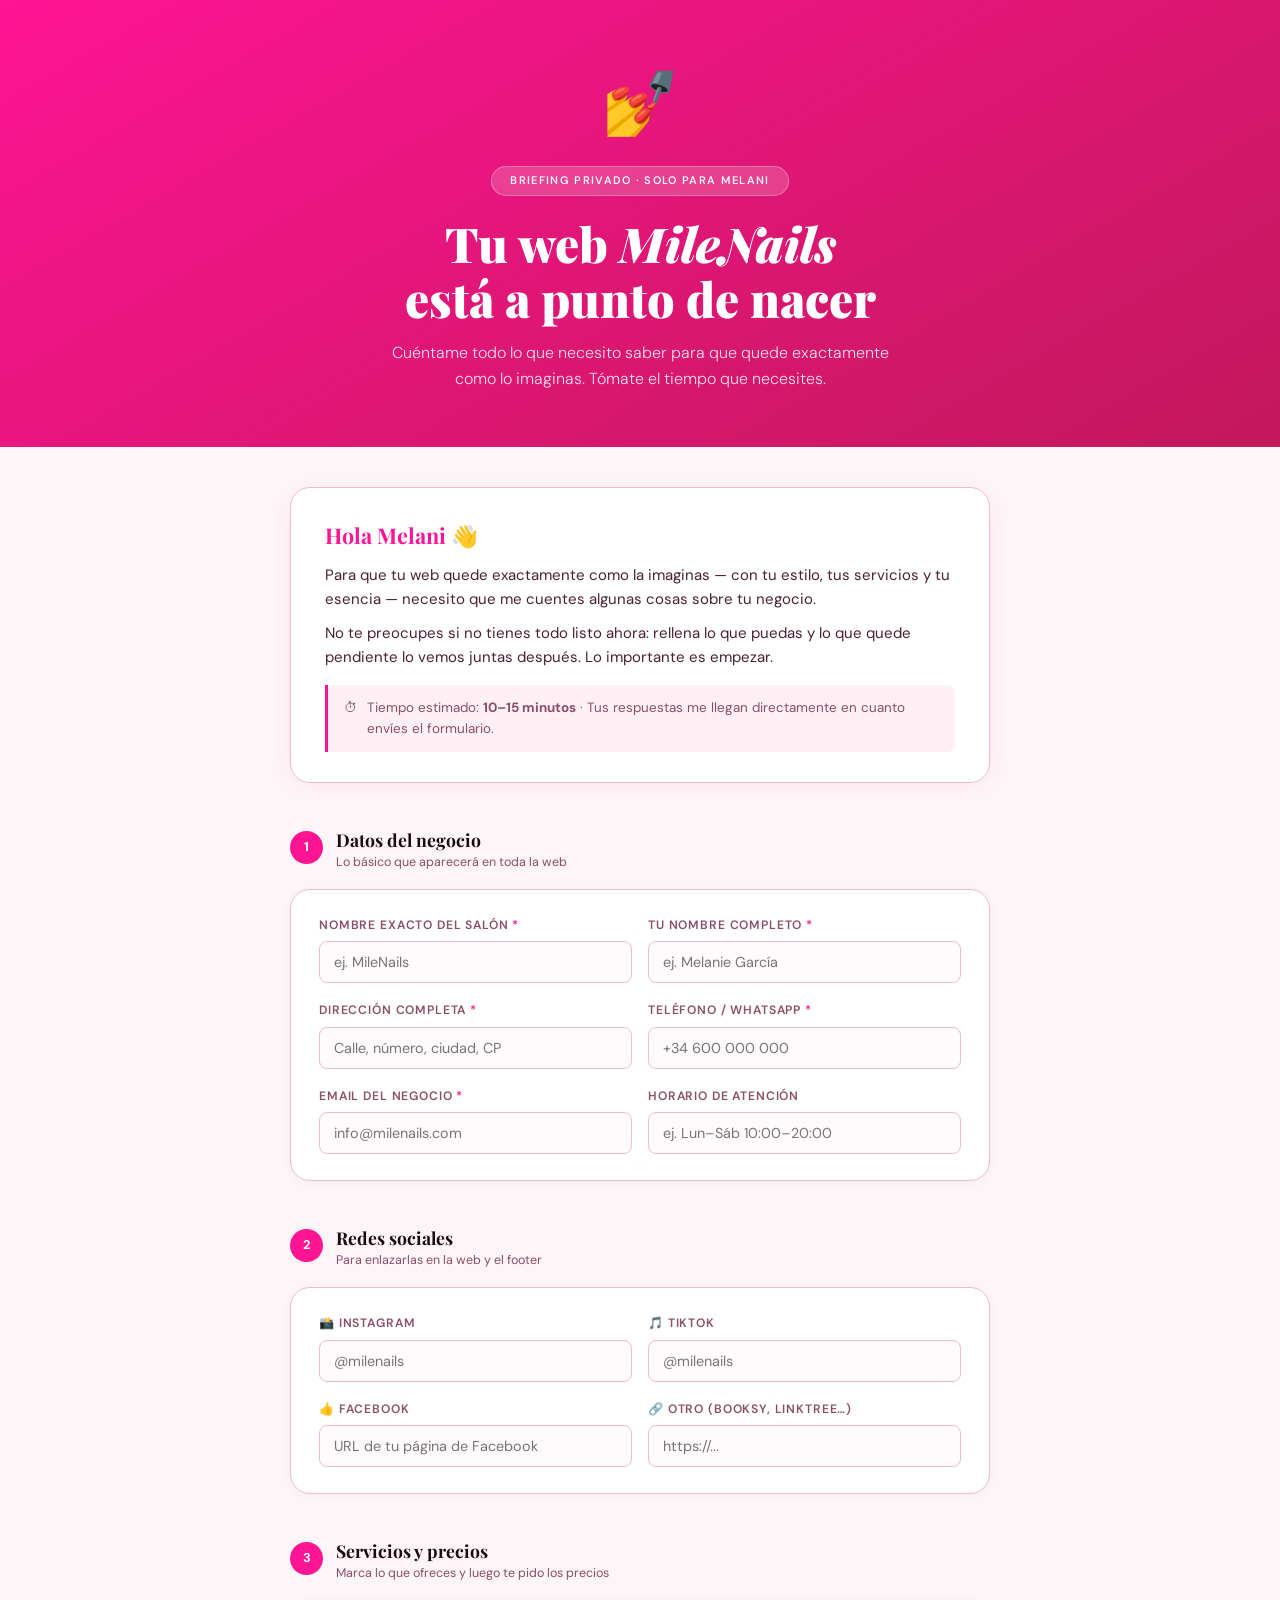
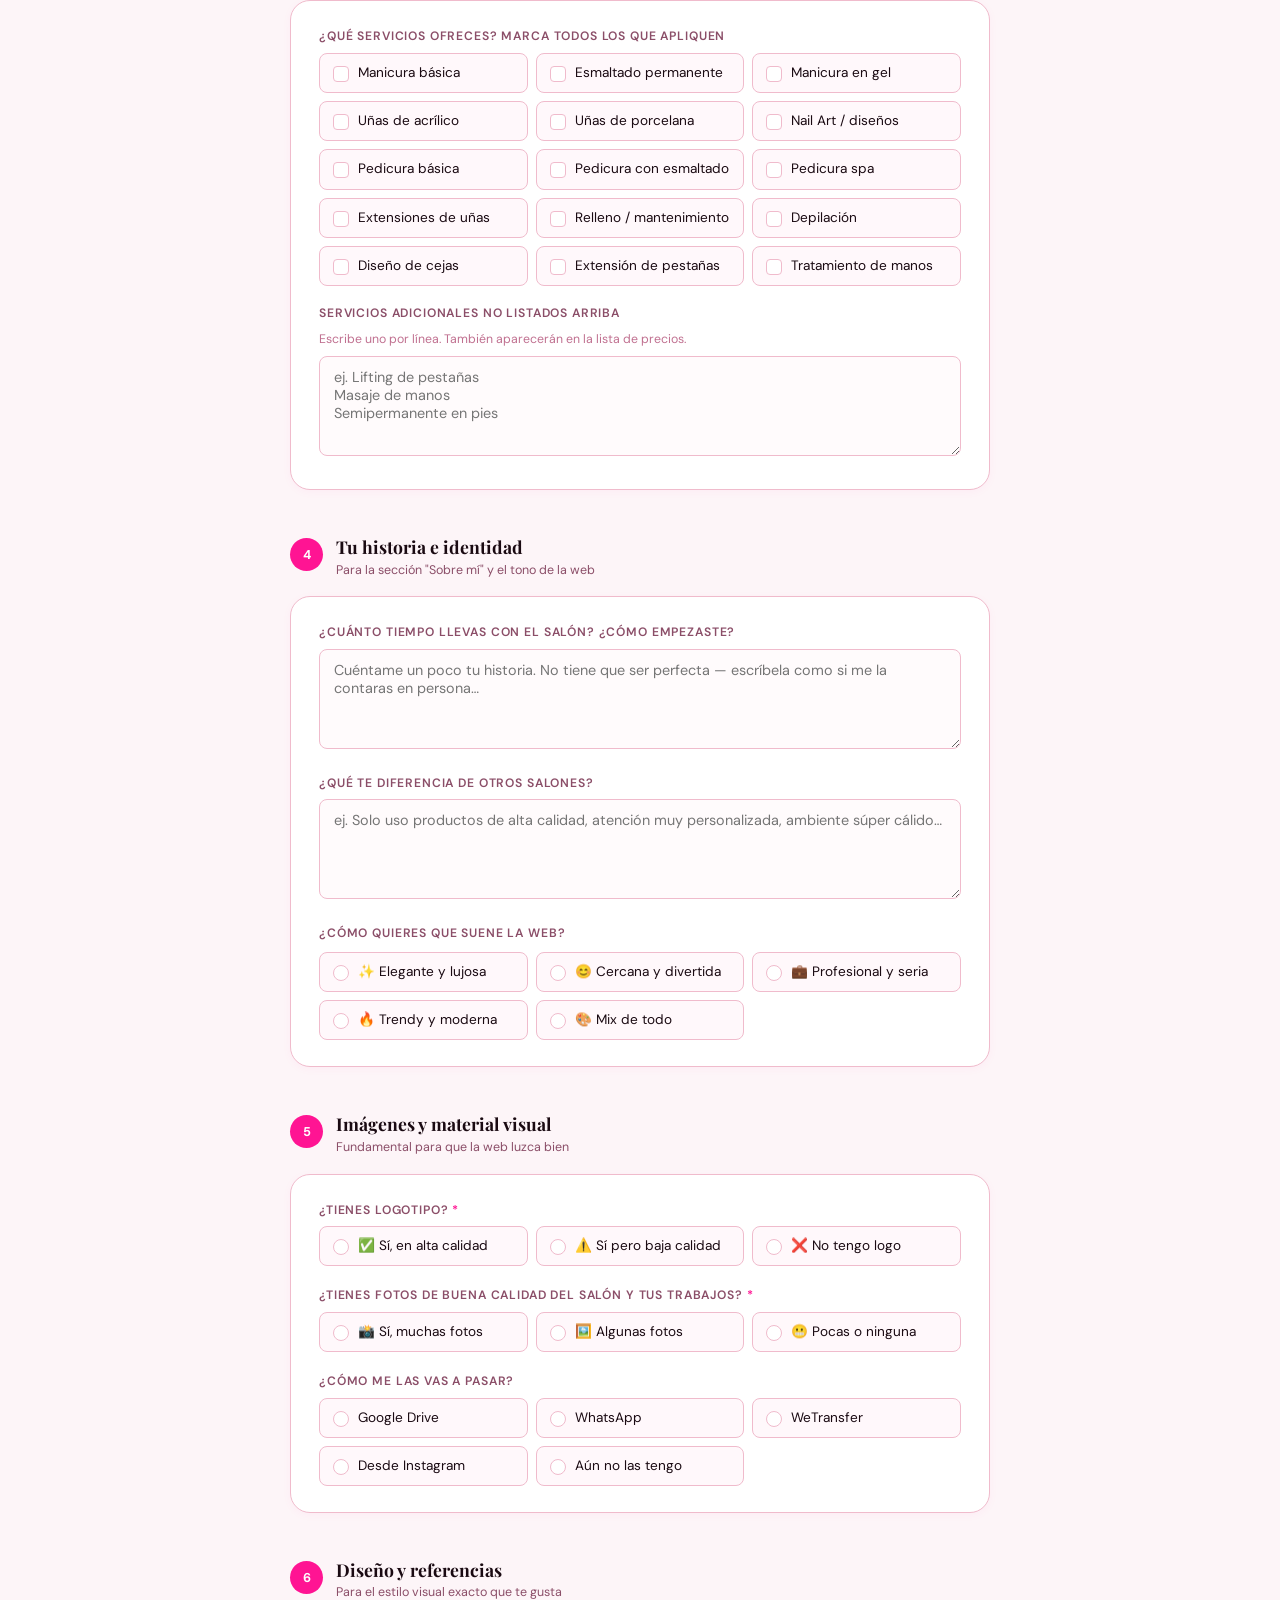
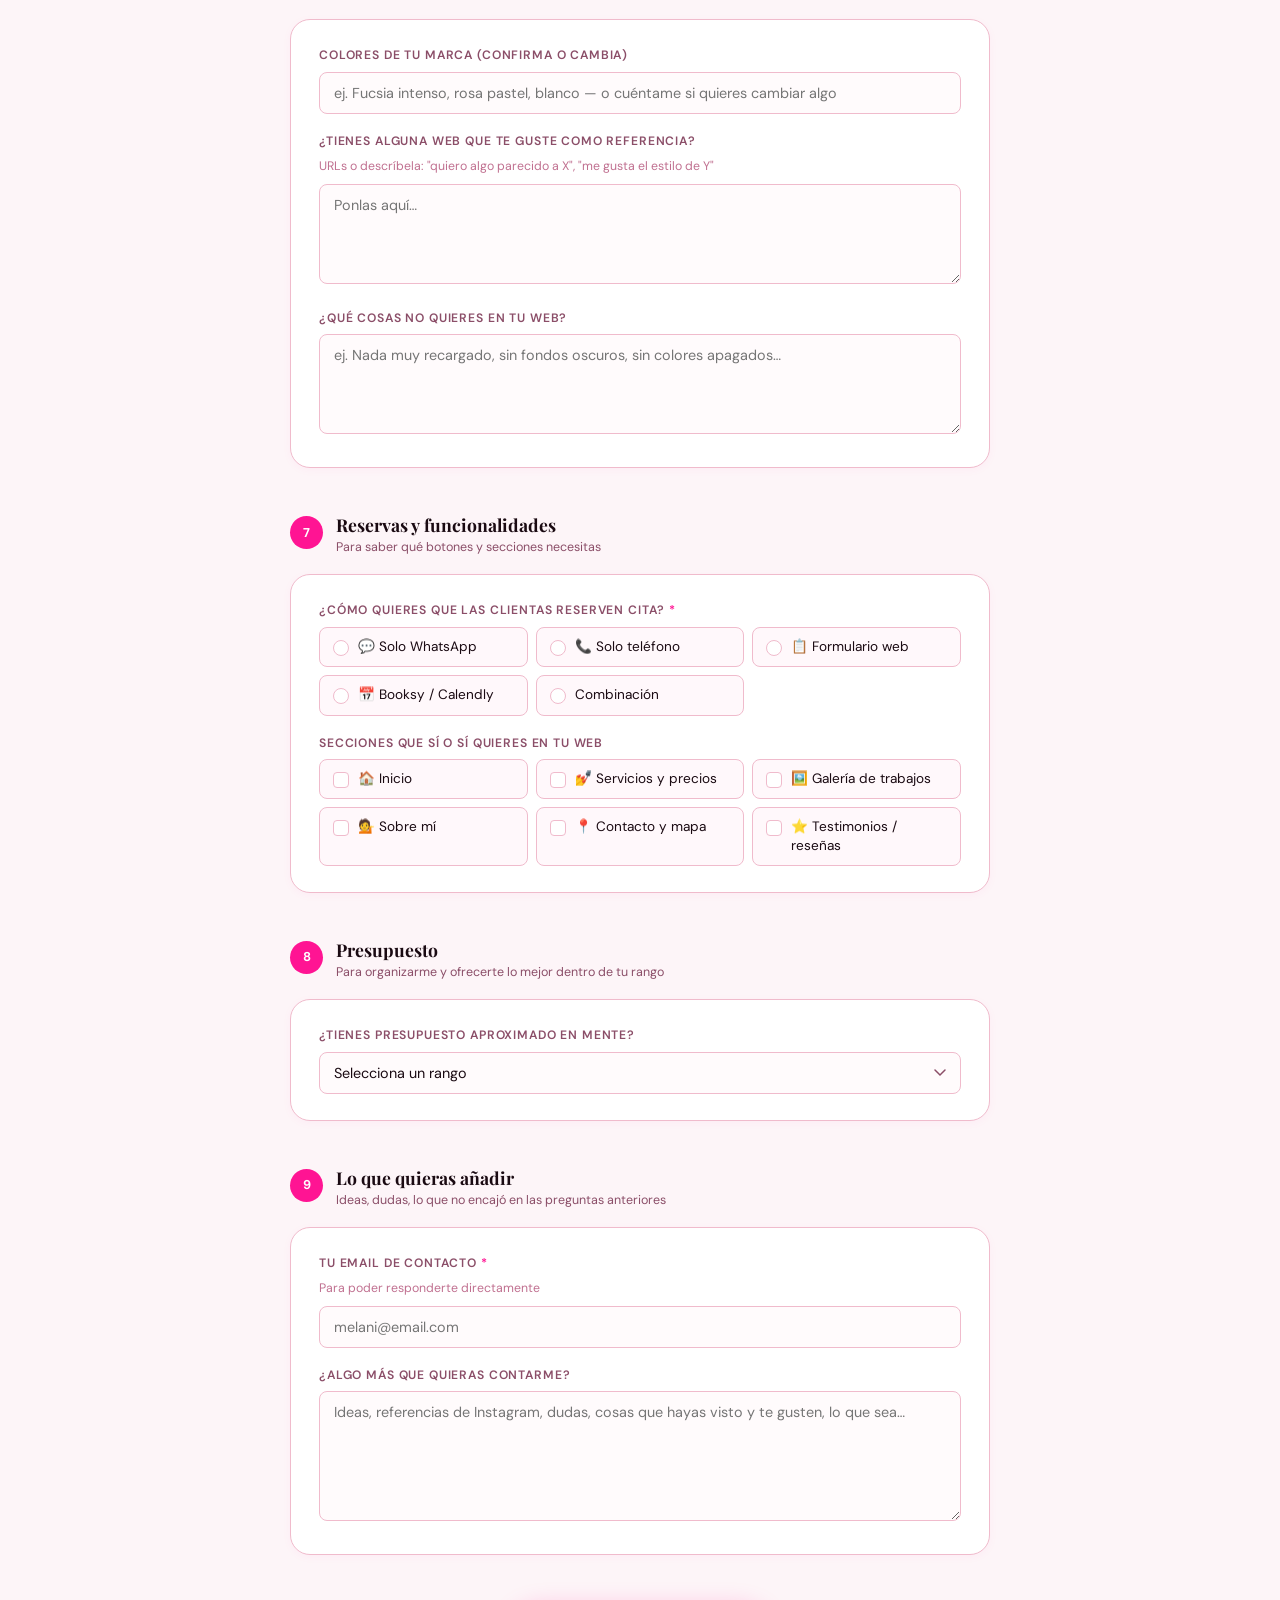
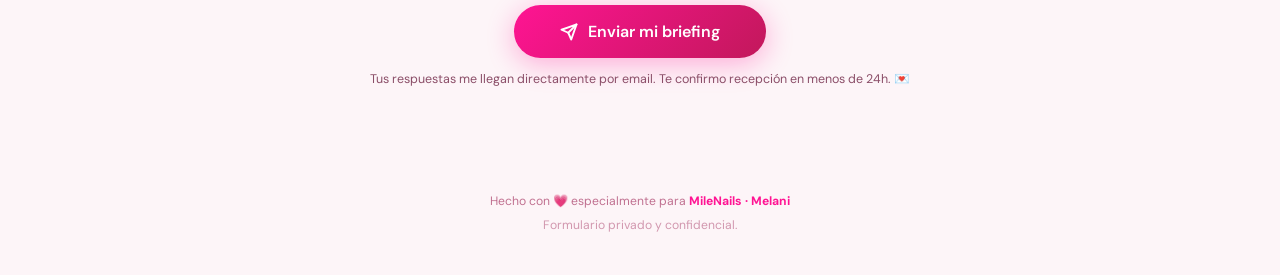
<file: formulario web.html>
<!DOCTYPE html>
<html lang="es">
<head>
<meta charset="UTF-8"/>
<meta name="viewport" content="width=device-width, initial-scale=1.0"/>
<title>MileNails · Tu Web 💅</title>
<link rel="preconnect" href="https://fonts.googleapis.com"/>
<link href="https://fonts.googleapis.com/css2?family=Playfair+Display:ital,wght@0,700;0,900;1,700&family=DM+Sans:wght@300;400;500;600&display=swap" rel="stylesheet"/>
<style>
*, *::before, *::after { box-sizing: border-box; margin: 0; padding: 0; }

:root {
  --hot: #FF1493;
  --hot2: #C2185B;
  --pale: #FFF0F5;
  --white: #FFFFFF;
  --dark: #1A0A12;
  --muted: #8B4E68;
  --border: #F0BBCC;
  --bg: #FDF5F8;
  --r-lg: 20px;
  --r-md: 12px;
  --r-sm: 8px;
}

body {
  font-family: 'DM Sans', sans-serif;
  background: var(--bg);
  color: var(--dark);
  line-height: 1.6;
  font-size: 15px;
}

/* ── HEADER ── */
.hdr {
  background: linear-gradient(150deg, var(--hot) 0%, var(--hot2) 100%);
  padding: 56px 24px 56px;
  text-align: center;
}
.hdr-emoji { font-size: 60px; display: block; margin-bottom: 14px; }
.hdr-tag {
  display: inline-block;
  background: rgba(255,255,255,.18);
  color: rgba(255,255,255,.95);
  font-size: 11px;
  font-weight: 600;
  letter-spacing: .12em;
  text-transform: uppercase;
  padding: 5px 18px;
  border-radius: 50px;
  border: 1px solid rgba(255,255,255,.3);
  margin-bottom: 20px;
}
.hdr h1 {
  font-family: 'Playfair Display', serif;
  font-size: clamp(1.9rem, 5vw, 3rem);
  font-weight: 900;
  color: #fff;
  line-height: 1.15;
  margin-bottom: 14px;
}
.hdr h1 em { font-style: italic; }
.hdr p {
  color: rgba(255,255,255,.85);
  font-size: clamp(.9rem, 2vw, 1rem);
  font-weight: 300;
  max-width: 520px;
  margin: 0 auto;
}

/* ── MAIN ── */
.wrap {
  max-width: 740px;
  margin: 0 auto;
  padding: 40px 20px 80px;
}

/* ── INTRO CARD ── */
.intro-card {
  background: var(--white);
  border: 1.5px solid var(--border);
  border-radius: var(--r-lg);
  padding: 30px 34px;
  margin-bottom: 44px;
  box-shadow: 0 4px 20px rgba(255,20,147,.06);
}
.intro-card h2 {
  font-family: 'Playfair Display', serif;
  font-size: 1.35rem;
  color: var(--hot);
  margin-bottom: 10px;
}
.intro-card p { color: #4a2035; margin-bottom: 10px; }
.intro-card p:last-of-type { margin-bottom: 0; }
.intro-note {
  display: flex;
  gap: 10px;
  background: var(--pale);
  border-left: 3px solid var(--hot);
  border-radius: 0 var(--r-sm) var(--r-sm) 0;
  padding: 12px 16px;
  margin-top: 16px;
  font-size: .84rem;
  color: var(--muted);
}

/* ── SECTION HEADINGS ── */
.sec {
  display: flex;
  align-items: flex-start;
  gap: 13px;
  margin: 46px 0 16px;
}
.sec-n {
  width: 33px;
  height: 33px;
  min-width: 33px;
  background: var(--hot);
  color: #fff;
  font-size: .8rem;
  font-weight: 700;
  border-radius: 50%;
  display: flex;
  align-items: center;
  justify-content: center;
  margin-top: 2px;
  flex-shrink: 0;
}
.sec-t h3 {
  font-family: 'Playfair Display', serif;
  font-size: 1.1rem;
  font-weight: 700;
  color: var(--dark);
  line-height: 1.2;
}
.sec-t p { font-size: .78rem; color: var(--muted); margin-top: 3px; }

/* ── FIELD CARD ── */
.fc {
  background: var(--white);
  border: 1.5px solid var(--border);
  border-radius: var(--r-lg);
  padding: 26px 28px;
  margin-bottom: 8px;
  box-shadow: 0 2px 10px rgba(255,20,147,.04);
}
.fc:focus-within { border-color: #FF69B4; }

/* ── LABELS ── */
.lbl {
  display: block;
  font-size: .76rem;
  font-weight: 600;
  color: var(--muted);
  text-transform: uppercase;
  letter-spacing: .07em;
  margin-bottom: 6px;
}
.lbl .r { color: var(--hot); }
.hint {
  display: block;
  font-size: .77rem;
  color: #c07090;
  font-weight: 400;
  margin-bottom: 7px;
}

/* ── INPUTS ── */
input[type="text"],
input[type="email"],
input[type="tel"],
input[type="url"],
select,
textarea {
  width: 100%;
  padding: 11px 14px;
  border: 1.5px solid var(--border);
  border-radius: var(--r-sm);
  font-family: 'DM Sans', sans-serif;
  font-size: .9rem;
  color: var(--dark);
  background: #FFFBFC;
  outline: none;
  appearance: none;
  -webkit-appearance: none;
  transition: border-color .18s, box-shadow .18s;
}
input:focus, select:focus, textarea:focus {
  border-color: var(--hot);
  box-shadow: 0 0 0 3px rgba(255,20,147,.09);
  background: #fff;
}
textarea { resize: vertical; min-height: 100px; }
select {
  cursor: pointer;
  background-image: url("data:image/svg+xml,%3Csvg xmlns='http://www.w3.org/2000/svg' width='12' height='8' viewBox='0 0 12 8'%3E%3Cpath d='M1 1l5 5 5-5' stroke='%238B4E68' stroke-width='1.5' fill='none' stroke-linecap='round'/%3E%3C/svg%3E");
  background-repeat: no-repeat;
  background-position: right 14px center;
  padding-right: 38px;
}

/* ── 2-COL GRID ── */
.gr2 {
  display: grid;
  grid-template-columns: 1fr 1fr;
  gap: 16px;
}
@media (max-width: 540px) {
  .gr2 { grid-template-columns: 1fr; }
  .fc { padding: 20px 18px; }
  .intro-card { padding: 22px 18px; }
  .opts { grid-template-columns: 1fr !important; }
}

/* ── SPACER ── */
.sp { margin-bottom: 18px; }

/* ── OPTIONS (checkbox / radio) ── */
.opts {
  display: grid;
  grid-template-columns: repeat(auto-fill, minmax(185px, 1fr));
  gap: 8px;
  margin-top: 6px;
}
.opt {
  display: flex;
  align-items: flex-start;
  gap: 9px;
  padding: 10px 13px;
  background: #FFF8FB;
  border: 1.5px solid var(--border);
  border-radius: var(--r-sm);
  cursor: pointer;
  font-size: .85rem;
  color: var(--dark);
  line-height: 1.35;
  transition: border-color .15s, background .15s;
  user-select: none;
}
.opt input[type="checkbox"],
.opt input[type="radio"] {
  appearance: none;
  -webkit-appearance: none;
  width: 16px;
  height: 16px;
  min-width: 16px;
  flex-shrink: 0;
  border: 1.5px solid var(--border);
  border-radius: 4px;
  margin-top: 2px;
  cursor: pointer;
  position: relative;
  background: #fff;
  transition: background .15s, border-color .15s;
}
.opt input[type="radio"] { border-radius: 50%; }
.opt input[type="checkbox"]:checked {
  background: var(--hot);
  border-color: var(--hot);
}
.opt input[type="checkbox"]:checked::after {
  content: '';
  position: absolute;
  left: 3px; top: 1px;
  width: 7px; height: 4px;
  border-left: 2px solid #fff;
  border-bottom: 2px solid #fff;
  transform: rotate(-45deg);
}
.opt input[type="radio"]:checked {
  background: var(--hot);
  border-color: var(--hot);
}
.opt input[type="radio"]:checked::after {
  content: '';
  position: absolute;
  left: 4px; top: 4px;
  width: 6px; height: 6px;
  border-radius: 50%;
  background: #fff;
}
.opt.on { border-color: var(--hot); background: var(--pale); }

/* ── DYNAMIC PRICING SECTION ── */
#pricing-wrap {
  display: none;
  margin-top: 16px;
}
#pricing-wrap.show { display: block; }

.pricing-card {
  background: var(--white);
  border: 2px solid var(--hot);
  border-radius: var(--r-lg);
  overflow: hidden;
  box-shadow: 0 4px 20px rgba(255,20,147,.1);
}
.pricing-card-head {
  background: linear-gradient(135deg, var(--hot), var(--hot2));
  padding: 16px 24px;
  display: flex;
  align-items: center;
  gap: 12px;
}
.pricing-card-head .icon { font-size: 1.4rem; }
.pricing-card-head h4 {
  font-family: 'Playfair Display', serif;
  font-size: 1rem;
  font-weight: 700;
  color: #fff;
  line-height: 1.2;
}
.pricing-card-head p { font-size: .78rem; color: rgba(255,255,255,.8); margin-top: 2px; }
.pricing-card-body { padding: 22px 24px; }
.price-hint {
  font-size: .82rem;
  color: var(--muted);
  background: var(--pale);
  border-radius: var(--r-sm);
  padding: 10px 14px;
  margin-bottom: 18px;
}
.price-row {
  display: flex;
  align-items: center;
  gap: 14px;
  padding: 10px 0;
  border-bottom: 1px solid #F5E0EC;
}
.price-row:last-child { border-bottom: none; }
.price-svc {
  flex: 1;
  font-size: .9rem;
  color: var(--dark);
  font-weight: 500;
}
.price-inp {
  width: 120px;
  flex-shrink: 0;
  text-align: center;
  padding: 8px 10px !important;
}
.pricing-promo {
  border-top: 1px solid var(--border);
  margin-top: 18px;
  padding-top: 18px;
}

/* ── SUBMIT ── */
.submit-area { text-align: center; margin-top: 50px; }
.btn-send {
  display: inline-flex;
  align-items: center;
  gap: 10px;
  background: linear-gradient(135deg, var(--hot), var(--hot2));
  color: #fff;
  font-family: 'DM Sans', sans-serif;
  font-size: 1rem;
  font-weight: 600;
  padding: 16px 46px;
  border: none;
  border-radius: 50px;
  cursor: pointer;
  box-shadow: 0 6px 28px rgba(255,20,147,.32);
  transition: transform .2s, box-shadow .2s;
}
.btn-send:hover { transform: translateY(-2px); box-shadow: 0 10px 36px rgba(255,20,147,.42); }
.btn-send:active { transform: none; }
.btn-send:disabled { opacity: .6; cursor: not-allowed; transform: none; box-shadow: none; }
.send-note { font-size: .78rem; color: var(--muted); margin-top: 12px; }

/* ── SUCCESS ── */
#success-msg {
  display: none;
  text-align: center;
  background: var(--white);
  border: 1.5px solid var(--border);
  border-radius: var(--r-lg);
  padding: 60px 30px;
  margin-top: 20px;
}
#success-msg .big { font-size: 60px; display: block; margin-bottom: 12px; }
#success-msg h2 { font-family: 'Playfair Display', serif; font-size: 1.8rem; color: var(--hot); margin-bottom: 10px; }
#success-msg p { color: var(--muted); }

/* ── FOOTER ── */
footer {
  text-align: center;
  padding: 22px 20px 40px;
  font-size: .76rem;
  color: #c07090;
}
footer strong { color: var(--hot); }
</style>
</head>
<body>

<header class="hdr">
  <span class="hdr-emoji">💅</span>
  <div class="hdr-tag">Briefing Privado · Solo para Melani</div>
  <h1>Tu web <em>MileNails</em><br/>está a punto de nacer</h1>
  <p>Cuéntame todo lo que necesito saber para que quede exactamente como lo imaginas. Tómate el tiempo que necesites.</p>
</header>

<div class="wrap">

  <div class="intro-card">
    <h2>Hola Melani 👋</h2>
    <p>Para que tu web quede exactamente como la imaginas — con tu estilo, tus servicios y tu esencia — necesito que me cuentes algunas cosas sobre tu negocio.</p>
    <p>No te preocupes si no tienes todo listo ahora: rellena lo que puedas y lo que quede pendiente lo vemos juntas después. Lo importante es empezar.</p>
    <div class="intro-note">
      <span>⏱</span>
      <span>Tiempo estimado: <strong>10–15 minutos</strong> · Tus respuestas me llegan directamente en cuanto envíes el formulario.</span>
    </div>
  </div>

  <form id="form" action="https://formspree.io/f/xzdwwpbl" method="POST">
    <input type="hidden" name="_subject" value="🌸 Briefing MileNails — Melani"/>

    <!-- ══ 1. DATOS ══ -->
    <div class="sec">
      <div class="sec-n">1</div>
      <div class="sec-t"><h3>Datos del negocio</h3><p>Lo básico que aparecerá en toda la web</p></div>
    </div>
    <div class="fc">
      <div class="gr2">
        <div>
          <label class="lbl">Nombre exacto del salón <span class="r">*</span></label>
          <input type="text" name="nombre_salon" placeholder="ej. MileNails" required/>
        </div>
        <div>
          <label class="lbl">Tu nombre completo <span class="r">*</span></label>
          <input type="text" name="nombre_propietaria" placeholder="ej. Melanie García" required/>
        </div>
      </div>
      <div class="sp"></div>
      <div class="gr2">
        <div>
          <label class="lbl">Dirección completa <span class="r">*</span></label>
          <input type="text" name="direccion" placeholder="Calle, número, ciudad, CP" required/>
        </div>
        <div>
          <label class="lbl">Teléfono / WhatsApp <span class="r">*</span></label>
          <input type="tel" name="telefono" placeholder="+34 600 000 000" required/>
        </div>
      </div>
      <div class="sp"></div>
      <div class="gr2">
        <div>
          <label class="lbl">Email del negocio <span class="r">*</span></label>
          <input type="email" name="email_negocio" placeholder="info@milenails.com" required/>
        </div>
        <div>
          <label class="lbl">Horario de atención</label>
          <input type="text" name="horario" placeholder="ej. Lun–Sáb 10:00–20:00"/>
        </div>
      </div>
    </div>

    <!-- ══ 2. REDES ══ -->
    <div class="sec">
      <div class="sec-n">2</div>
      <div class="sec-t"><h3>Redes sociales</h3><p>Para enlazarlas en la web y el footer</p></div>
    </div>
    <div class="fc">
      <div class="gr2">
        <div>
          <label class="lbl">📸 Instagram</label>
          <input type="text" name="instagram" placeholder="@milenails"/>
        </div>
        <div>
          <label class="lbl">🎵 TikTok</label>
          <input type="text" name="tiktok" placeholder="@milenails"/>
        </div>
      </div>
      <div class="sp"></div>
      <div class="gr2">
        <div>
          <label class="lbl">👍 Facebook</label>
          <input type="text" name="facebook" placeholder="URL de tu página de Facebook"/>
        </div>
        <div>
          <label class="lbl">🔗 Otro (Booksy, Linktree…)</label>
          <input type="url" name="otro_link" placeholder="https://..."/>
        </div>
      </div>
    </div>

    <!-- ══ 3. SERVICIOS ══ -->
    <div class="sec">
      <div class="sec-n">3</div>
      <div class="sec-t"><h3>Servicios y precios</h3><p>Marca lo que ofreces y luego te pido los precios</p></div>
    </div>
    <div class="fc">
      <label class="lbl">¿Qué servicios ofreces? Marca todos los que apliquen</label>
      <div class="opts" id="svc-grid">
        <label class="opt"><input type="checkbox" class="sc" value="Manicura básica"/>Manicura básica</label>
        <label class="opt"><input type="checkbox" class="sc" value="Esmaltado permanente"/>Esmaltado permanente</label>
        <label class="opt"><input type="checkbox" class="sc" value="Manicura en gel"/>Manicura en gel</label>
        <label class="opt"><input type="checkbox" class="sc" value="Uñas de acrílico"/>Uñas de acrílico</label>
        <label class="opt"><input type="checkbox" class="sc" value="Uñas de porcelana"/>Uñas de porcelana</label>
        <label class="opt"><input type="checkbox" class="sc" value="Nail Art / diseños"/>Nail Art / diseños</label>
        <label class="opt"><input type="checkbox" class="sc" value="Pedicura básica"/>Pedicura básica</label>
        <label class="opt"><input type="checkbox" class="sc" value="Pedicura con esmaltado"/>Pedicura con esmaltado</label>
        <label class="opt"><input type="checkbox" class="sc" value="Pedicura spa"/>Pedicura spa</label>
        <label class="opt"><input type="checkbox" class="sc" value="Extensiones de uñas"/>Extensiones de uñas</label>
        <label class="opt"><input type="checkbox" class="sc" value="Relleno / mantenimiento"/>Relleno / mantenimiento</label>
        <label class="opt"><input type="checkbox" class="sc" value="Depilación"/>Depilación</label>
        <label class="opt"><input type="checkbox" class="sc" value="Diseño de cejas"/>Diseño de cejas</label>
        <label class="opt"><input type="checkbox" class="sc" value="Extensión de pestañas"/>Extensión de pestañas</label>
        <label class="opt"><input type="checkbox" class="sc" value="Tratamiento de manos"/>Tratamiento de manos</label>
      </div>
      <div class="sp"></div>
      <label class="lbl">Servicios adicionales no listados arriba</label>
      <span class="hint">Escribe uno por línea. También aparecerán en la lista de precios.</span>
      <textarea id="extra-svc" placeholder="ej. Lifting de pestañas&#10;Masaje de manos&#10;Semipermanente en pies"></textarea>
    </div>

    <!-- ══ PRECIOS DINÁMICOS ══ -->
    <div id="pricing-wrap">
      <div class="pricing-card">
        <div class="pricing-card-head">
          <span class="icon">💰</span>
          <div>
            <h4>Ahora dime los precios</h4>
            <p>Los servicios que has marcado aparecen aquí — solo añade el precio de cada uno</p>
          </div>
        </div>
        <div class="pricing-card-body">
          <div class="price-hint">
            💡 Si alguno tiene rango de precios escríbelo así: <strong>20€ – 35€</strong> &nbsp;|&nbsp; Si cobra por uña puedes poner: <strong>desde 5€/uña</strong>
          </div>
          <div id="price-rows"></div>
          <div class="pricing-promo">
            <label class="lbl">¿Tienes packs, bonos o promociones especiales?</label>
            <span class="hint">Opcional — si tienes alguna oferta que quieras destacar en la web</span>
            <textarea name="promociones" placeholder="ej. Pack manicura + pedicura → 40€ · Bono 5 sesiones con 10% dto · Primera visita con descuento…"></textarea>
          </div>
        </div>
      </div>
    </div>

    <!-- ══ 4. IDENTIDAD ══ -->
    <div class="sec">
      <div class="sec-n">4</div>
      <div class="sec-t"><h3>Tu historia e identidad</h3><p>Para la sección "Sobre mí" y el tono de la web</p></div>
    </div>
    <div class="fc">
      <label class="lbl">¿Cuánto tiempo llevas con el salón? ¿Cómo empezaste?</label>
      <textarea name="historia" placeholder="Cuéntame un poco tu historia. No tiene que ser perfecta — escríbela como si me la contaras en persona…"></textarea>
      <div class="sp"></div>
      <label class="lbl">¿Qué te diferencia de otros salones?</label>
      <textarea name="diferenciador" placeholder="ej. Solo uso productos de alta calidad, atención muy personalizada, ambiente súper cálido…"></textarea>
      <div class="sp"></div>
      <label class="lbl">¿Cómo quieres que suene la web?</label>
      <div class="opts" style="grid-template-columns: repeat(auto-fill, minmax(155px, 1fr)); margin-top:8px">
        <label class="opt"><input type="radio" name="tono" value="Elegante y lujosa"/>✨ Elegante y lujosa</label>
        <label class="opt"><input type="radio" name="tono" value="Cercana y divertida"/>😊 Cercana y divertida</label>
        <label class="opt"><input type="radio" name="tono" value="Profesional y seria"/>💼 Profesional y seria</label>
        <label class="opt"><input type="radio" name="tono" value="Trendy y moderna"/>🔥 Trendy y moderna</label>
        <label class="opt"><input type="radio" name="tono" value="Mix de todo"/>🎨 Mix de todo</label>
      </div>
    </div>

    <!-- ══ 5. IMÁGENES ══ -->
    <div class="sec">
      <div class="sec-n">5</div>
      <div class="sec-t"><h3>Imágenes y material visual</h3><p>Fundamental para que la web luzca bien</p></div>
    </div>
    <div class="fc">
      <label class="lbl">¿Tienes logotipo? <span class="r">*</span></label>
      <div class="opts" style="grid-template-columns: repeat(auto-fill, minmax(200px, 1fr)); margin-bottom: 20px">
        <label class="opt"><input type="radio" name="tiene_logo" value="Sí, en alta calidad"/>✅ Sí, en alta calidad</label>
        <label class="opt"><input type="radio" name="tiene_logo" value="Sí pero baja calidad"/>⚠️ Sí pero baja calidad</label>
        <label class="opt"><input type="radio" name="tiene_logo" value="No tengo logo"/>❌ No tengo logo</label>
      </div>
      <label class="lbl">¿Tienes fotos de buena calidad del salón y tus trabajos? <span class="r">*</span></label>
      <div class="opts" style="grid-template-columns: repeat(auto-fill, minmax(200px, 1fr)); margin-bottom: 20px">
        <label class="opt"><input type="radio" name="tiene_fotos" value="Sí, muchas fotos"/>📸 Sí, muchas fotos</label>
        <label class="opt"><input type="radio" name="tiene_fotos" value="Algunas fotos"/>🖼️ Algunas fotos</label>
        <label class="opt"><input type="radio" name="tiene_fotos" value="Pocas o ninguna"/>😬 Pocas o ninguna</label>
      </div>
      <label class="lbl">¿Cómo me las vas a pasar?</label>
      <div class="opts" style="grid-template-columns: repeat(auto-fill, minmax(160px, 1fr))">
        <label class="opt"><input type="radio" name="entrega_fotos" value="Google Drive"/>Google Drive</label>
        <label class="opt"><input type="radio" name="entrega_fotos" value="WhatsApp"/>WhatsApp</label>
        <label class="opt"><input type="radio" name="entrega_fotos" value="WeTransfer"/>WeTransfer</label>
        <label class="opt"><input type="radio" name="entrega_fotos" value="Desde Instagram"/>Desde Instagram</label>
        <label class="opt"><input type="radio" name="entrega_fotos" value="Aún no las tengo"/>Aún no las tengo</label>
      </div>
    </div>

    <!-- ══ 6. DISEÑO ══ -->
    <div class="sec">
      <div class="sec-n">6</div>
      <div class="sec-t"><h3>Diseño y referencias</h3><p>Para el estilo visual exacto que te gusta</p></div>
    </div>
    <div class="fc">
      <label class="lbl">Colores de tu marca (confirma o cambia)</label>
      <input type="text" name="colores" placeholder="ej. Fucsia intenso, rosa pastel, blanco — o cuéntame si quieres cambiar algo"/>
      <div class="sp"></div>
      <label class="lbl">¿Tienes alguna web que te guste como referencia?</label>
      <span class="hint">URLs o descríbela: "quiero algo parecido a X", "me gusta el estilo de Y"</span>
      <textarea name="referencias" placeholder="Ponlas aquí…"></textarea>
      <div class="sp"></div>
      <label class="lbl">¿Qué cosas NO quieres en tu web?</label>
      <textarea name="no_quiero" placeholder="ej. Nada muy recargado, sin fondos oscuros, sin colores apagados…"></textarea>
    </div>

    <!-- ══ 7. RESERVAS ══ -->
    <div class="sec">
      <div class="sec-n">7</div>
      <div class="sec-t"><h3>Reservas y funcionalidades</h3><p>Para saber qué botones y secciones necesitas</p></div>
    </div>
    <div class="fc">
      <label class="lbl">¿Cómo quieres que las clientas reserven cita? <span class="r">*</span></label>
      <div class="opts">
        <label class="opt"><input type="radio" name="reservas" value="Solo WhatsApp"/>💬 Solo WhatsApp</label>
        <label class="opt"><input type="radio" name="reservas" value="Solo teléfono"/>📞 Solo teléfono</label>
        <label class="opt"><input type="radio" name="reservas" value="Formulario en la web"/>📋 Formulario web</label>
        <label class="opt"><input type="radio" name="reservas" value="Booksy o Calendly"/>📅 Booksy / Calendly</label>
        <label class="opt"><input type="radio" name="reservas" value="Combinación"/>Combinación</label>
      </div>
      <div class="sp"></div>
      <label class="lbl">Secciones que sí o sí quieres en tu web</label>
      <div class="opts">
        <label class="opt"><input type="checkbox" name="paginas" value="Inicio"/>🏠 Inicio</label>
        <label class="opt"><input type="checkbox" name="paginas" value="Servicios y precios"/>💅 Servicios y precios</label>
        <label class="opt"><input type="checkbox" name="paginas" value="Galería de trabajos"/>🖼️ Galería de trabajos</label>
        <label class="opt"><input type="checkbox" name="paginas" value="Sobre mí"/>💁 Sobre mí</label>
        <label class="opt"><input type="checkbox" name="paginas" value="Contacto y mapa"/>📍 Contacto y mapa</label>
        <label class="opt"><input type="checkbox" name="paginas" value="Testimonios"/>⭐ Testimonios / reseñas</label>
      </div>
    </div>

    <!-- ══ 8. PRESUPUESTO ══ -->
    <div class="sec">
      <div class="sec-n">8</div>
      <div class="sec-t"><h3>Presupuesto</h3><p>Para organizarme y ofrecerte lo mejor dentro de tu rango</p></div>
    </div>
    <div class="fc">
      <label class="lbl">¿Tienes presupuesto aproximado en mente?</label>
      <select name="presupuesto">
        <option value="" disabled selected>Selecciona un rango</option>
        <option>Menos de 300€</option>
        <option>300€ – 600€</option>
        <option>600€ – 1.000€</option>
        <option>Más de 1.000€</option>
        <option>Aún no lo tengo claro</option>
      </select>
    </div>

    <!-- ══ 9. OBSERVACIONES ══ -->
    <div class="sec">
      <div class="sec-n">9</div>
      <div class="sec-t"><h3>Lo que quieras añadir</h3><p>Ideas, dudas, lo que no encajó en las preguntas anteriores</p></div>
    </div>
    <div class="fc">
      <label class="lbl">Tu email de contacto <span class="r">*</span></label>
      <span class="hint">Para poder responderte directamente</span>
      <input type="email" name="_replyto" placeholder="melani@email.com" required/>
      <div class="sp"></div>
      <label class="lbl">¿Algo más que quieras contarme?</label>
      <textarea name="observaciones" style="min-height:130px" placeholder="Ideas, referencias de Instagram, dudas, cosas que hayas visto y te gusten, lo que sea…"></textarea>
    </div>

    <!-- SUBMIT -->
    <div class="submit-area">
      <button type="submit" class="btn-send" id="sbtn">
        <svg width="18" height="18" viewBox="0 0 24 24" fill="none" stroke="currentColor" stroke-width="2.5" stroke-linecap="round" stroke-linejoin="round" aria-hidden="true"><line x1="22" y1="2" x2="11" y2="13"/><polygon points="22 2 15 22 11 13 2 9 22 2"/></svg>
        Enviar mi briefing
      </button>
      <p class="send-note">Tus respuestas me llegan directamente por email. Te confirmo recepción en menos de 24h. 💌</p>
    </div>
  </form>

  <div id="success-msg">
    <span class="big">🎉</span>
    <h2>¡Recibido, Melani!</h2>
    <p>Tu briefing ya está en mi bandeja. Me pongo a revisarlo y te escribo enseguida con los siguientes pasos. ¡Tu web MileNails está en marcha! 💅✨</p>
  </div>

</div>

<footer>
  <p>Hecho con 💗 especialmente para <strong>MileNails · Melani</strong></p>
  <p style="margin-top:4px;opacity:.7">Formulario privado y confidencial.</p>
</footer>

<script>
// ── Helper: escape HTML for dynamic content ──
function esc(s) {
  return s.replace(/&/g,'&amp;').replace(/</g,'&lt;').replace(/>/g,'&gt;').replace(/"/g,'&quot;');
}

// ── Checkbox / radio visual state ──
function bindOpts() {
  document.querySelectorAll('.opt').forEach(function(opt) {
    var inp = opt.querySelector('input');
    if (!inp) return;
    if (inp.checked) opt.classList.add('on');
    inp.addEventListener('change', function() {
      if (inp.type === 'radio') {
        document.querySelectorAll('input[name="' + inp.name + '"]').forEach(function(r) {
          var p = r.closest('.opt');
          if (p) p.classList.remove('on');
        });
      }
      opt.classList.toggle('on', inp.checked);
    });
  });
}

// ── Dynamic pricing ──
function getServices() {
  var list = [];
  document.querySelectorAll('.sc:checked').forEach(function(cb) {
    list.push(cb.value);
  });
  var extra = document.getElementById('extra-svc').value.trim();
  if (extra) {
    extra.split('\n').forEach(function(line) {
      var s = line.replace(/^[-•*]\s*/, '').trim();
      if (s.length > 1) list.push(s);
    });
  }
  return list;
}

function updatePricing() {
  var services = getServices();
  var wrap = document.getElementById('pricing-wrap');
  var rows = document.getElementById('price-rows');

  if (services.length === 0) {
    wrap.classList.remove('show');
    return;
  }
  wrap.classList.add('show');

  // Save current values
  var saved = {};
  rows.querySelectorAll('.price-row').forEach(function(row) {
    var inp = row.querySelector('input');
    if (inp && inp.value) saved[row.dataset.key] = inp.value;
  });

  // Rebuild
  rows.innerHTML = '';
  services.forEach(function(svc) {
    var key = svc;
    var row = document.createElement('div');
    row.className = 'price-row';
    row.dataset.key = key;
    var fName = 'precio_' + svc.replace(/[^a-zA-Z0-9áéíóúñüÁÉÍÓÚÑÜ]/g,'_');
    row.innerHTML =
      '<span class="price-svc">💅 ' + esc(svc) + '</span>' +
      '<input type="text" name="' + esc(fName) + '" class="price-inp" placeholder="ej. 20€" value="' + esc(saved[key] || '') + '"/>';
    rows.appendChild(row);
  });
}

// ── Form submit ──
document.getElementById('form').addEventListener('submit', async function(e) {
  e.preventDefault();
  var btn = document.getElementById('sbtn');
  btn.disabled = true;
  btn.innerHTML = '⏳ Enviando…';
  try {
    var res = await fetch(this.action, {
      method: 'POST',
      body: new FormData(this),
      headers: { 'Accept': 'application/json' }
    });
    if (res.ok) {
      this.style.display = 'none';
      var s = document.getElementById('success-msg');
      s.style.display = 'block';
      s.scrollIntoView({ behavior: 'smooth' });
    } else {
      btn.disabled = false;
      btn.innerHTML = '⚠️ Error — inténtalo de nuevo';
    }
  } catch(err) {
    btn.disabled = false;
    btn.innerHTML = '⚠️ Sin conexión — reintenta';
  }
});

// ── Init ──
document.addEventListener('DOMContentLoaded', function() {
  bindOpts();

  document.querySelectorAll('.sc').forEach(function(cb) {
    cb.addEventListener('change', updatePricing);
  });

  var timer;
  document.getElementById('extra-svc').addEventListener('input', function() {
    clearTimeout(timer);
    timer = setTimeout(updatePricing, 500);
  });
});
</script>
</body>
</html>
</file>
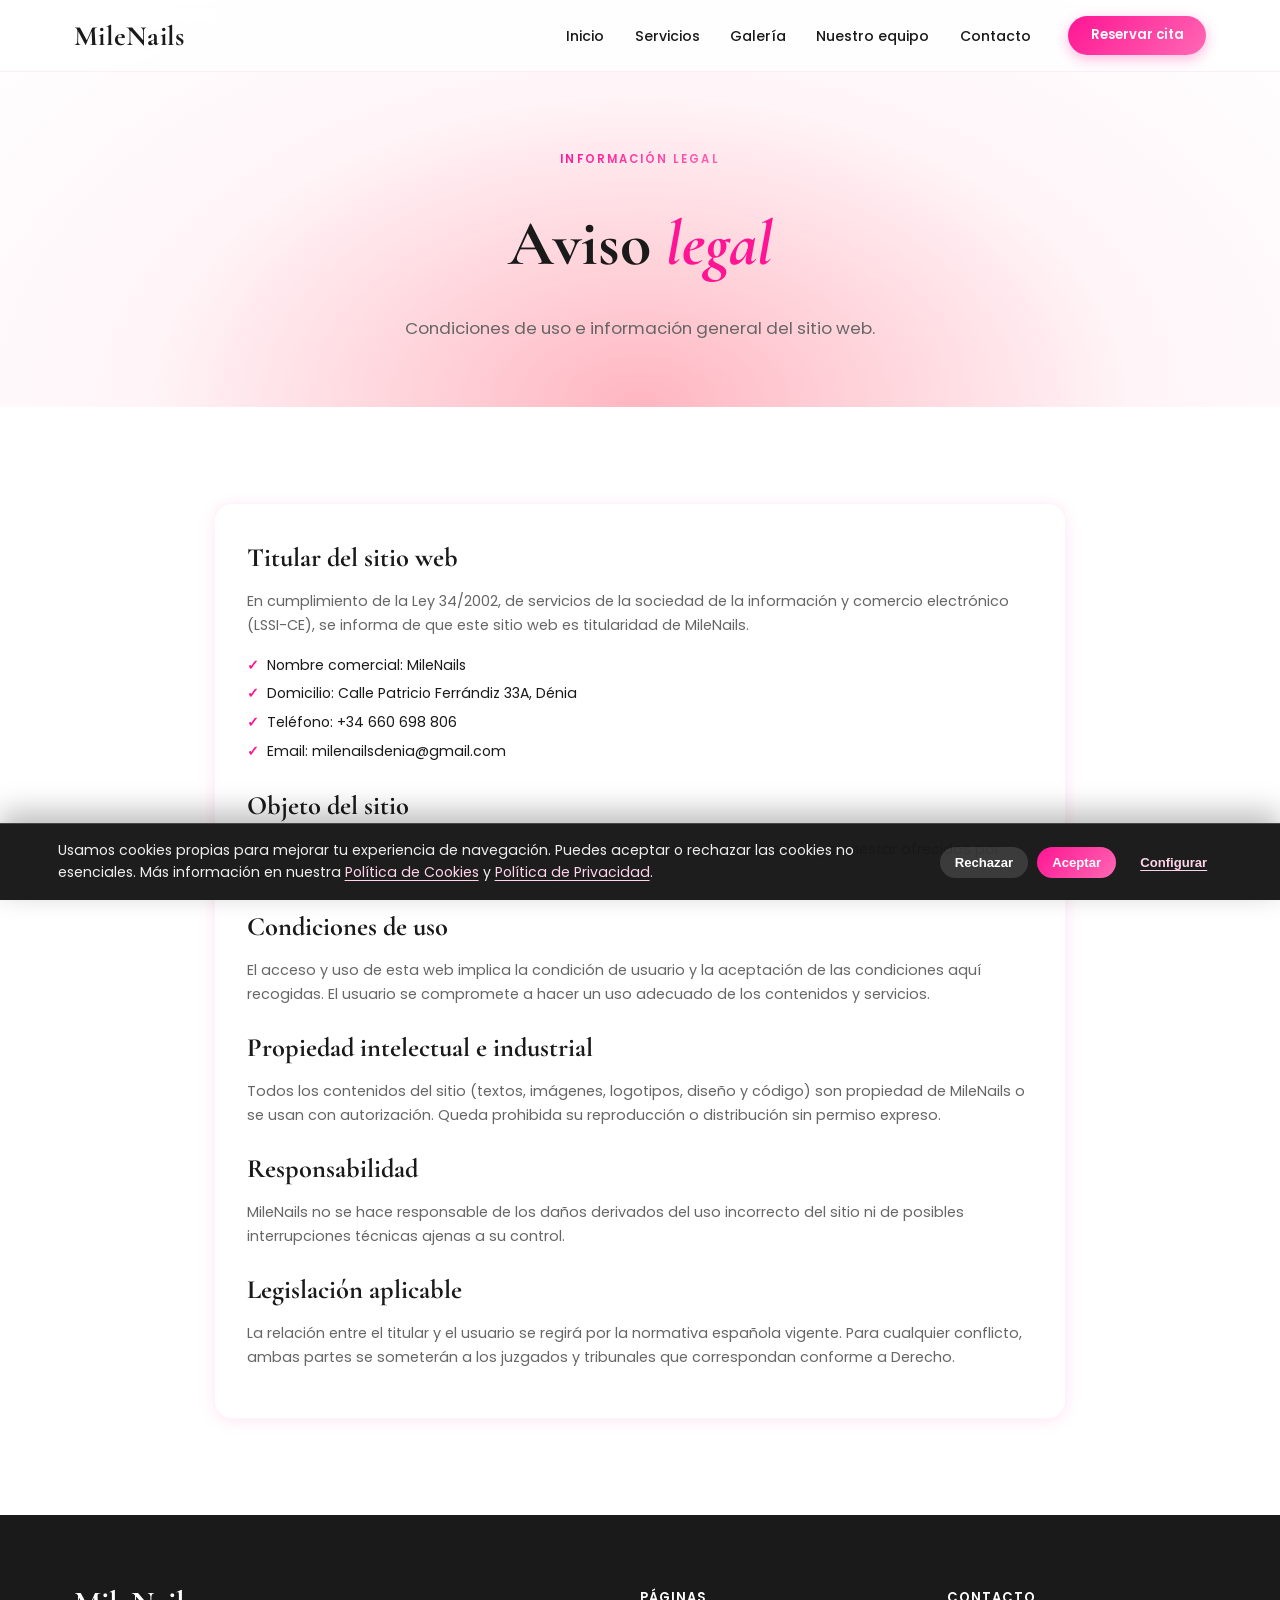
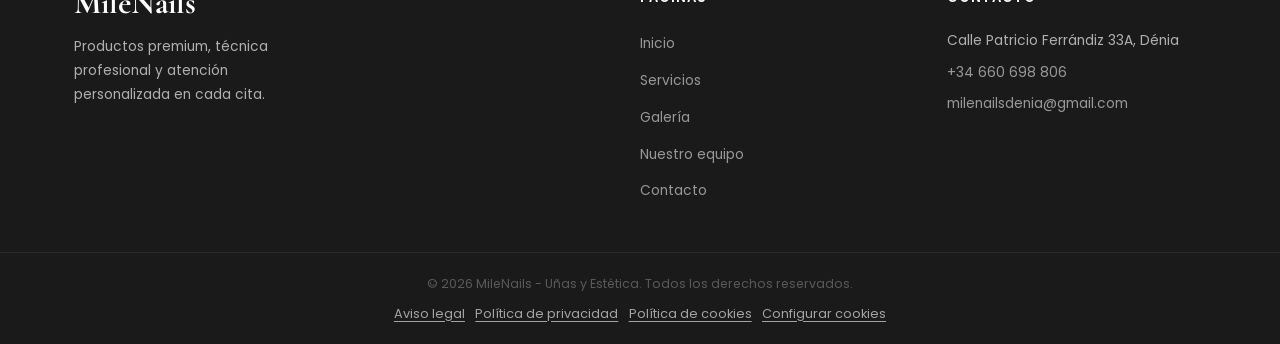
<file: pages/aviso-legal.html>
<!DOCTYPE html>
<html lang="es">
<head>
  <meta charset="UTF-8" />
  <meta name="viewport" content="width=device-width, initial-scale=1.0" />
  <meta name="description" content="Aviso legal de MileNails Dénia: información del titular y condiciones de uso del sitio web." />
  <meta name="robots" content="index,follow" />
  <link rel="canonical" href="https://www.milenailsdenia.com/pages/aviso-legal.html" />
  <title>Aviso legal - MileNails Dénia</title>
  <link rel="preconnect" href="https://fonts.googleapis.com" />
  <link href="https://fonts.googleapis.com/css2?family=Cormorant+Garamond:ital,wght@0,400;0,600;0,700;1,400;1,700&family=Poppins:wght@300;400;500;600&display=swap" rel="stylesheet" />
  <link rel="stylesheet" href="../css/style.css?v=20260808-7" />
  <link rel="stylesheet" href="../css/animations.css?v=20260806-6" />
</head>
<body>

  <nav class="navbar" id="navbar">
    <div class="nav-container">
      <a href="../index.html" class="nav-logo" aria-label="MileNails inicio">MileNails</a>
      <ul class="nav-links" id="navLinks">
        <li><a href="../index.html" class="nav-link">Inicio</a></li>
        <li><a href="servicios.html" class="nav-link">Servicios</a></li>
        <li><a href="galeria.html" class="nav-link">Galería</a></li>
        <li><a href="sobre-nosotros.html" class="nav-link">Nuestro equipo</a></li>
        <li><a href="contacto.html" class="nav-link">Contacto</a></li>
      </ul>
      <a href="contacto.html" class="btn-reservar">Reservar cita</a>
      <button class="hamburger" id="hamburger" aria-label="Abrir menú" aria-expanded="false">
        <span></span><span></span><span></span>
      </button>
    </div>
  </nav>

  <header class="page-hero">
    <div class="container">
      <span class="section-tag">Información legal</span>
      <h1>Aviso <em>legal</em></h1>
      <p>Condiciones de uso e información general del sitio web.</p>
    </div>
  </header>

  <section class="section">
    <div class="container" style="max-width:900px;">
      <article class="svc-block reveal" style="grid-template-columns:1fr;">
        <div class="svc-info">
          <h2>Titular del sitio web</h2>
          <p>En cumplimiento de la Ley 34/2002, de servicios de la sociedad de la información y comercio electrónico (LSSI-CE), se informa de que este sitio web es titularidad de MileNails.</p>
          <ul class="svc-list">
            <li>Nombre comercial: MileNails</li>
            <li>Domicilio: Calle Patricio Ferrándiz 33A, Dénia</li>
            <li>Teléfono: +34 660 698 806</li>
            <li>Email: milenailsdenia@gmail.com</li>
          </ul>

          <h2 style="margin-top:1.2rem;">Objeto del sitio</h2>
          <p>Este sitio tiene carácter informativo y comercial sobre los servicios de belleza y bienestar ofrecidos por MileNails, así como un canal de contacto para reservas.</p>

          <h2 style="margin-top:1.2rem;">Condiciones de uso</h2>
          <p>El acceso y uso de esta web implica la condición de usuario y la aceptación de las condiciones aquí recogidas. El usuario se compromete a hacer un uso adecuado de los contenidos y servicios.</p>

          <h2 style="margin-top:1.2rem;">Propiedad intelectual e industrial</h2>
          <p>Todos los contenidos del sitio (textos, imágenes, logotipos, diseño y código) son propiedad de MileNails o se usan con autorización. Queda prohibida su reproducción o distribución sin permiso expreso.</p>

          <h2 style="margin-top:1.2rem;">Responsabilidad</h2>
          <p>MileNails no se hace responsable de los daños derivados del uso incorrecto del sitio ni de posibles interrupciones técnicas ajenas a su control.</p>

          <h2 style="margin-top:1.2rem;">Legislación aplicable</h2>
          <p>La relación entre el titular y el usuario se regirá por la normativa española vigente. Para cualquier conflicto, ambas partes se someterán a los juzgados y tribunales que correspondan conforme a Derecho.</p>
        </div>
      </article>
    </div>
  </section>

  <footer class="footer">
    <div class="container footer-grid">
      <div class="footer-brand">
        <a href="../index.html" class="footer-logo" aria-label="MileNails inicio">MileNails</a>
        <p>Productos premium, técnica profesional y atención personalizada en cada cita.</p>
      </div>
      <div class="footer-links">
        <h4>Páginas</h4>
        <ul>
          <li><a href="../index.html">Inicio</a></li>
          <li><a href="servicios.html">Servicios</a></li>
          <li><a href="galeria.html">Galería</a></li>
          <li><a href="sobre-nosotros.html">Nuestro equipo</a></li>
          <li><a href="contacto.html">Contacto</a></li>
        </ul>
      </div>
      <div class="footer-contact">
        <h4>Contacto</h4>
        <p>Calle Patricio Ferrándiz 33A, Dénia</p>
        <p><a href="tel:+34660698806">+34 660 698 806</a></p>
        <p><a href="mailto:milenailsdenia@gmail.com">milenailsdenia@gmail.com</a></p>
      </div>
    </div>
    <div class="footer-bottom">
      <p>&copy; 2026 MileNails - Uñas y Estética. Todos los derechos reservados.</p>
      <p class="legal-links">
        <a href="aviso-legal.html">Aviso legal</a>
        <a href="politica-privacidad.html">Política de privacidad</a>
        <a href="politica-cookies.html">Política de cookies</a>
        <a href="#" data-cookie-settings>Configurar cookies</a>
      </p>
    </div>
  </footer>

  <script src="../js/main.js?v=20260808-4"></script>
</body>
</html>
</file>
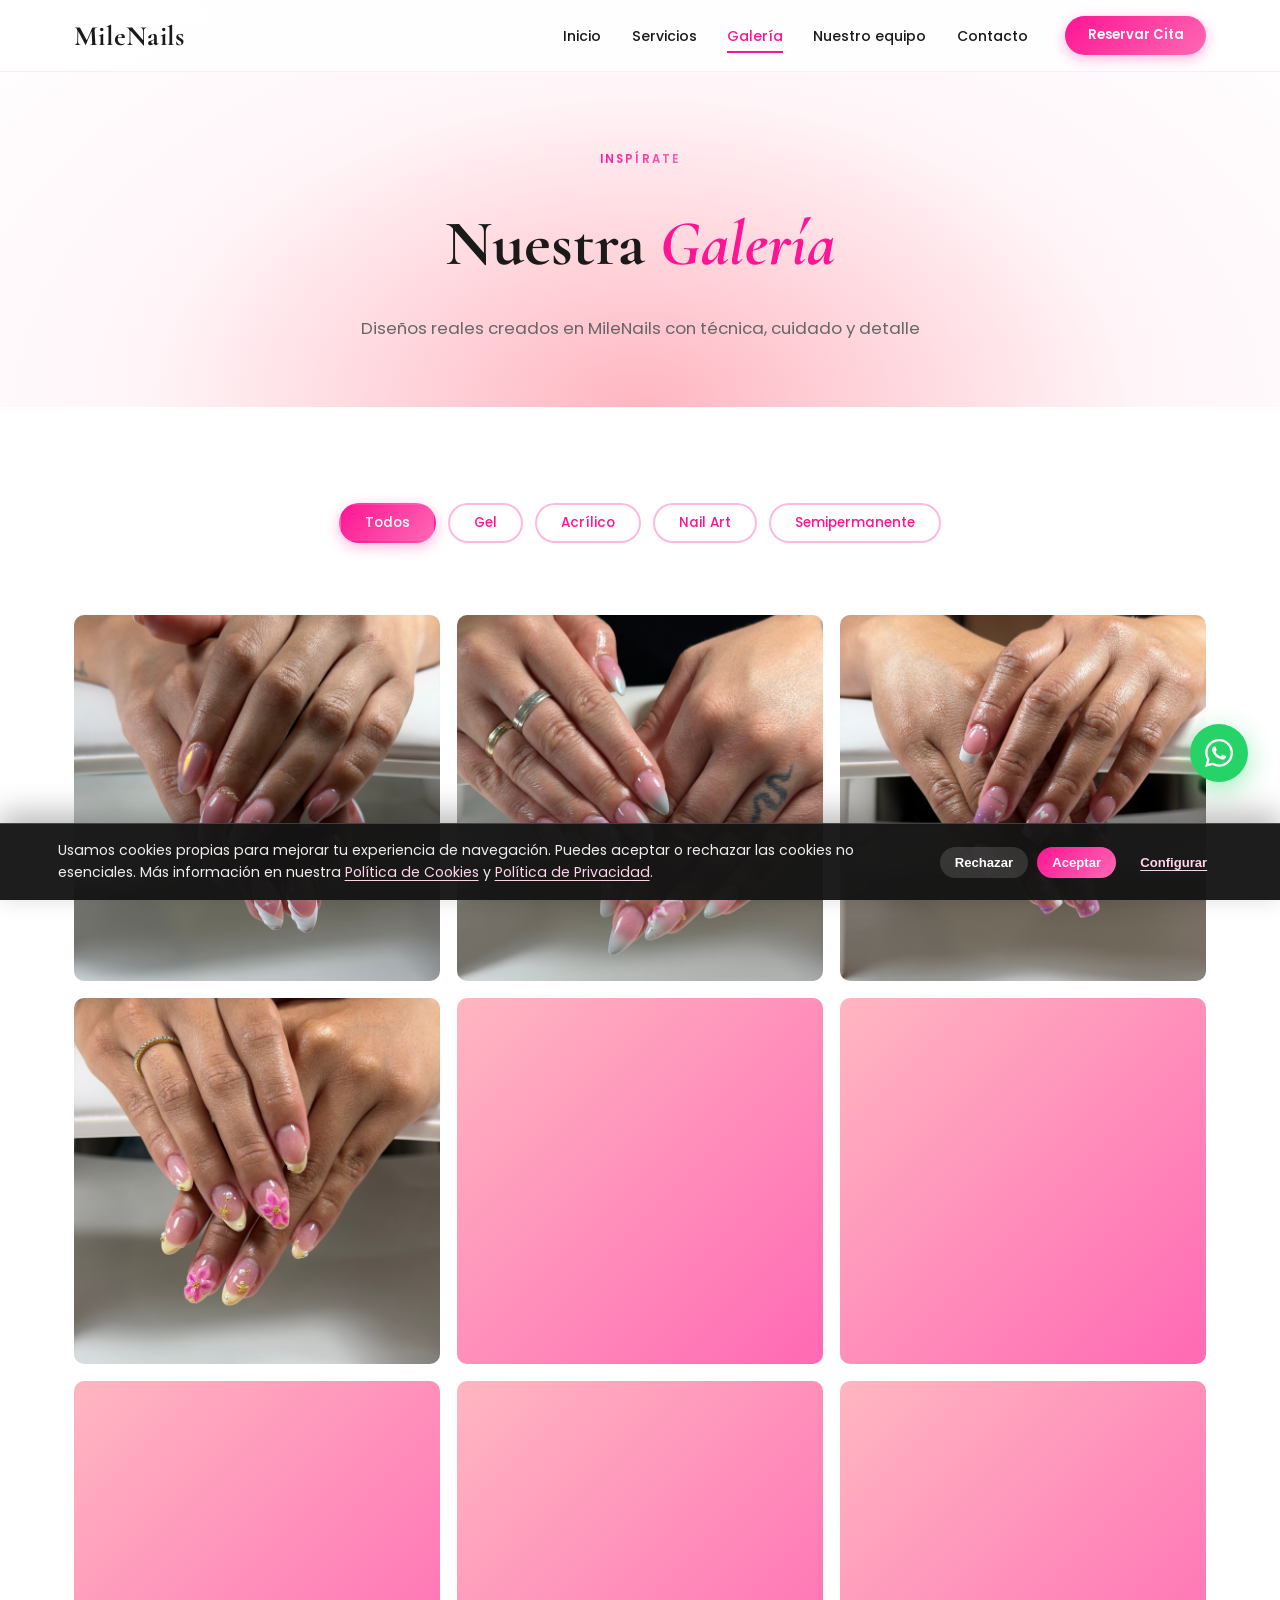
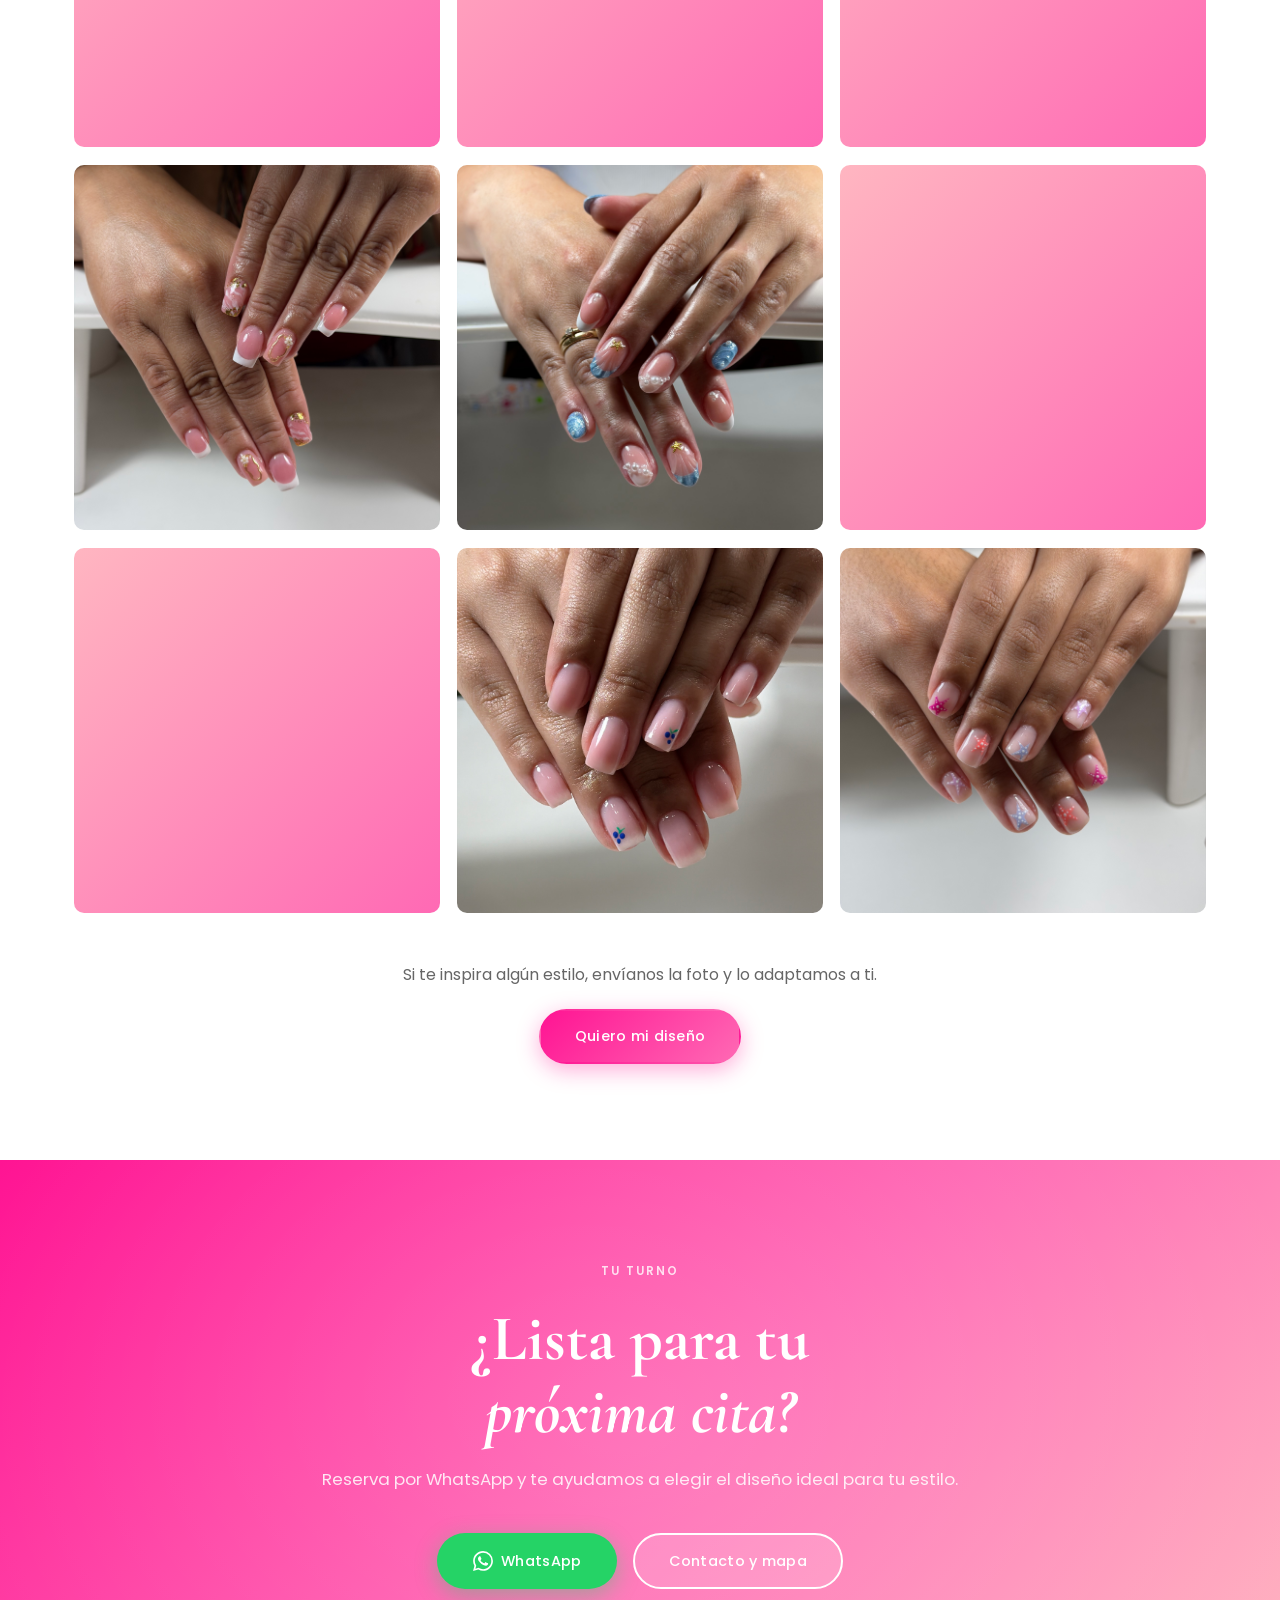
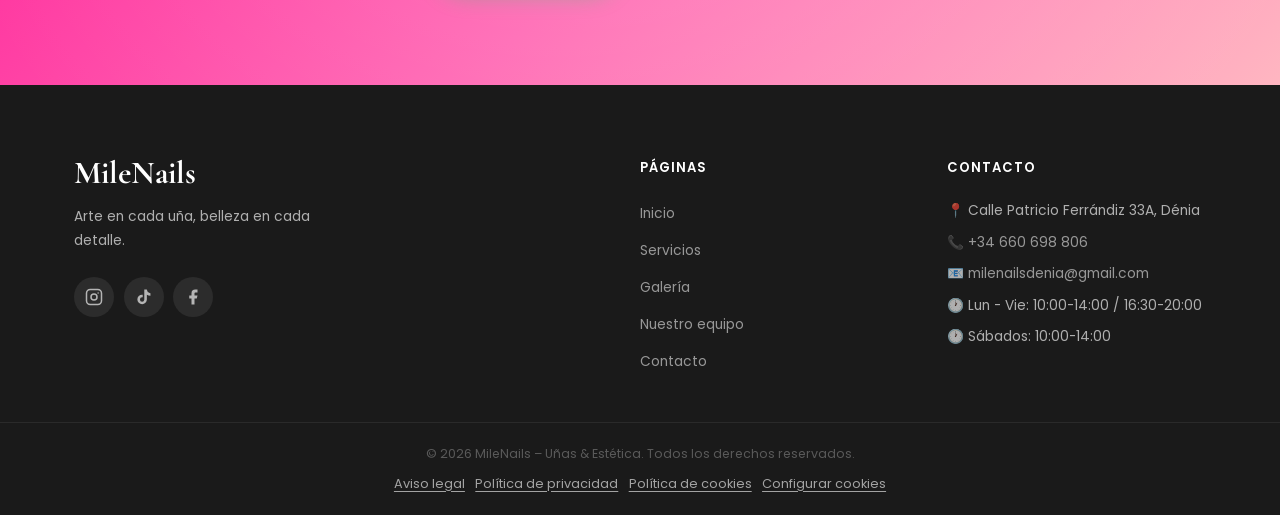
<file: pages/galeria.html>
<!DOCTYPE html>
<html lang="es">
<head>
  <meta charset="UTF-8" />
  <meta name="viewport" content="width=device-width, initial-scale=1.0" />
  <meta name="description" content="Galería de MileNails Dénia con trabajos reales de uñas: gel, acrílico, semipermanente y nail art profesional en Dénia." />
  <meta name="robots" content="index,follow,max-image-preview:large" />
  <link rel="canonical" href="https://www.milenailsdenia.com/pages/galeria.html" />
  <meta property="og:type" content="website" />
  <meta property="og:title" content="Galería de Uñas en Dénia | MileNails" />
  <meta property="og:description" content="Inspírate con diseños reales de uñas en gel, acrílico, semipermanente y nail art en Dénia." />
  <meta property="og:url" content="https://www.milenailsdenia.com/pages/galeria.html" />
  <meta property="og:image" content="https://www.milenailsdenia.com/imagenes%20galeria/gel%20y%20nail%20art%201.jpeg" />
  <title>Galería de Uñas en Dénia | MileNails</title>
  <link rel="preconnect" href="https://fonts.googleapis.com" />
  <link href="https://fonts.googleapis.com/css2?family=Cormorant+Garamond:ital,wght@0,400;0,600;0,700;1,400;1,700&family=Poppins:wght@300;400;500;600&display=swap" rel="stylesheet" />
  <link rel="stylesheet" href="../css/style.css?v=20260808-7" />
  <link rel="stylesheet" href="../css/animations.css?v=20260806-6" />
</head>
<body>

  <!-- NAVBAR -->
  <nav class="navbar" id="navbar">
    <div class="nav-container">
      <a href="../index.html" class="nav-logo" aria-label="MileNails inicio">MileNails</a>
      <ul class="nav-links" id="navLinks">
        <li><a href="../index.html"  class="nav-link">Inicio</a></li>
        <li><a href="servicios.html" class="nav-link">Servicios</a></li>
        <li><a href="galeria.html"   class="nav-link active">Galería</a></li>
        <li><a href="sobre-nosotros.html" class="nav-link">Nuestro equipo</a></li>
        <li><a href="contacto.html"  class="nav-link">Contacto</a></li>
      </ul>
      <a href="contacto.html" class="btn-reservar">Reservar Cita</a>
      <button class="hamburger" id="hamburger" aria-label="Abrir menú">
        <span></span><span></span><span></span>
      </button>
    </div>
  </nav>

  <!-- PAGE HERO -->
  <header class="page-hero">
    <div class="container">
      <span class="section-tag">Inspírate</span>
      <h1>Nuestra <em>Galería</em></h1>
      <p>Diseños reales creados en MileNails con técnica, cuidado y detalle</p>
    </div>
  </header>

  <!-- FILTER BAR -->
  <section class="section" style="padding-bottom:0;">
    <div class="container">
      <div class="filter-bar reveal">
        <button class="filter-btn active" data-filter="all">Todos</button>
        <button class="filter-btn" data-filter="gel">Gel</button>
        <button class="filter-btn" data-filter="acrilico">Acrílico</button>
        <button class="filter-btn" data-filter="nailart">Nail Art</button>
        <button class="filter-btn" data-filter="semi">Semipermanente</button>
      </div>
    </div>
  </section>

  <!-- GALLERY FULL -->
  <section class="section" style="padding-top:2rem;">
    <div class="container">
      <div class="gallery-full reveal" id="galleryFull">

        <div class="g-item" data-cat="acrilico nailart">
          <img src="../imagenes%20galeria/aacrilico%20y%20nail%20art%204.jpeg" alt="Acrílico con nail art" loading="lazy" />
          <div class="g-label">Acrílico + Nail Art</div>
        </div>
        <div class="g-item" data-cat="acrilico">
          <img src="../imagenes%20galeria/acrilico%202.jpeg" alt="Uñas acrílicas" loading="lazy" />
          <div class="g-label">Acrílico</div>
        </div>
        <div class="g-item" data-cat="acrilico nailart">
          <img src="../imagenes%20galeria/acrilico%20y%20nail%20art%202.jpeg" alt="Acrílico con nail art 2" loading="lazy" />
          <div class="g-label">Acrílico + Nail Art</div>
        </div>
        <div class="g-item" data-cat="acrilico nailart">
          <img src="../imagenes%20galeria/acrilico%20y%20nail%20art%203.jpeg" alt="Acrílico con nail art 3" loading="lazy" />
          <div class="g-label">Acrílico + Nail Art</div>
        </div>
        <div class="g-item" data-cat="acrilico nailart">
          <img src="../imagenes%20galeria/acrilico%20y%20nail%20art%205.jpeg" alt="Acrílico con nail art 5" loading="lazy" />
          <div class="g-label">Acrílico + Nail Art</div>
        </div>
        <div class="g-item" data-cat="acrilico nailart">
          <img src="../imagenes%20galeria/acrilico%20y%20nail%20art%206.jpeg" alt="Acrílico con nail art 6" loading="lazy" />
          <div class="g-label">Acrílico + Nail Art</div>
        </div>
        <div class="g-item" data-cat="gel nailart">
          <img src="../imagenes%20galeria/gel%20y%20nail%20art%201.jpeg" alt="Gel con nail art 1" loading="lazy" />
          <div class="g-label">Gel + Nail Art</div>
        </div>
        <div class="g-item" data-cat="gel nailart">
          <img src="../imagenes%20galeria/gel%20y%20nail%20art%202.jpeg" alt="Gel con nail art 2" loading="lazy" />
          <div class="g-label">Gel + Nail Art</div>
        </div>
        <div class="g-item" data-cat="gel nailart">
          <img src="../imagenes%20galeria/gel%20y%20nail%20art%203.jpeg" alt="Gel con nail art 3" loading="lazy" />
          <div class="g-label">Gel + Nail Art</div>
        </div>
        <div class="g-item" data-cat="gel nailart">
          <img src="../imagenes%20galeria/gel%20y%20nail%20art%204.jpeg" alt="Gel con nail art 4" loading="lazy" />
          <div class="g-label">Gel + Nail Art</div>
        </div>
        <div class="g-item" data-cat="gel nailart">
          <img src="../imagenes%20galeria/gel%20y%20nail%20art%205.jpeg" alt="Gel con nail art 5" loading="lazy" />
          <div class="g-label">Gel + Nail Art</div>
        </div>
        <div class="g-item" data-cat="gel nailart">
          <img src="../imagenes%20galeria/gel%20y%20nail%20art%206.jpeg" alt="Gel con nail art 6" loading="lazy" />
          <div class="g-label">Gel + Nail Art</div>
        </div>
        <div class="g-item" data-cat="gel nailart">
          <img src="../imagenes%20galeria/gel%20y%20nail%20art%207.jpeg" alt="Gel con nail art 7" loading="lazy" />
          <div class="g-label">Gel + Nail Art</div>
        </div>
        <div class="g-item" data-cat="semi">
          <img src="../imagenes%20galeria/semi%20permanente%201.jpeg" alt="Semipermanente 1" loading="lazy" />
          <div class="g-label">Semipermanente</div>
        </div>
        <div class="g-item" data-cat="semi nailart">
          <img src="../imagenes%20galeria/semi%20permanente%20y%20nail%20art%202.jpeg" alt="Semipermanente con nail art" loading="lazy" />
          <div class="g-label">Semipermanente + Nail Art</div>
        </div>

      </div>

      <!-- CTA -->
      <div class="text-center reveal" style="margin-top:3rem;">
        <p style="margin-bottom:1.25rem;color:var(--gray)">Si te inspira algún estilo, envíanos la foto y lo adaptamos a ti.</p>
        <a href="https://wa.me/34660698806" class="btn btn-primary js-wa-picker" target="_blank" rel="noopener noreferrer">Quiero mi diseño</a>
      </div>
    </div>
  </section>

  <!-- BOOKING CTA -->
  <section class="booking-cta">
    <div class="container">
      <div class="cta-content reveal">
        <span class="section-tag tag-white">Tu turno</span>
        <h2>¿Lista para tu<br /><em>próxima cita?</em></h2>
        <p>Reserva por WhatsApp y te ayudamos a elegir el diseño ideal para tu estilo.</p>
        <div class="cta-buttons">
          <a href="https://wa.me/34660698806" class="btn btn-whatsapp js-wa-picker" target="_blank" rel="noopener noreferrer">
            <svg width="20" height="20" viewBox="0 0 24 24" fill="currentColor"><path d="M17.472 14.382c-.297-.149-1.758-.867-2.03-.967-.273-.099-.471-.148-.67.15-.197.297-.767.966-.94 1.164-.173.199-.347.223-.644.075-.297-.15-1.255-.463-2.39-1.475-.883-.788-1.48-1.761-1.653-2.059-.173-.297-.018-.458.13-.606.134-.133.298-.347.446-.52.149-.174.198-.298.298-.497.099-.198.05-.371-.025-.52-.075-.149-.669-1.612-.916-2.207-.242-.579-.487-.5-.669-.51-.173-.008-.371-.01-.57-.01-.198 0-.52.074-.792.372-.272.297-1.04 1.016-1.04 2.479 0 1.462 1.065 2.875 1.213 3.074.149.198 2.096 3.2 5.077 4.487.709.306 1.262.489 1.694.625.712.227 1.36.195 1.871.118.571-.085 1.758-.719 2.006-1.413.248-.694.248-1.289.173-1.413-.074-.124-.272-.198-.57-.347m-5.421 7.403h-.004a9.87 9.87 0 01-5.031-1.378l-.361-.214-3.741.982.998-3.648-.235-.374a9.86 9.86 0 01-1.51-5.26c.001-5.45 4.436-9.884 9.888-9.884 2.64 0 5.122 1.03 6.988 2.898a9.825 9.825 0 012.893 6.994c-.003 5.45-4.437 9.884-9.885 9.884m8.413-18.297A11.815 11.815 0 0012.05 0C5.495 0 .16 5.335.157 11.892c0 2.096.547 4.142 1.588 5.945L.057 24l6.305-1.654a11.882 11.882 0 005.683 1.448h.005c6.554 0 11.89-5.335 11.893-11.893a11.821 11.821 0 00-3.48-8.413z"/></svg>
            WhatsApp
          </a>
          <a href="contacto.html" class="btn btn-outline-white">Contacto y mapa</a>
        </div>
      </div>
    </div>
  </section>

  <!-- FOOTER -->
  <footer class="footer">
    <div class="container footer-grid">
      <div class="footer-brand">
        <a href="../index.html" class="footer-logo" aria-label="MileNails inicio">MileNails</a>
        <p>Arte en cada uña, belleza en cada detalle.</p>
        <div class="social-icons">
          <a href="https://www.instagram.com/milenailsdenia" class="social-icon" aria-label="Instagram" target="_blank" rel="noopener noreferrer"><svg width="18" height="18" viewBox="0 0 24 24" fill="none" stroke="currentColor" stroke-width="2"><rect x="2" y="2" width="20" height="20" rx="5"/><circle cx="12" cy="12" r="4"/><circle cx="17.5" cy="6.5" r="1" fill="currentColor" stroke="none"/></svg></a>
          <a href="https://www.tiktok.com/@milenailsdenia" class="social-icon" aria-label="TikTok" target="_blank" rel="noopener noreferrer"><svg width="18" height="18" viewBox="0 0 24 24" fill="currentColor"><path d="M19.59 6.69a4.83 4.83 0 01-3.77-4.25V2h-3.45v13.67a2.89 2.89 0 01-2.88 2.5 2.89 2.89 0 01-2.89-2.89 2.89 2.89 0 012.89-2.89c.28 0 .54.04.79.1V9.01a6.33 6.33 0 00-.79-.05 6.34 6.34 0 00-6.34 6.34 6.34 6.34 0 006.34 6.34 6.34 6.34 0 006.33-6.34V8.87a8.18 8.18 0 004.78 1.52V6.94a4.85 4.85 0 01-1.01-.25z"/></svg></a>
          <a href="https://www.facebook.com/share/17iBggpYoi/?mibextid=wwXIfr" class="social-icon" aria-label="Facebook" target="_blank" rel="noopener noreferrer"><svg width="18" height="18" viewBox="0 0 24 24" fill="currentColor"><path d="M18 2h-3a5 5 0 00-5 5v3H7v4h3v8h4v-8h3l1-4h-4V7a1 1 0 011-1h3z"/></svg></a>
        </div>
      </div>
      <div class="footer-links">
        <h4>Páginas</h4>
        <ul>
          <li><a href="../index.html">Inicio</a></li>
          <li><a href="servicios.html">Servicios</a></li>
          <li><a href="galeria.html">Galería</a></li>
          <li><a href="sobre-nosotros.html">Nuestro equipo</a></li>
          <li><a href="contacto.html">Contacto</a></li>
        </ul>
      </div>
      <div class="footer-contact">
        <h4>Contacto</h4>
        <p>📍 Calle Patricio Ferrándiz 33A, Dénia</p>
        <p>📞 <a href="tel:+34660698806">+34 660 698 806</a></p>
        <p>📧 <a href="mailto:milenailsdenia@gmail.com">milenailsdenia@gmail.com</a></p>
        <p>🕐 Lun - Vie: 10:00-14:00 / 16:30-20:00</p>
        <p>🕐 Sábados: 10:00-14:00</p>
      </div>
    </div>
    <div class="footer-bottom">
      <p>&copy; 2026 MileNails – Uñas &amp; Estética. Todos los derechos reservados.</p>
      <p class="legal-links">
        <a href="aviso-legal.html">Aviso legal</a>
        <a href="politica-privacidad.html">Política de privacidad</a>
        <a href="politica-cookies.html">Política de cookies</a>
        <a href="#" data-cookie-settings>Configurar cookies</a>
      </p>
    </div>
  </footer>

  <a href="https://wa.me/34660698806" class="whatsapp-float js-wa-picker" target="_blank" rel="noopener noreferrer" aria-label="WhatsApp">
    <svg width="28" height="28" viewBox="0 0 24 24" fill="currentColor"><path d="M17.472 14.382c-.297-.149-1.758-.867-2.03-.967-.273-.099-.471-.148-.67.15-.197.297-.767.966-.94 1.164-.173.199-.347.223-.644.075-.297-.15-1.255-.463-2.39-1.475-.883-.788-1.48-1.761-1.653-2.059-.173-.297-.018-.458.13-.606.134-.133.298-.347.446-.52.149-.174.198-.298.298-.497.099-.198.05-.371-.025-.52-.075-.149-.669-1.612-.916-2.207-.242-.579-.487-.5-.669-.51-.173-.008-.371-.01-.57-.01-.198 0-.52.074-.792.372-.272.297-1.04 1.016-1.04 2.479 0 1.462 1.065 2.875 1.213 3.074.149.198 2.096 3.2 5.077 4.487.709.306 1.262.489 1.694.625.712.227 1.36.195 1.871.118.571-.085 1.758-.719 2.006-1.413.248-.694.248-1.289.173-1.413-.074-.124-.272-.198-.57-.347m-5.421 7.403h-.004a9.87 9.87 0 01-5.031-1.378l-.361-.214-3.741.982.998-3.648-.235-.374a9.86 9.86 0 01-1.51-5.26c.001-5.45 4.436-9.884 9.888-9.884 2.64 0 5.122 1.03 6.988 2.898a9.825 9.825 0 012.893 6.994c-.003 5.45-4.437 9.884-9.885 9.884m8.413-18.297A11.815 11.815 0 0012.05 0C5.495 0 .16 5.335.157 11.892c0 2.096.547 4.142 1.588 5.945L.057 24l6.305-1.654a11.882 11.882 0 005.683 1.448h.005c6.554 0 11.89-5.335 11.893-11.893a11.821 11.821 0 00-3.48-8.413z"/></svg>
  </a>
  <script src="../js/main.js?v=20260808-4"></script>
</body>
</html>
</file>
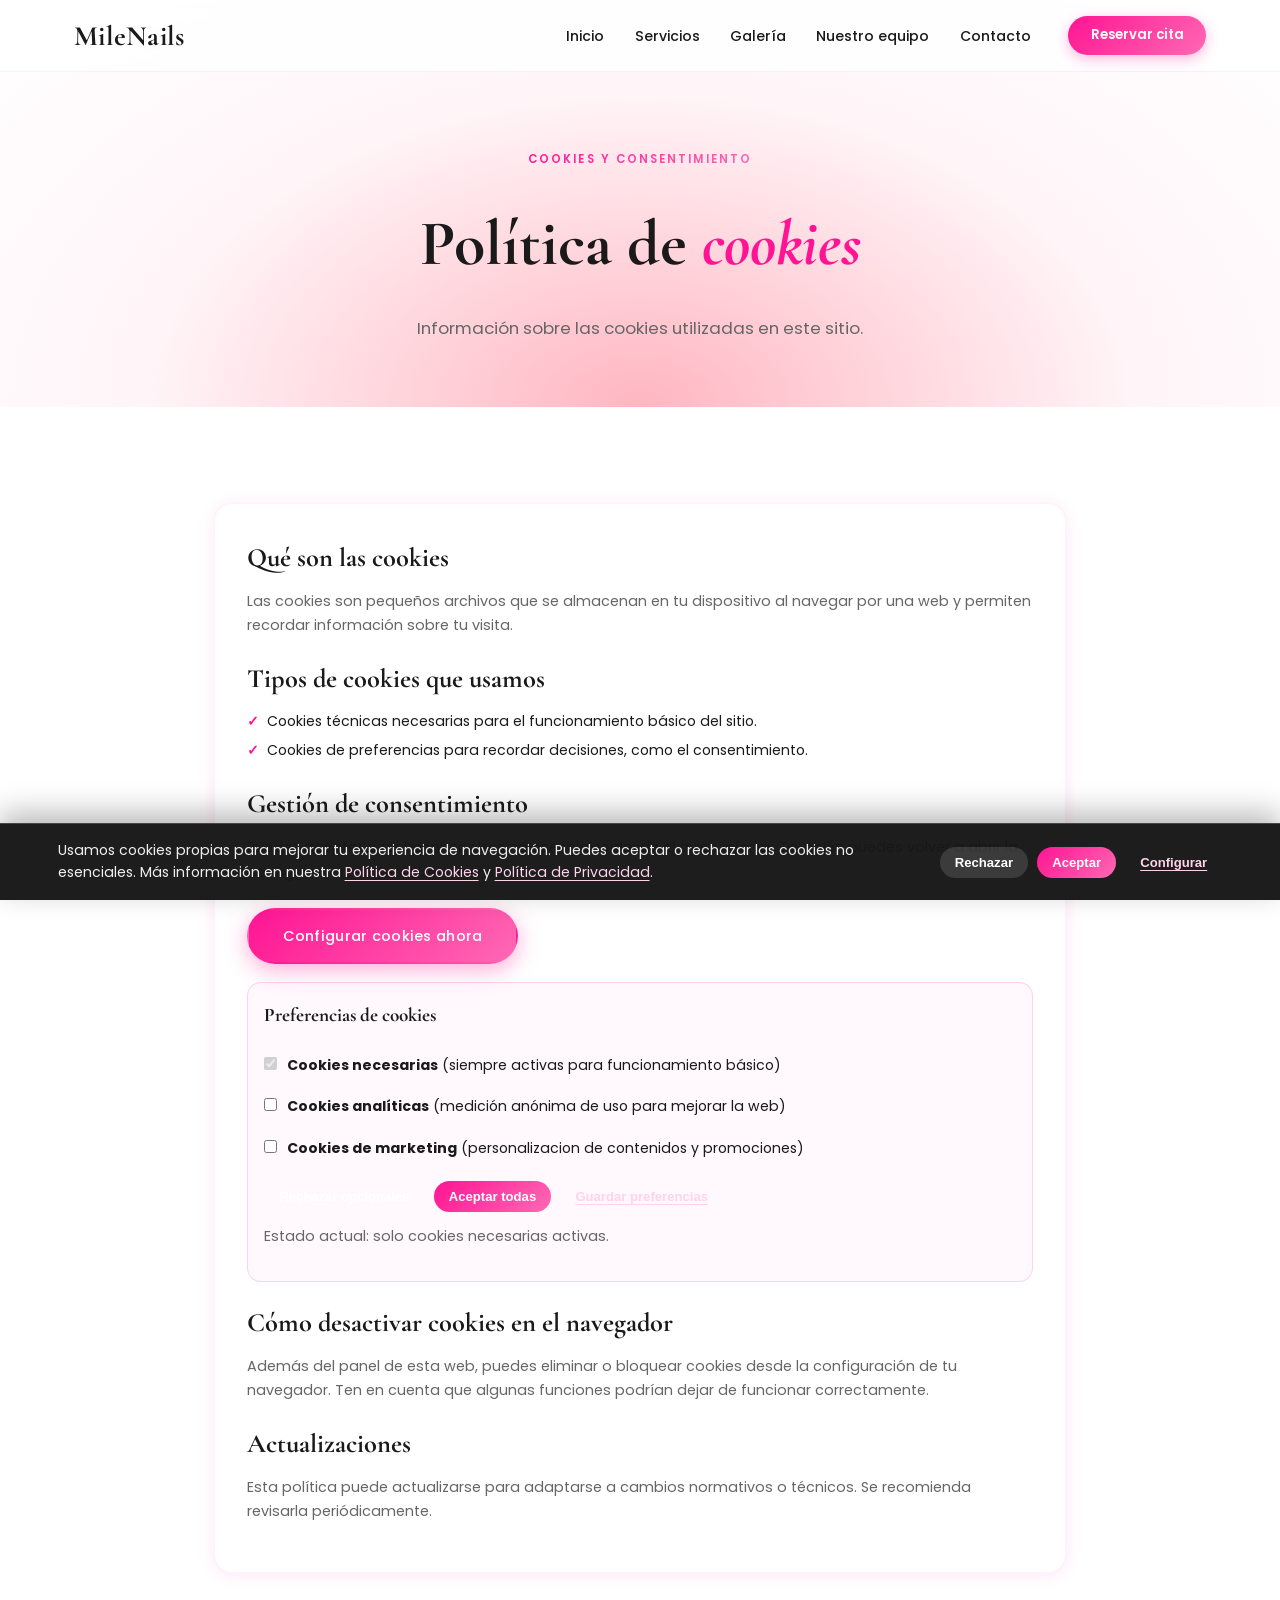
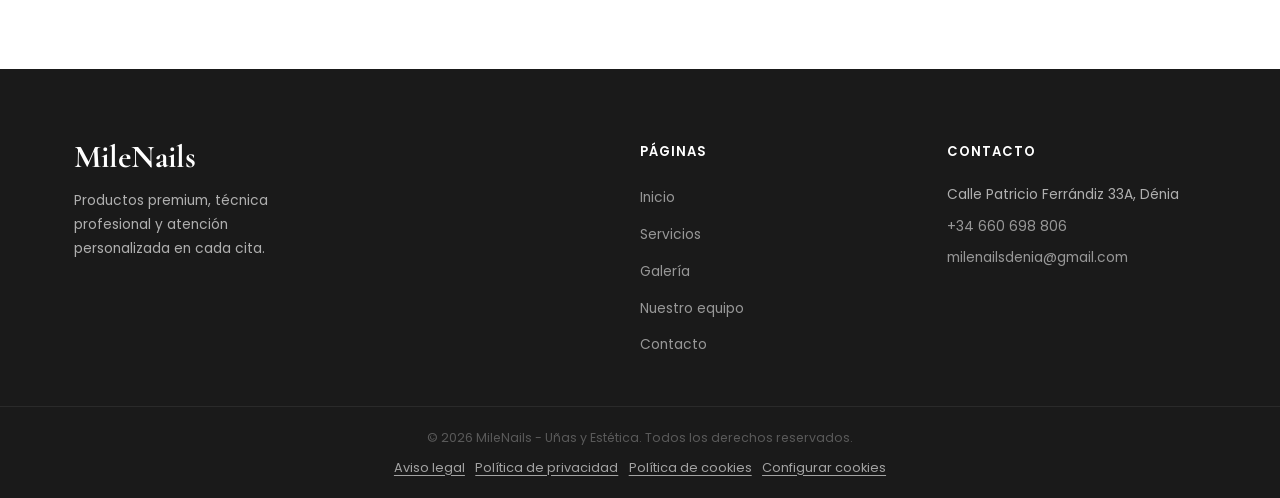
<file: pages/politica-cookies.html>
<!DOCTYPE html>
<html lang="es">
<head>
  <meta charset="UTF-8" />
  <meta name="viewport" content="width=device-width, initial-scale=1.0" />
  <meta name="description" content="Política de cookies de MileNails Dénia y gestión del consentimiento de cookies." />
  <meta name="robots" content="index,follow" />
  <link rel="canonical" href="https://www.milenailsdenia.com/pages/politica-cookies.html" />
  <title>Política de cookies - MileNails Dénia</title>
  <link rel="preconnect" href="https://fonts.googleapis.com" />
  <link href="https://fonts.googleapis.com/css2?family=Cormorant+Garamond:ital,wght@0,400;0,600;0,700;1,400;1,700&family=Poppins:wght@300;400;500;600&display=swap" rel="stylesheet" />
  <link rel="stylesheet" href="../css/style.css?v=20260808-7" />
  <link rel="stylesheet" href="../css/animations.css?v=20260806-6" />
</head>
<body>

  <nav class="navbar" id="navbar">
    <div class="nav-container">
      <a href="../index.html" class="nav-logo" aria-label="MileNails inicio">MileNails</a>
      <ul class="nav-links" id="navLinks">
        <li><a href="../index.html" class="nav-link">Inicio</a></li>
        <li><a href="servicios.html" class="nav-link">Servicios</a></li>
        <li><a href="galeria.html" class="nav-link">Galería</a></li>
        <li><a href="sobre-nosotros.html" class="nav-link">Nuestro equipo</a></li>
        <li><a href="contacto.html" class="nav-link">Contacto</a></li>
      </ul>
      <a href="contacto.html" class="btn-reservar">Reservar cita</a>
      <button class="hamburger" id="hamburger" aria-label="Abrir menú" aria-expanded="false">
        <span></span><span></span><span></span>
      </button>
    </div>
  </nav>

  <header class="page-hero">
    <div class="container">
      <span class="section-tag">Cookies y consentimiento</span>
      <h1>Política de <em>cookies</em></h1>
      <p>Información sobre las cookies utilizadas en este sitio.</p>
    </div>
  </header>

  <section class="section" id="configuracion">
    <div class="container" style="max-width:900px;">
      <article class="svc-block reveal" style="grid-template-columns:1fr;">
        <div class="svc-info">
          <h2>Qué son las cookies</h2>
          <p>Las cookies son pequeños archivos que se almacenan en tu dispositivo al navegar por una web y permiten recordar información sobre tu visita.</p>

          <h2 style="margin-top:1.2rem;">Tipos de cookies que usamos</h2>
          <ul class="svc-list">
            <li>Cookies técnicas necesarias para el funcionamiento básico del sitio.</li>
            <li>Cookies de preferencias para recordar decisiones, como el consentimiento.</li>
          </ul>

          <h2 style="margin-top:1.2rem;">Gestión de consentimiento</h2>
          <p>Puedes aceptar o rechazar cookies no esenciales desde el aviso inferior. También puedes volver a abrir la configuración en cualquier momento.</p>
          <p><a href="#" data-cookie-settings class="btn btn-primary" style="margin-top:.5rem;display:inline-flex;">Configurar cookies ahora</a></p>

          <div class="cookie-prefs-panel" id="cookiePreferencesPanel" style="margin-top:1.1rem;">
            <h3 class="svc-subtitle" style="margin-bottom:.85rem;">Preferencias de cookies</h3>

            <label class="cookie-pref-row">
              <input type="checkbox" id="cookieNecessary" checked disabled />
              <span><strong>Cookies necesarias</strong> (siempre activas para funcionamiento básico)</span>
            </label>

            <label class="cookie-pref-row">
              <input type="checkbox" id="cookieAnalytics" />
              <span><strong>Cookies analíticas</strong> (medición anónima de uso para mejorar la web)</span>
            </label>

            <label class="cookie-pref-row">
              <input type="checkbox" id="cookieMarketing" />
              <span><strong>Cookies de marketing</strong> (personalizacion de contenidos y promociones)</span>
            </label>

            <div class="cookie-pref-actions">
              <button type="button" class="cookie-btn reject" id="rejectOptionalCookies">Rechazar opcionales</button>
              <button type="button" class="cookie-btn accept" id="acceptAllCookies">Aceptar todas</button>
              <button type="button" class="cookie-btn config" id="saveCookiePreferences">Guardar preferencias</button>
            </div>
            <p id="cookiePrefsStatus" class="cookie-pref-status">Estado actual: pendiente de configuración.</p>
          </div>

          <h2 style="margin-top:1.2rem;">Cómo desactivar cookies en el navegador</h2>
          <p>Además del panel de esta web, puedes eliminar o bloquear cookies desde la configuración de tu navegador. Ten en cuenta que algunas funciones podrían dejar de funcionar correctamente.</p>

          <h2 style="margin-top:1.2rem;">Actualizaciones</h2>
          <p>Esta política puede actualizarse para adaptarse a cambios normativos o técnicos. Se recomienda revisarla periódicamente.</p>
        </div>
      </article>
    </div>
  </section>

  <footer class="footer">
    <div class="container footer-grid">
      <div class="footer-brand">
        <a href="../index.html" class="footer-logo" aria-label="MileNails inicio">MileNails</a>
        <p>Productos premium, técnica profesional y atención personalizada en cada cita.</p>
      </div>
      <div class="footer-links">
        <h4>Páginas</h4>
        <ul>
          <li><a href="../index.html">Inicio</a></li>
          <li><a href="servicios.html">Servicios</a></li>
          <li><a href="galeria.html">Galería</a></li>
          <li><a href="sobre-nosotros.html">Nuestro equipo</a></li>
          <li><a href="contacto.html">Contacto</a></li>
        </ul>
      </div>
      <div class="footer-contact">
        <h4>Contacto</h4>
        <p>Calle Patricio Ferrándiz 33A, Dénia</p>
        <p><a href="tel:+34660698806">+34 660 698 806</a></p>
        <p><a href="mailto:milenailsdenia@gmail.com">milenailsdenia@gmail.com</a></p>
      </div>
    </div>
    <div class="footer-bottom">
      <p>&copy; 2026 MileNails - Uñas y Estética. Todos los derechos reservados.</p>
      <p class="legal-links">
        <a href="aviso-legal.html">Aviso legal</a>
        <a href="politica-privacidad.html">Política de privacidad</a>
        <a href="politica-cookies.html">Política de cookies</a>
        <a href="#" data-cookie-settings>Configurar cookies</a>
      </p>
    </div>
  </footer>

  <script src="../js/main.js?v=20260808-4"></script>
</body>
</html>
</file>
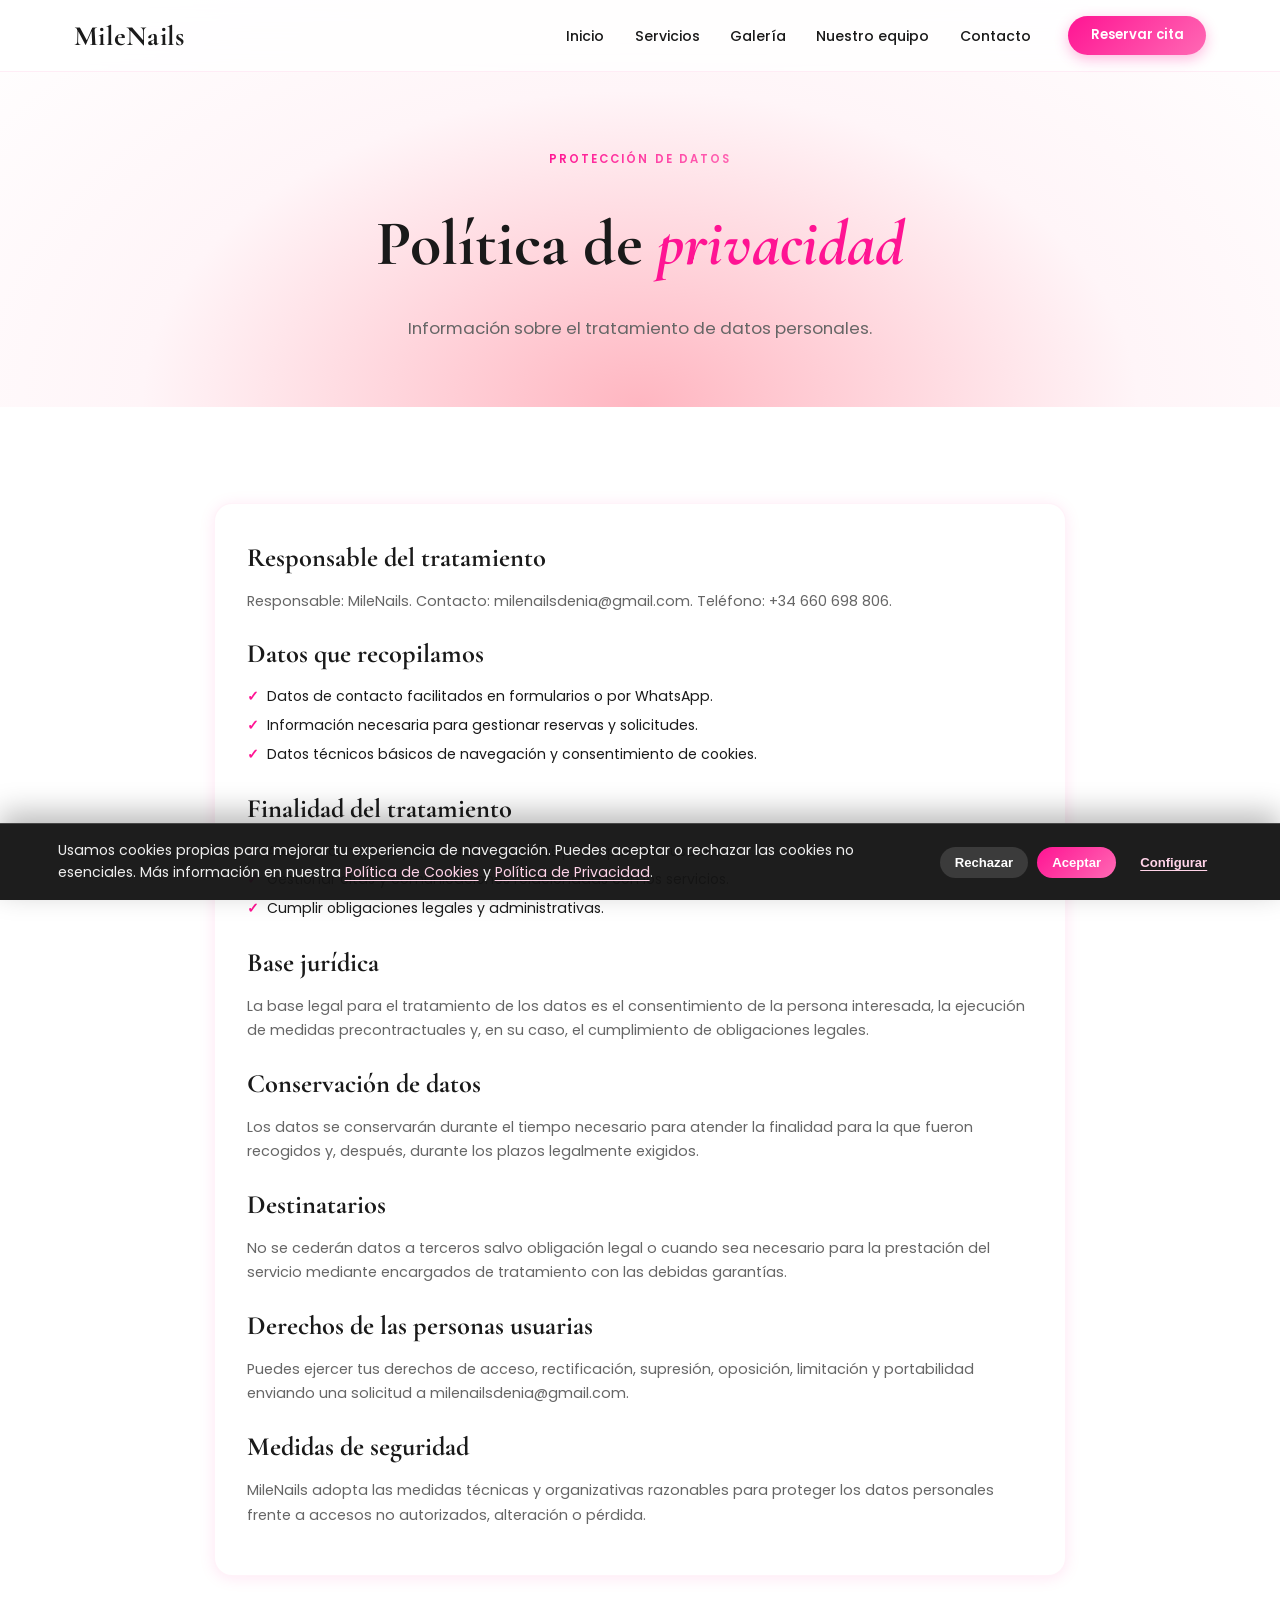
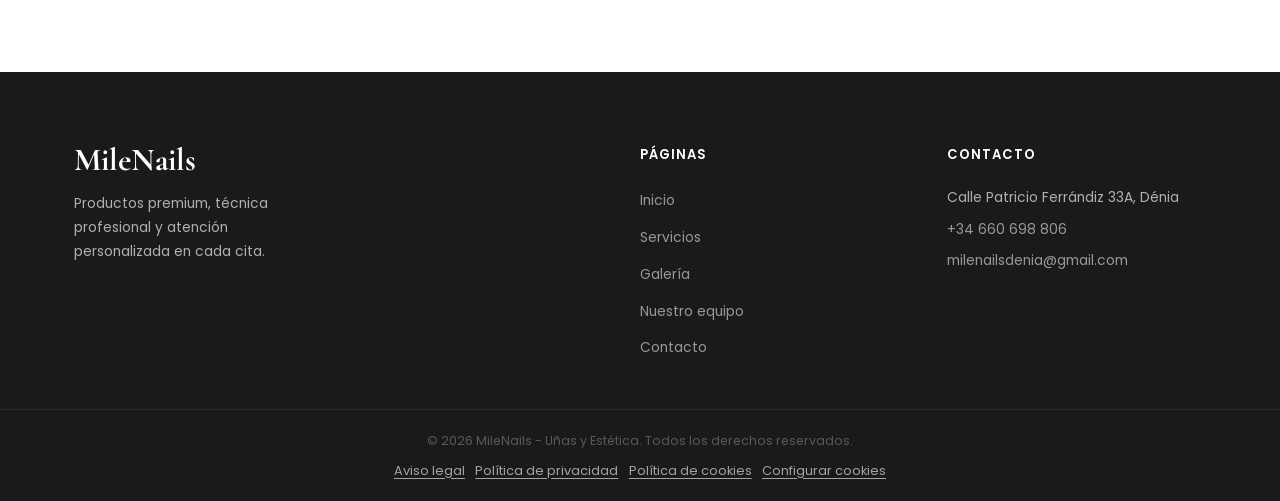
<file: pages/politica-privacidad.html>
<!DOCTYPE html>
<html lang="es">
<head>
  <meta charset="UTF-8" />
  <meta name="viewport" content="width=device-width, initial-scale=1.0" />
  <meta name="description" content="Política de privacidad de MileNails Dénia sobre el tratamiento de datos personales." />
  <meta name="robots" content="index,follow" />
  <link rel="canonical" href="https://www.milenailsdenia.com/pages/politica-privacidad.html" />
  <title>Política de privacidad - MileNails Dénia</title>
  <link rel="preconnect" href="https://fonts.googleapis.com" />
  <link href="https://fonts.googleapis.com/css2?family=Cormorant+Garamond:ital,wght@0,400;0,600;0,700;1,400;1,700&family=Poppins:wght@300;400;500;600&display=swap" rel="stylesheet" />
  <link rel="stylesheet" href="../css/style.css?v=20260808-7" />
  <link rel="stylesheet" href="../css/animations.css?v=20260806-6" />
</head>
<body>

  <nav class="navbar" id="navbar">
    <div class="nav-container">
      <a href="../index.html" class="nav-logo" aria-label="MileNails inicio">MileNails</a>
      <ul class="nav-links" id="navLinks">
        <li><a href="../index.html" class="nav-link">Inicio</a></li>
        <li><a href="servicios.html" class="nav-link">Servicios</a></li>
        <li><a href="galeria.html" class="nav-link">Galería</a></li>
        <li><a href="sobre-nosotros.html" class="nav-link">Nuestro equipo</a></li>
        <li><a href="contacto.html" class="nav-link">Contacto</a></li>
      </ul>
      <a href="contacto.html" class="btn-reservar">Reservar cita</a>
      <button class="hamburger" id="hamburger" aria-label="Abrir menú" aria-expanded="false">
        <span></span><span></span><span></span>
      </button>
    </div>
  </nav>

  <header class="page-hero">
    <div class="container">
      <span class="section-tag">Protección de datos</span>
      <h1>Política de <em>privacidad</em></h1>
      <p>Información sobre el tratamiento de datos personales.</p>
    </div>
  </header>

  <section class="section">
    <div class="container" style="max-width:900px;">
      <article class="svc-block reveal" style="grid-template-columns:1fr;">
        <div class="svc-info">
          <h2>Responsable del tratamiento</h2>
          <p>Responsable: MileNails. Contacto: <a href="mailto:milenailsdenia@gmail.com">milenailsdenia@gmail.com</a>. Teléfono: <a href="tel:+34660698806">+34 660 698 806</a>.</p>

          <h2 style="margin-top:1.2rem;">Datos que recopilamos</h2>
          <ul class="svc-list">
            <li>Datos de contacto facilitados en formularios o por WhatsApp.</li>
            <li>Información necesaria para gestionar reservas y solicitudes.</li>
            <li>Datos técnicos básicos de navegación y consentimiento de cookies.</li>
          </ul>

          <h2 style="margin-top:1.2rem;">Finalidad del tratamiento</h2>
          <ul class="svc-list">
            <li>Atender consultas y solicitudes enviadas por la persona usuaria.</li>
            <li>Gestionar citas y comunicaciones relacionadas con los servicios.</li>
            <li>Cumplir obligaciones legales y administrativas.</li>
          </ul>

          <h2 style="margin-top:1.2rem;">Base jurídica</h2>
          <p>La base legal para el tratamiento de los datos es el consentimiento de la persona interesada, la ejecución de medidas precontractuales y, en su caso, el cumplimiento de obligaciones legales.</p>

          <h2 style="margin-top:1.2rem;">Conservación de datos</h2>
          <p>Los datos se conservarán durante el tiempo necesario para atender la finalidad para la que fueron recogidos y, después, durante los plazos legalmente exigidos.</p>

          <h2 style="margin-top:1.2rem;">Destinatarios</h2>
          <p>No se cederán datos a terceros salvo obligación legal o cuando sea necesario para la prestación del servicio mediante encargados de tratamiento con las debidas garantías.</p>

          <h2 style="margin-top:1.2rem;">Derechos de las personas usuarias</h2>
          <p>Puedes ejercer tus derechos de acceso, rectificación, supresión, oposición, limitación y portabilidad enviando una solicitud a <a href="mailto:milenailsdenia@gmail.com">milenailsdenia@gmail.com</a>.</p>

          <h2 style="margin-top:1.2rem;">Medidas de seguridad</h2>
          <p>MileNails adopta las medidas técnicas y organizativas razonables para proteger los datos personales frente a accesos no autorizados, alteración o pérdida.</p>
        </div>
      </article>
    </div>
  </section>

  <footer class="footer">
    <div class="container footer-grid">
      <div class="footer-brand">
        <a href="../index.html" class="footer-logo" aria-label="MileNails inicio">MileNails</a>
        <p>Productos premium, técnica profesional y atención personalizada en cada cita.</p>
      </div>
      <div class="footer-links">
        <h4>Páginas</h4>
        <ul>
          <li><a href="../index.html">Inicio</a></li>
          <li><a href="servicios.html">Servicios</a></li>
          <li><a href="galeria.html">Galería</a></li>
          <li><a href="sobre-nosotros.html">Nuestro equipo</a></li>
          <li><a href="contacto.html">Contacto</a></li>
        </ul>
      </div>
      <div class="footer-contact">
        <h4>Contacto</h4>
        <p>Calle Patricio Ferrándiz 33A, Dénia</p>
        <p><a href="tel:+34660698806">+34 660 698 806</a></p>
        <p><a href="mailto:milenailsdenia@gmail.com">milenailsdenia@gmail.com</a></p>
      </div>
    </div>
    <div class="footer-bottom">
      <p>&copy; 2026 MileNails - Uñas y Estética. Todos los derechos reservados.</p>
      <p class="legal-links">
        <a href="aviso-legal.html">Aviso legal</a>
        <a href="politica-privacidad.html">Política de privacidad</a>
        <a href="politica-cookies.html">Política de cookies</a>
        <a href="#" data-cookie-settings>Configurar cookies</a>
      </p>
    </div>
  </footer>

  <script src="../js/main.js?v=20260808-4"></script>
</body>
</html>
</file>
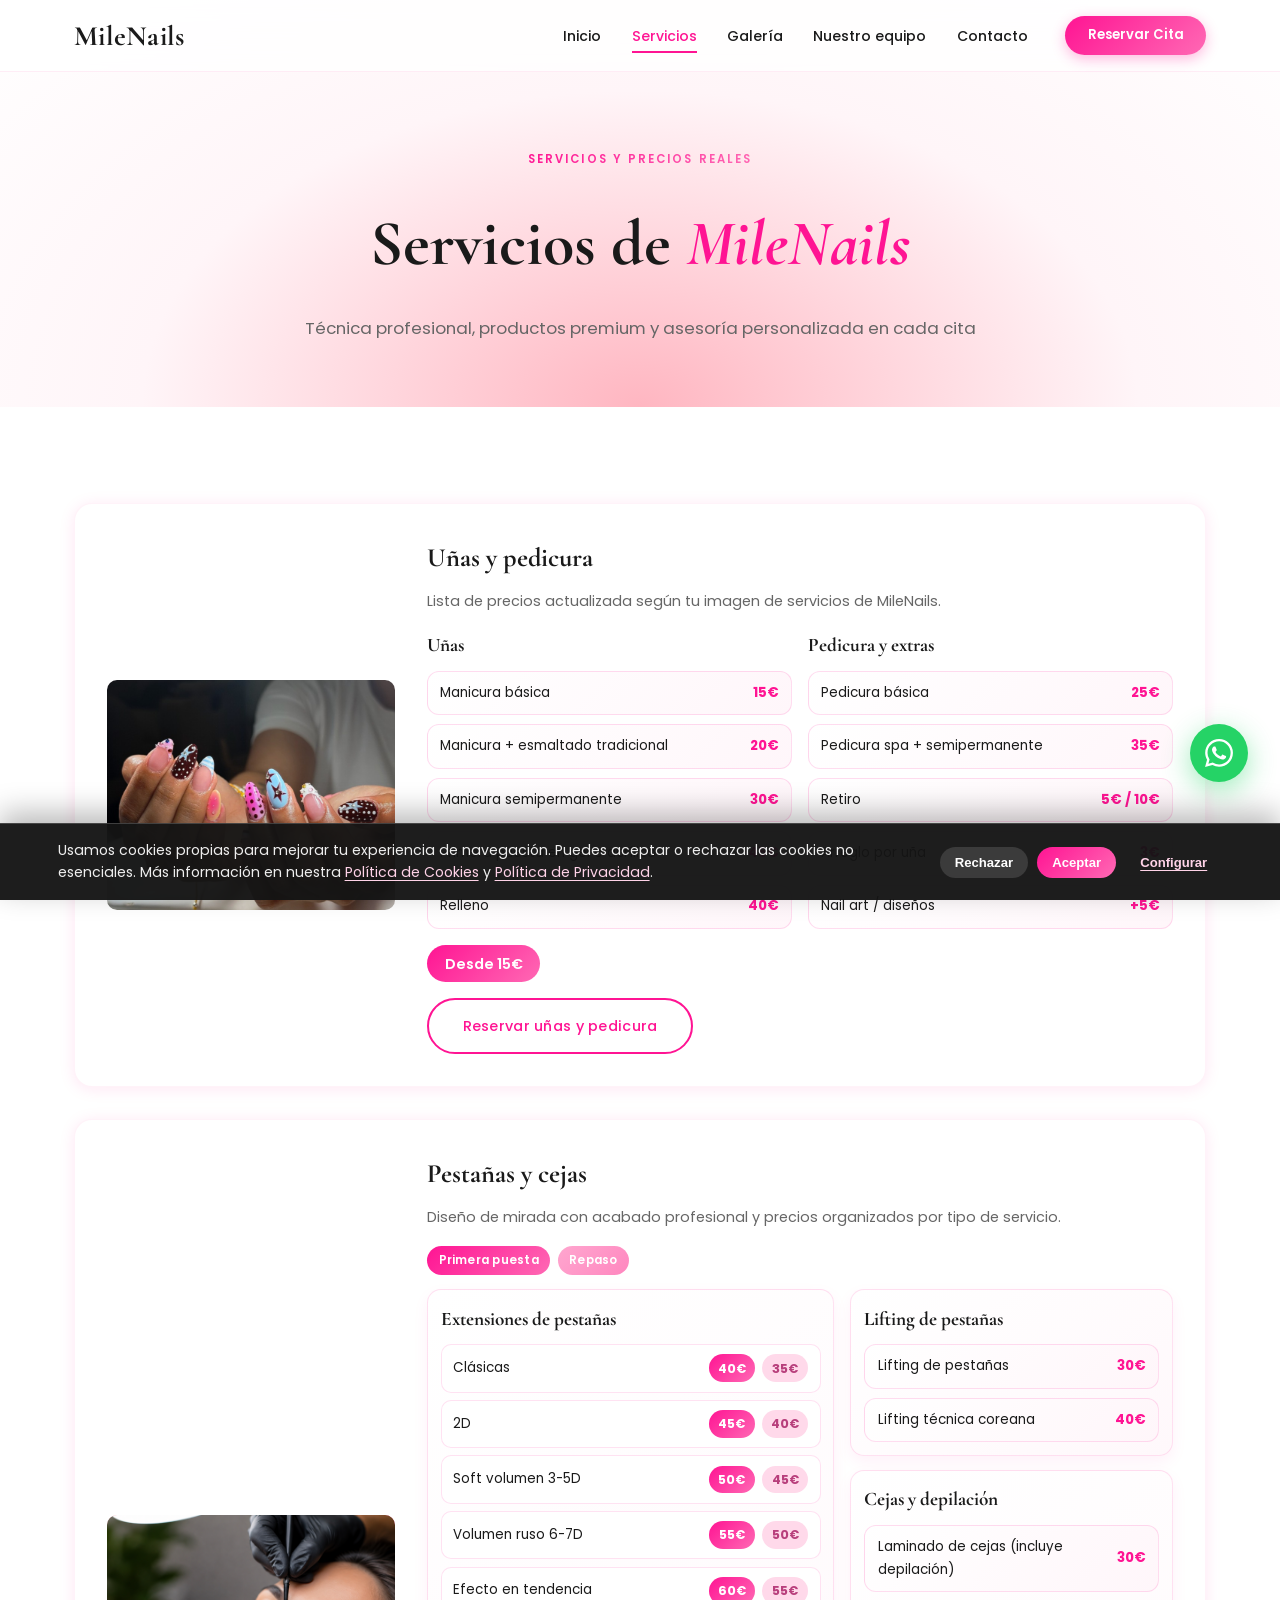
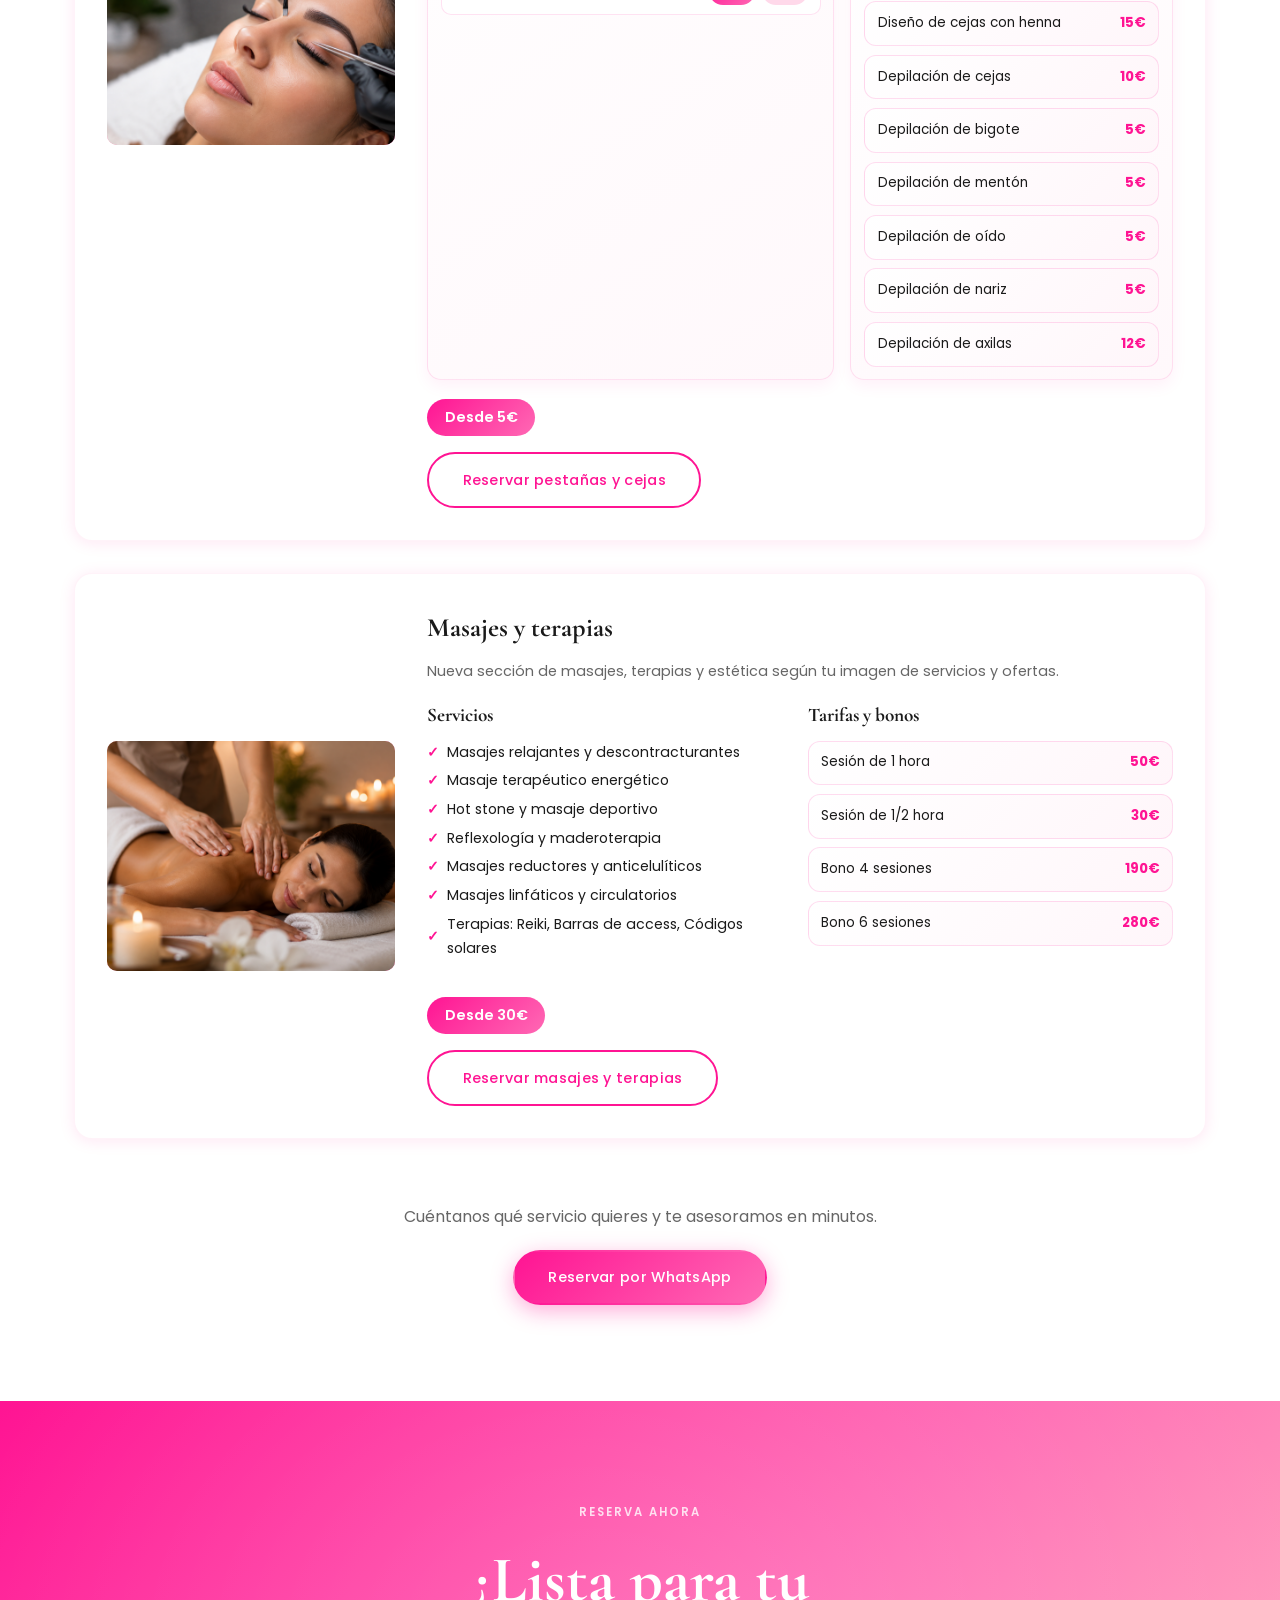
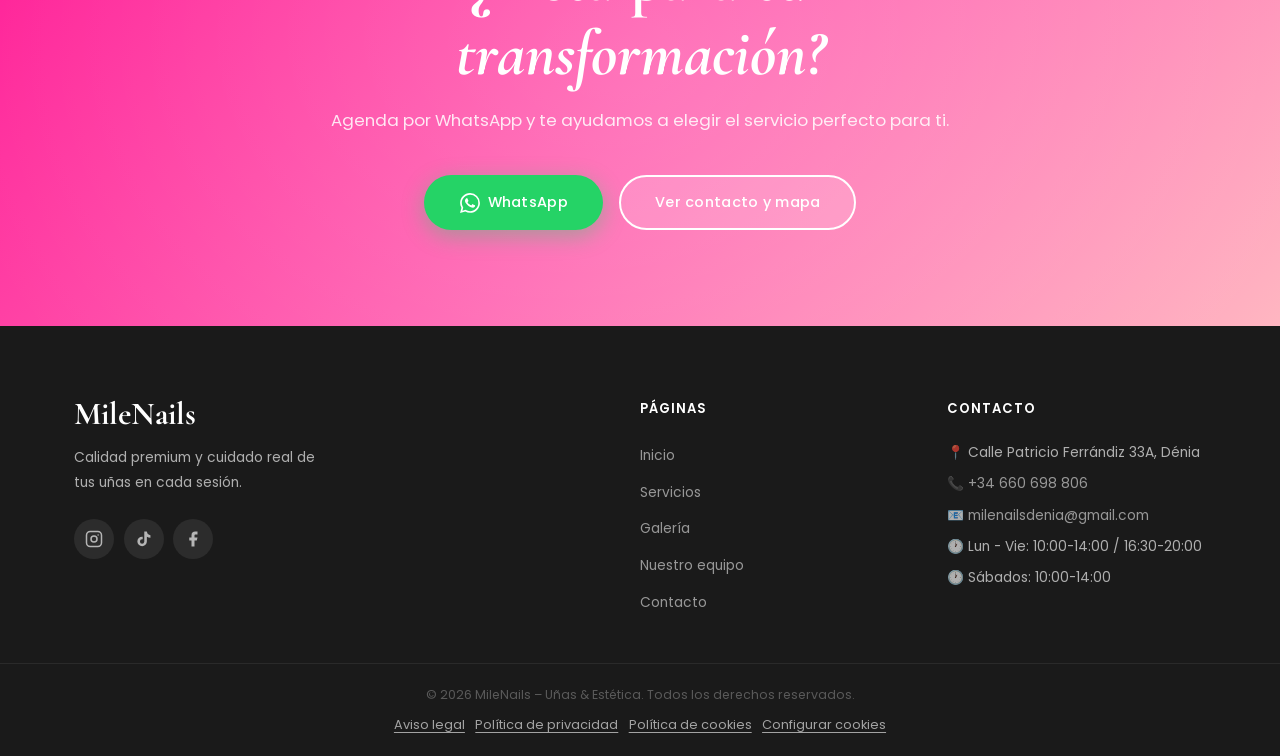
<file: pages/servicios.html>
<!DOCTYPE html>
<html lang="es">
<head>
  <meta charset="UTF-8" />
  <meta name="viewport" content="width=device-width, initial-scale=1.0" />
  <meta name="description" content="Servicios de MileNails Dénia: manicura, pedicura, uñas de gel y acrílico, pestañas, cejas y masajes terapéuticos en Dénia." />
  <meta name="robots" content="index,follow,max-image-preview:large" />
  <link rel="canonical" href="https://www.milenailsdenia.com/pages/servicios.html" />
  <meta property="og:type" content="website" />
  <meta property="og:title" content="Servicios MileNails Dénia | Uñas, Pestañas, Cejas y Masajes" />
  <meta property="og:description" content="Precios reales y servicios profesionales en Dénia: manicura, pedicura, pestañas, cejas y masajes." />
  <meta property="og:url" content="https://www.milenailsdenia.com/pages/servicios.html" />
  <meta property="og:image" content="https://www.milenailsdenia.com/maasaje.png" />
  <title>Servicios en Dénia | Uñas, Pestañas, Cejas y Masajes - MileNails</title>
  <link rel="preconnect" href="https://fonts.googleapis.com" />
  <link href="https://fonts.googleapis.com/css2?family=Cormorant+Garamond:ital,wght@0,400;0,600;0,700;1,400;1,700&family=Poppins:wght@300;400;500;600&display=swap" rel="stylesheet" />
  <link rel="stylesheet" href="../css/style.css?v=20260808-7" />
  <link rel="stylesheet" href="../css/animations.css?v=20260806-6" />
</head>
<body>

  <!-- NAVBAR -->
  <nav class="navbar" id="navbar">
    <div class="nav-container">
      <a href="../index.html" class="nav-logo" aria-label="MileNails inicio">MileNails</a>
      <ul class="nav-links" id="navLinks">
        <li><a href="../index.html"   class="nav-link">Inicio</a></li>
        <li><a href="servicios.html"  class="nav-link active">Servicios</a></li>
        <li><a href="galeria.html"    class="nav-link">Galería</a></li>
        <li><a href="sobre-nosotros.html" class="nav-link">Nuestro equipo</a></li>
        <li><a href="contacto.html"   class="nav-link">Contacto</a></li>
      </ul>
      <a href="contacto.html" class="btn-reservar">Reservar Cita</a>
      <button class="hamburger" id="hamburger" aria-label="Abrir menú">
        <span></span><span></span><span></span>
      </button>
    </div>
  </nav>

  <!-- PAGE HERO -->
  <header class="page-hero">
    <div class="container">
      <span class="section-tag">Servicios y precios reales</span>
      <h1>Servicios de <em>MileNails</em></h1>
      <p>Técnica profesional, productos premium y asesoría personalizada en cada cita</p>
    </div>
  </header>

  <!-- SERVICES FULL -->
  <section class="section">
    <div class="container">
      <div class="services-full">

        <!-- Uñas y pedicura -->
        <article class="svc-block reveal" id="servicio-unas-pedicura">
          <div class="svc-img">
            <img src="../imagenes%20web/manicura%20y%20reconstruccion.jpg" alt="Manicura y construcción" onerror="this.style.display='none';this.parentElement.textContent='💅'" />
          </div>
          <div class="svc-info">
            <h2>Uñas y pedicura</h2>
            <p>Lista de precios actualizada según tu imagen de servicios de MileNails.</p>
            <div class="svc-split">
              <div>
                <h3 class="svc-subtitle">Uñas</h3>
                <div class="svc-price-grid">
                  <div class="svc-price-row"><span>Manicura básica</span><strong>15€</strong></div>
                  <div class="svc-price-row"><span>Manicura + esmaltado tradicional</span><strong>20€</strong></div>
                  <div class="svc-price-row"><span>Manicura semipermanente</span><strong>30€</strong></div>
                  <div class="svc-price-row"><span>Primera puesta en gel o acrílico</span><strong>45€</strong></div>
                  <div class="svc-price-row"><span>Relleno</span><strong>40€</strong></div>
                </div>
              </div>
              <div>
                <h3 class="svc-subtitle">Pedicura y extras</h3>
                <div class="svc-price-grid">
                  <div class="svc-price-row"><span>Pedicura básica</span><strong>25€</strong></div>
                  <div class="svc-price-row"><span>Pedicura spa + semipermanente</span><strong>35€</strong></div>
                  <div class="svc-price-row"><span>Retiro</span><strong>5€ / 10€</strong></div>
                  <div class="svc-price-row"><span>Arreglo por uña</span><strong>3€</strong></div>
                  <div class="svc-price-row"><span>Nail art / diseños</span><strong>+5€</strong></div>
                </div>
              </div>
            </div>
            <span class="svc-price">Desde 15€</span>
            <div style="margin-top:1rem;">
              <a href="https://wa.me/34660698806?text=Hola%20MileNails%2C%20quiero%20reservar%20u%C3%B1as%20y%20pedicura%20con%20Melanny." class="btn btn-outline js-wa-route" data-wa-service="unas-pedicura" data-wa-label="unas y pedicura" target="_blank" rel="noopener noreferrer">Reservar uñas y pedicura</a>
            </div>
          </div>
        </article>

        <!-- Pestañas y cejas -->
        <article class="svc-block reveal" id="servicio-pestanas-cejas">
          <div class="svc-img">
            <img src="../pesta%C3%B1as%20y%20cejas.png" alt="Pestañas y cejas" onerror="this.style.display='none';this.parentElement.textContent='✨'" />
          </div>
          <div class="svc-info svc-lashes">
            <h2>Pestañas y cejas</h2>
            <p>Diseño de mirada con acabado profesional y precios organizados por tipo de servicio.</p>
            <div class="svc-lash-legend">
              <span class="legend-pill">Primera puesta</span>
              <span class="legend-pill legend-pill-soft">Repaso</span>
            </div>
            <div class="svc-split svc-split-lashes">
              <div class="svc-panel">
                <h3 class="svc-subtitle">Extensiones de pestañas</h3>
                <div class="svc-duo-grid">
                  <div class="svc-duo-row"><span>Clásicas</span><div class="svc-duo-prices"><strong>40€</strong><em>35€</em></div></div>
                  <div class="svc-duo-row"><span>2D</span><div class="svc-duo-prices"><strong>45€</strong><em>40€</em></div></div>
                  <div class="svc-duo-row"><span>Soft volumen 3-5D</span><div class="svc-duo-prices"><strong>50€</strong><em>45€</em></div></div>
                  <div class="svc-duo-row"><span>Volumen ruso 6-7D</span><div class="svc-duo-prices"><strong>55€</strong><em>50€</em></div></div>
                  <div class="svc-duo-row"><span>Efecto en tendencia</span><div class="svc-duo-prices"><strong>60€</strong><em>55€</em></div></div>
                </div>
              </div>
              <div>
                <div class="svc-panel" style="margin-bottom:.85rem;">
                  <h3 class="svc-subtitle">Lifting de pestañas</h3>
                  <div class="svc-price-grid">
                    <div class="svc-price-row"><span>Lifting de pestañas</span><strong>30€</strong></div>
                    <div class="svc-price-row"><span>Lifting técnica coreana</span><strong>40€</strong></div>
                  </div>
                </div>
                <div class="svc-panel">
                  <h3 class="svc-subtitle">Cejas y depilación</h3>
                  <div class="svc-price-grid">
                    <div class="svc-price-row"><span>Laminado de cejas (incluye depilación)</span><strong>30€</strong></div>
                    <div class="svc-price-row"><span>Diseño de cejas con henna</span><strong>15€</strong></div>
                    <div class="svc-price-row"><span>Depilación de cejas</span><strong>10€</strong></div>
                    <div class="svc-price-row"><span>Depilación de bigote</span><strong>5€</strong></div>
                    <div class="svc-price-row"><span>Depilación de mentón</span><strong>5€</strong></div>
                    <div class="svc-price-row"><span>Depilación de oído</span><strong>5€</strong></div>
                    <div class="svc-price-row"><span>Depilación de nariz</span><strong>5€</strong></div>
                    <div class="svc-price-row"><span>Depilación de axilas</span><strong>12€</strong></div>
                  </div>
                </div>
              </div>
            </div>
            <span class="svc-price">Desde 5€</span>
            <div style="margin-top:1rem;">
              <a href="https://wa.me/34698959656?text=Hola%20MileNails%2C%20quiero%20reservar%20pesta%C3%B1as%20y%20cejas%20con%20Sof%C3%ADa." class="btn btn-outline js-wa-route" data-wa-service="pestanas-cejas" data-wa-label="pestañas y cejas" target="_blank" rel="noopener noreferrer">Reservar pestañas y cejas</a>
            </div>
          </div>
        </article>

        <!-- Masajes y terapias -->
        <article class="svc-block reveal" id="servicio-masajes-terapias">
          <div class="svc-img">
            <img src="../maasaje.png" alt="Masajes y terapias" onerror="this.style.display='none';this.parentElement.textContent='💆'" />
          </div>
          <div class="svc-info">
            <h2>Masajes y terapias</h2>
            <p>Nueva sección de masajes, terapias y estética según tu imagen de servicios y ofertas.</p>
            <div class="svc-split">
              <div>
                <h3 class="svc-subtitle">Servicios</h3>
                <ul class="svc-list">
                  <li>Masajes relajantes y descontracturantes</li>
                  <li>Masaje terapéutico energético</li>
                  <li>Hot stone y masaje deportivo</li>
                  <li>Reflexología y maderoterapia</li>
                  <li>Masajes reductores y anticelulíticos</li>
                  <li>Masajes linfáticos y circulatorios</li>
                  <li>Terapias: Reiki, Barras de access, Códigos solares</li>
                </ul>
              </div>
              <div>
                <h3 class="svc-subtitle">Tarifas y bonos</h3>
                <div class="svc-price-grid">
                  <div class="svc-price-row"><span>Sesión de 1 hora</span><strong>50€</strong></div>
                  <div class="svc-price-row"><span>Sesión de 1/2 hora</span><strong>30€</strong></div>
                  <div class="svc-price-row"><span>Bono 4 sesiones</span><strong>190€</strong></div>
                  <div class="svc-price-row"><span>Bono 6 sesiones</span><strong>280€</strong></div>
                </div>
              </div>
            </div>
            <span class="svc-price">Desde 30€</span>
            <div style="margin-top:1rem;">
              <a href="https://wa.me/34610365493?text=Hola%20MileNails%2C%20quiero%20reservar%20masajes%20y%20terapias%20con%20Sandra." class="btn btn-outline js-wa-route" data-wa-service="masajes" data-wa-label="masajes y terapias" target="_blank" rel="noopener noreferrer">Reservar masajes y terapias</a>
            </div>
          </div>
        </article>

      </div>

      <!-- CTA -->
      <div class="text-center reveal" style="margin-top:4rem;">
        <p style="margin-bottom:1.25rem;color:var(--gray)">Cuéntanos qué servicio quieres y te asesoramos en minutos.</p>
        <a href="https://wa.me/34660698806" class="btn btn-primary js-wa-picker" target="_blank" rel="noopener noreferrer">Reservar por WhatsApp</a>
      </div>
    </div>
  </section>

  <!-- BOOKING CTA BANNER -->
  <section class="booking-cta">
    <div class="container">
      <div class="cta-content reveal">
        <span class="section-tag tag-white">Reserva ahora</span>
        <h2>¿Lista para tu<br /><em>transformación?</em></h2>
        <p>Agenda por WhatsApp y te ayudamos a elegir el servicio perfecto para ti.</p>
        <div class="cta-buttons">
          <a href="https://wa.me/34660698806" class="btn btn-whatsapp js-wa-picker" target="_blank" rel="noopener noreferrer">
            <svg width="20" height="20" viewBox="0 0 24 24" fill="currentColor"><path d="M17.472 14.382c-.297-.149-1.758-.867-2.03-.967-.273-.099-.471-.148-.67.15-.197.297-.767.966-.94 1.164-.173.199-.347.223-.644.075-.297-.15-1.255-.463-2.39-1.475-.883-.788-1.48-1.761-1.653-2.059-.173-.297-.018-.458.13-.606.134-.133.298-.347.446-.52.149-.174.198-.298.298-.497.099-.198.05-.371-.025-.52-.075-.149-.669-1.612-.916-2.207-.242-.579-.487-.5-.669-.51-.173-.008-.371-.01-.57-.01-.198 0-.52.074-.792.372-.272.297-1.04 1.016-1.04 2.479 0 1.462 1.065 2.875 1.213 3.074.149.198 2.096 3.2 5.077 4.487.709.306 1.262.489 1.694.625.712.227 1.36.195 1.871.118.571-.085 1.758-.719 2.006-1.413.248-.694.248-1.289.173-1.413-.074-.124-.272-.198-.57-.347m-5.421 7.403h-.004a9.87 9.87 0 01-5.031-1.378l-.361-.214-3.741.982.998-3.648-.235-.374a9.86 9.86 0 01-1.51-5.26c.001-5.45 4.436-9.884 9.888-9.884 2.64 0 5.122 1.03 6.988 2.898a9.825 9.825 0 012.893 6.994c-.003 5.45-4.437 9.884-9.885 9.884m8.413-18.297A11.815 11.815 0 0012.05 0C5.495 0 .16 5.335.157 11.892c0 2.096.547 4.142 1.588 5.945L.057 24l6.305-1.654a11.882 11.882 0 005.683 1.448h.005c6.554 0 11.89-5.335 11.893-11.893a11.821 11.821 0 00-3.48-8.413z"/></svg>
            WhatsApp
          </a>
          <a href="contacto.html" class="btn btn-outline-white">Ver contacto y mapa</a>
        </div>
      </div>
    </div>
  </section>

  <!-- FOOTER -->
  <footer class="footer">
    <div class="container footer-grid">
      <div class="footer-brand">
        <a href="../index.html" class="footer-logo" aria-label="MileNails inicio">MileNails</a>
        <p>Calidad premium y cuidado real de tus uñas en cada sesión.</p>
        <div class="social-icons">
          <a href="https://www.instagram.com/milenailsdenia" class="social-icon" aria-label="Instagram" target="_blank" rel="noopener noreferrer"><svg width="18" height="18" viewBox="0 0 24 24" fill="none" stroke="currentColor" stroke-width="2"><rect x="2" y="2" width="20" height="20" rx="5"/><circle cx="12" cy="12" r="4"/><circle cx="17.5" cy="6.5" r="1" fill="currentColor" stroke="none"/></svg></a>
          <a href="https://www.tiktok.com/@milenailsdenia" class="social-icon" aria-label="TikTok" target="_blank" rel="noopener noreferrer"><svg width="18" height="18" viewBox="0 0 24 24" fill="currentColor"><path d="M19.59 6.69a4.83 4.83 0 01-3.77-4.25V2h-3.45v13.67a2.89 2.89 0 01-2.88 2.5 2.89 2.89 0 01-2.89-2.89 2.89 2.89 0 012.89-2.89c.28 0 .54.04.79.1V9.01a6.33 6.33 0 00-.79-.05 6.34 6.34 0 00-6.34 6.34 6.34 6.34 0 006.34 6.34 6.34 6.34 0 006.33-6.34V8.87a8.18 8.18 0 004.78 1.52V6.94a4.85 4.85 0 01-1.01-.25z"/></svg></a>
          <a href="https://www.facebook.com/share/17iBggpYoi/?mibextid=wwXIfr" class="social-icon" aria-label="Facebook" target="_blank" rel="noopener noreferrer"><svg width="18" height="18" viewBox="0 0 24 24" fill="currentColor"><path d="M18 2h-3a5 5 0 00-5 5v3H7v4h3v8h4v-8h3l1-4h-4V7a1 1 0 011-1h3z"/></svg></a>
        </div>
      </div>
      <div class="footer-links">
        <h4>Páginas</h4>
        <ul>
          <li><a href="../index.html">Inicio</a></li>
          <li><a href="servicios.html">Servicios</a></li>
          <li><a href="galeria.html">Galería</a></li>
          <li><a href="sobre-nosotros.html">Nuestro equipo</a></li>
          <li><a href="contacto.html">Contacto</a></li>
        </ul>
      </div>
      <div class="footer-contact">
        <h4>Contacto</h4>
        <p>📍 Calle Patricio Ferrándiz 33A, Dénia</p>
        <p>📞 <a href="tel:+34660698806">+34 660 698 806</a></p>
        <p>📧 <a href="mailto:milenailsdenia@gmail.com">milenailsdenia@gmail.com</a></p>
        <p>🕐 Lun - Vie: 10:00-14:00 / 16:30-20:00</p>
        <p>🕐 Sábados: 10:00-14:00</p>
      </div>
    </div>
    <div class="footer-bottom">
      <p>&copy; 2026 MileNails – Uñas &amp; Estética. Todos los derechos reservados.</p>
      <p class="legal-links">
        <a href="aviso-legal.html">Aviso legal</a>
        <a href="politica-privacidad.html">Política de privacidad</a>
        <a href="politica-cookies.html">Política de cookies</a>
        <a href="#" data-cookie-settings>Configurar cookies</a>
      </p>
    </div>
  </footer>

  <a href="https://wa.me/34660698806" class="whatsapp-float js-wa-picker" target="_blank" rel="noopener noreferrer" aria-label="WhatsApp">
    <svg width="28" height="28" viewBox="0 0 24 24" fill="currentColor"><path d="M17.472 14.382c-.297-.149-1.758-.867-2.03-.967-.273-.099-.471-.148-.67.15-.197.297-.767.966-.94 1.164-.173.199-.347.223-.644.075-.297-.15-1.255-.463-2.39-1.475-.883-.788-1.48-1.761-1.653-2.059-.173-.297-.018-.458.13-.606.134-.133.298-.347.446-.52.149-.174.198-.298.298-.497.099-.198.05-.371-.025-.52-.075-.149-.669-1.612-.916-2.207-.242-.579-.487-.5-.669-.51-.173-.008-.371-.01-.57-.01-.198 0-.52.074-.792.372-.272.297-1.04 1.016-1.04 2.479 0 1.462 1.065 2.875 1.213 3.074.149.198 2.096 3.2 5.077 4.487.709.306 1.262.489 1.694.625.712.227 1.36.195 1.871.118.571-.085 1.758-.719 2.006-1.413.248-.694.248-1.289.173-1.413-.074-.124-.272-.198-.57-.347m-5.421 7.403h-.004a9.87 9.87 0 01-5.031-1.378l-.361-.214-3.741.982.998-3.648-.235-.374a9.86 9.86 0 01-1.51-5.26c.001-5.45 4.436-9.884 9.888-9.884 2.64 0 5.122 1.03 6.988 2.898a9.825 9.825 0 012.893 6.994c-.003 5.45-4.437 9.884-9.885 9.884m8.413-18.297A11.815 11.815 0 0012.05 0C5.495 0 .16 5.335.157 11.892c0 2.096.547 4.142 1.588 5.945L.057 24l6.305-1.654a11.882 11.882 0 005.683 1.448h.005c6.554 0 11.89-5.335 11.893-11.893a11.821 11.821 0 00-3.48-8.413z"/></svg>
  </a>
  <script src="../js/main.js?v=20260808-4"></script>
</body>
</html>
</file>
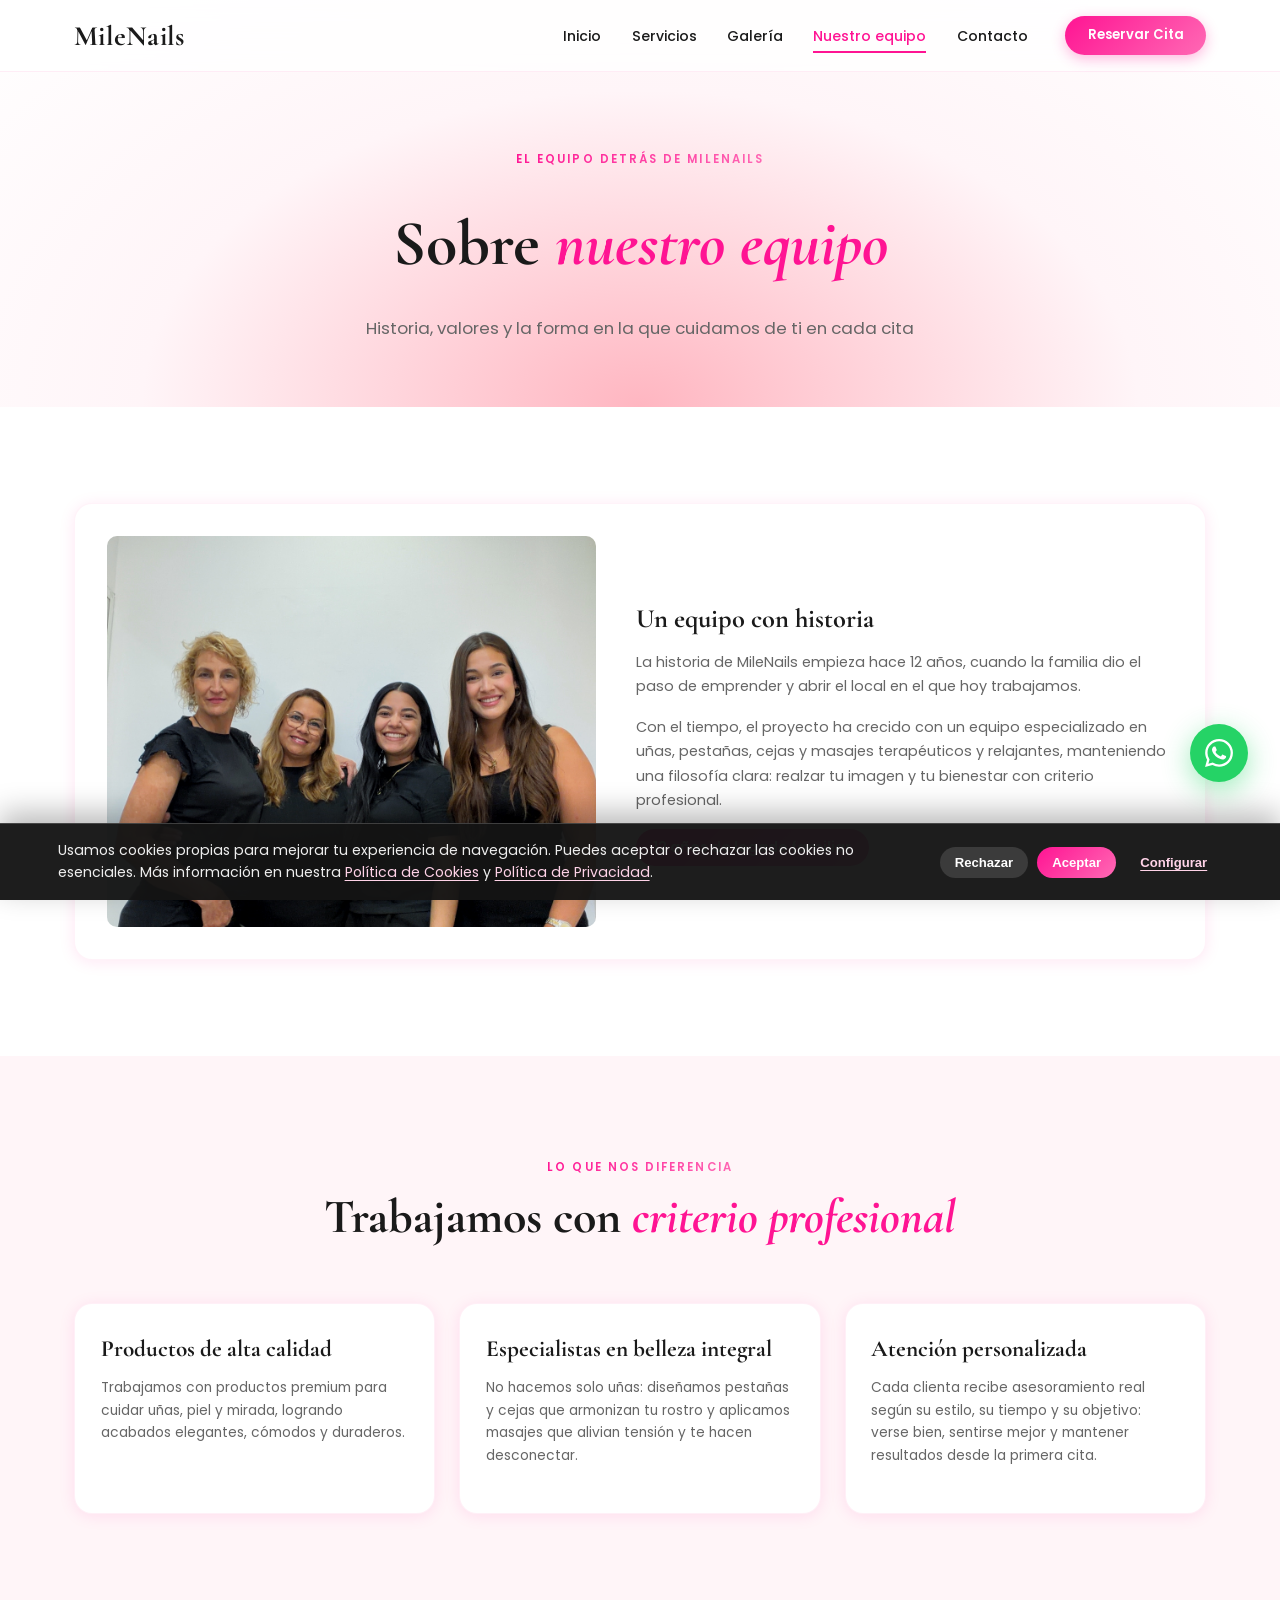
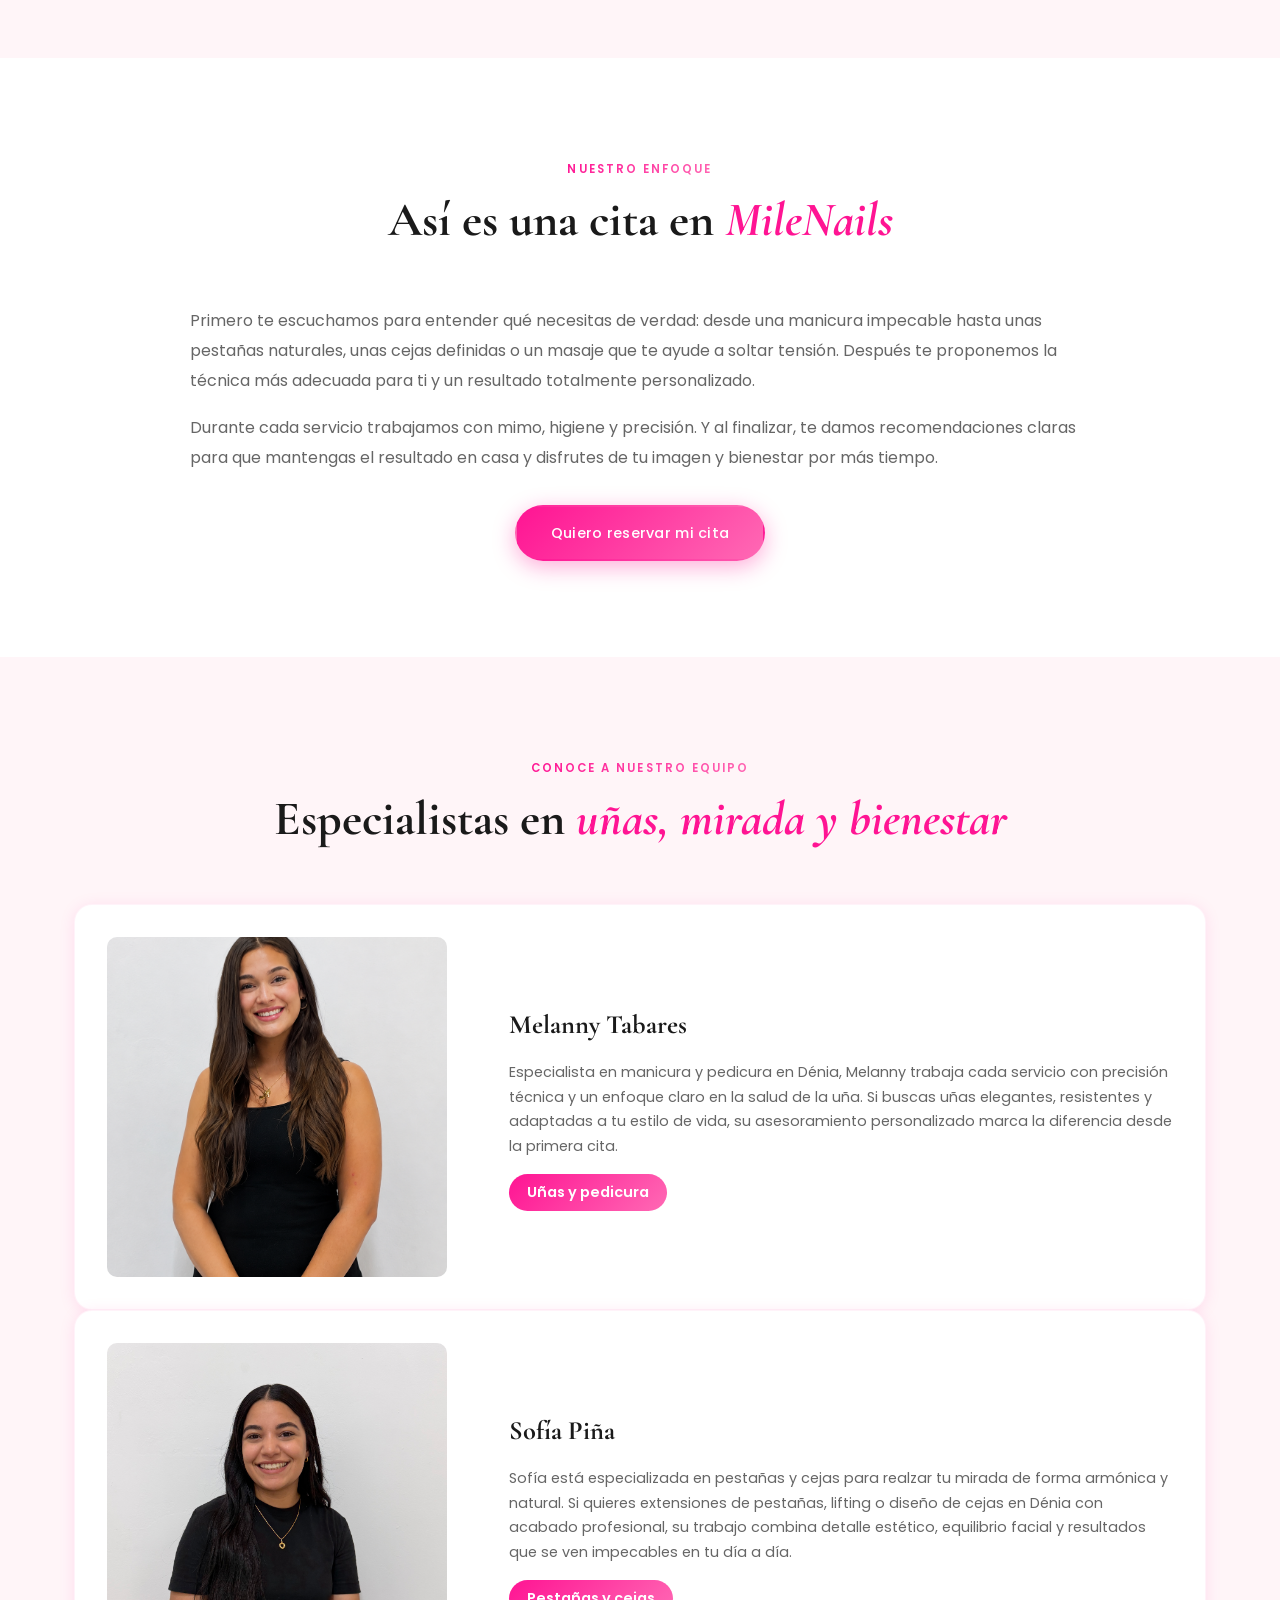
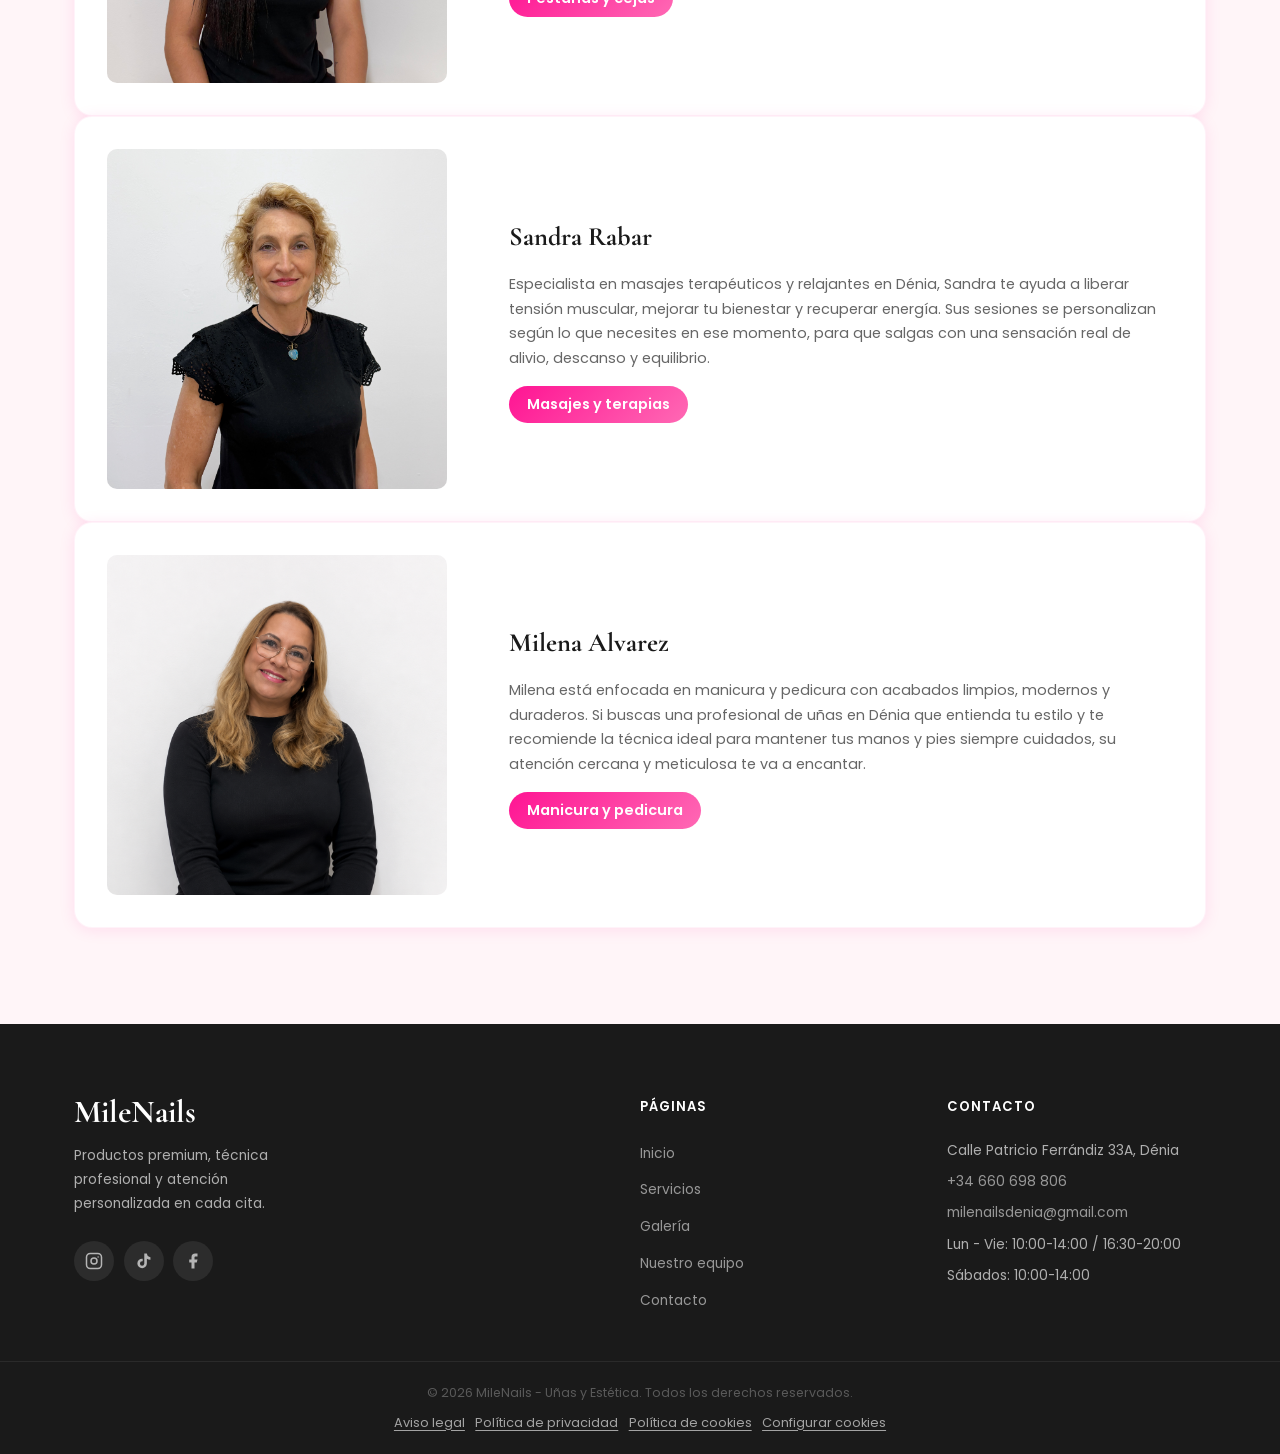
<file: pages/sobre-nosotros.html>
<!DOCTYPE html>
<html lang="es">
<head>
  <meta charset="UTF-8" />
  <meta name="viewport" content="width=device-width, initial-scale=1.0" />
  <meta name="description" content="Conoce el equipo de MileNails Dénia: especialistas en uñas, pestañas, cejas y masajes con atención personalizada y resultados profesionales." />
  <meta name="robots" content="index,follow,max-image-preview:large" />
  <link rel="canonical" href="https://www.milenailsdenia.com/pages/sobre-nosotros.html" />
  <meta property="og:type" content="website" />
  <meta property="og:title" content="Nuestro equipo en Dénia | MileNails" />
  <meta property="og:description" content="Especialistas en uñas, pestañas, cejas y masajes en Dénia. Conoce al equipo de MileNails." />
  <meta property="og:url" content="https://www.milenailsdenia.com/pages/sobre-nosotros.html" />
  <meta property="og:image" content="https://www.milenailsdenia.com/nuestro%20equipo.jpeg" />
  <title>Nuestro Equipo en Dénia | MileNails</title>
  <link rel="preconnect" href="https://fonts.googleapis.com" />
  <link href="https://fonts.googleapis.com/css2?family=Cormorant+Garamond:ital,wght@0,400;0,600;0,700;1,400;1,700&family=Poppins:wght@300;400;500;600&display=swap" rel="stylesheet" />
  <link rel="stylesheet" href="../css/style.css?v=20260808-7" />
  <link rel="stylesheet" href="../css/animations.css?v=20260806-6" />
</head>
<body>

  <nav class="navbar" id="navbar">
    <div class="nav-container">
      <a href="../index.html" class="nav-logo" aria-label="MileNails inicio">MileNails</a>
      <ul class="nav-links" id="navLinks">
        <li><a href="../index.html" class="nav-link">Inicio</a></li>
        <li><a href="servicios.html" class="nav-link">Servicios</a></li>
        <li><a href="galeria.html" class="nav-link">Galería</a></li>
        <li><a href="sobre-nosotros.html" class="nav-link active">Nuestro equipo</a></li>
        <li><a href="contacto.html" class="nav-link">Contacto</a></li>
      </ul>
      <a href="contacto.html" class="btn-reservar">Reservar Cita</a>
      <button class="hamburger" id="hamburger" aria-label="Abrir menú" aria-expanded="false">
        <span></span><span></span><span></span>
      </button>
    </div>
  </nav>

  <header class="page-hero">
    <div class="container">
      <span class="section-tag">El equipo detrás de MileNails</span>
      <h1>Sobre <em>nuestro equipo</em></h1>
      <p>Historia, valores y la forma en la que cuidamos de ti en cada cita</p>
    </div>
  </header>

  <section class="section">
    <div class="container">
      <div class="svc-block reveal about-story-block">
        <h2 class="about-story-title-mobile">Un equipo con historia</h2>
        <div class="svc-img about-story-media">
          <img src="../nuestro equipo.jpeg" alt="Equipo de MileNails" onerror="this.style.display='none';this.parentElement.textContent='💅'" />
        </div>
        <div class="svc-info">
          <h2 class="about-story-title-desktop">Un equipo con historia</h2>
          <p>La historia de MileNails empieza hace 12 años, cuando la familia dio el paso de emprender y abrir el local en el que hoy trabajamos.</p>
          <p>Con el tiempo, el proyecto ha crecido con un equipo especializado en uñas, pestañas, cejas y masajes terapéuticos y relajantes, manteniendo una filosofía clara: realzar tu imagen y tu bienestar con criterio profesional.</p>
          <span class="svc-price">12 años de legado familiar</span>
        </div>
      </div>
    </div>
  </section>

  <section class="section" style="background:var(--light-bg);">
    <div class="container">
      <div class="section-header reveal">
        <span class="section-tag">Lo que nos diferencia</span>
        <h2>Trabajamos con <em>criterio profesional</em></h2>
      </div>
      <div class="services-grid">
        <article class="service-card reveal">
          <div class="card-body">
            <h3>Productos de alta calidad</h3>
            <p>Trabajamos con productos premium para cuidar uñas, piel y mirada, logrando acabados elegantes, cómodos y duraderos.</p>
          </div>
        </article>
        <article class="service-card reveal">
          <div class="card-body">
            <h3>Especialistas en belleza integral</h3>
            <p>No hacemos solo uñas: diseñamos pestañas y cejas que armonizan tu rostro y aplicamos masajes que alivian tensión y te hacen desconectar.</p>
          </div>
        </article>
        <article class="service-card reveal">
          <div class="card-body">
            <h3>Atención personalizada</h3>
            <p>Cada clienta recibe asesoramiento real según su estilo, su tiempo y su objetivo: verse bien, sentirse mejor y mantener resultados desde la primera cita.</p>
          </div>
        </article>
      </div>
    </div>
  </section>

  <section class="section">
    <div class="container">
      <div class="section-header reveal">
        <span class="section-tag">Nuestro enfoque</span>
        <h2>Así es una cita en <em>MileNails</em></h2>
      </div>
      <div class="reveal" style="max-width:900px;margin:0 auto;color:var(--gray);line-height:1.9;">
        <p>Primero te escuchamos para entender qué necesitas de verdad: desde una manicura impecable hasta unas pestañas naturales, unas cejas definidas o un masaje que te ayude a soltar tensión. Después te proponemos la técnica más adecuada para ti y un resultado totalmente personalizado.</p>
        <p style="margin-top:1rem;">Durante cada servicio trabajamos con mimo, higiene y precisión. Y al finalizar, te damos recomendaciones claras para que mantengas el resultado en casa y disfrutes de tu imagen y bienestar por más tiempo.</p>
      </div>
      <div class="text-center reveal" style="margin-top:2rem;">
        <a href="https://wa.me/34660698806" class="btn btn-primary js-wa-picker" target="_blank" rel="noopener noreferrer">Quiero reservar mi cita</a>
      </div>
    </div>
  </section>

  <section class="section" style="background:var(--light-bg);">
    <div class="container">
      <div class="section-header reveal">
        <span class="section-tag">Conoce a nuestro equipo</span>
        <h2>Especialistas en <em>uñas, mirada y bienestar</em></h2>
      </div>

      <article class="svc-block reveal team-profile" id="melanny">
        <div class="svc-img team-profile-img">
          <img src="../melanny%20Tabares.png" alt="Melanny Tabares especialista en uñas y pedicura en Dénia" loading="lazy" onerror="this.style.display='none';this.parentElement.textContent='💅'" />
        </div>
        <div class="svc-info">
          <h2>Melanny Tabares</h2>
          <p>Especialista en manicura y pedicura en Dénia, Melanny trabaja cada servicio con precisión técnica y un enfoque claro en la salud de la uña. Si buscas uñas elegantes, resistentes y adaptadas a tu estilo de vida, su asesoramiento personalizado marca la diferencia desde la primera cita.</p>
          <a href="servicios.html#servicio-unas-pedicura" class="svc-price">Uñas y pedicura</a>
        </div>
      </article>

      <article class="svc-block reveal team-profile" id="sofia">
        <div class="svc-img team-profile-img">
          <img src="../sofiapestañas.jpeg" alt="Sofía Piña especialista en pestañas y cejas en Dénia" loading="lazy" onerror="this.style.display='none';this.parentElement.textContent='👁️'" />
        </div>
        <div class="svc-info">
          <h2>Sofía Piña</h2>
          <p>Sofía está especializada en pestañas y cejas para realzar tu mirada de forma armónica y natural. Si quieres extensiones de pestañas, lifting o diseño de cejas en Dénia con acabado profesional, su trabajo combina detalle estético, equilibrio facial y resultados que se ven impecables en tu día a día.</p>
          <a href="servicios.html#servicio-pestanas-cejas" class="svc-price">Pestañas y cejas</a>
        </div>
      </article>

      <article class="svc-block reveal team-profile" id="sandra">
        <div class="svc-img team-profile-img">
          <img src="../Sandra masajes.jpeg" alt="Sandra Rabar especialista en masajes terapéuticos y relajantes en Dénia" loading="lazy" onerror="this.style.display='none';this.parentElement.textContent='💆'" />
        </div>
        <div class="svc-info">
          <h2>Sandra Rabar</h2>
          <p>Especialista en masajes terapéuticos y relajantes en Dénia, Sandra te ayuda a liberar tensión muscular, mejorar tu bienestar y recuperar energía. Sus sesiones se personalizan según lo que necesites en ese momento, para que salgas con una sensación real de alivio, descanso y equilibrio.</p>
          <a href="servicios.html#servicio-masajes-terapias" class="svc-price">Masajes y terapias</a>
        </div>
      </article>

      <article class="svc-block reveal team-profile" id="milena">
        <div class="svc-img team-profile-img">
          <img src="../milena manicura y pedicura.png" alt="Milena Alvarez especialista en manicura y pedicura en Dénia" loading="lazy" onerror="this.style.display='none';this.parentElement.textContent='🌸'" />
        </div>
        <div class="svc-info">
          <h2>Milena Alvarez</h2>
          <p>Milena está enfocada en manicura y pedicura con acabados limpios, modernos y duraderos. Si buscas una profesional de uñas en Dénia que entienda tu estilo y te recomiende la técnica ideal para mantener tus manos y pies siempre cuidados, su atención cercana y meticulosa te va a encantar.</p>
          <a href="servicios.html#servicio-unas-pedicura" class="svc-price">Manicura y pedicura</a>
        </div>
      </article>
    </div>
  </section>

  <footer class="footer">
    <div class="container footer-grid">
      <div class="footer-brand">
        <a href="../index.html" class="footer-logo" aria-label="MileNails inicio">MileNails</a>
        <p>Productos premium, técnica profesional y atención personalizada en cada cita.</p>
        <div class="social-icons">
          <a href="https://www.instagram.com/milenailsdenia" class="social-icon" aria-label="Instagram" target="_blank" rel="noopener noreferrer"><svg width="18" height="18" viewBox="0 0 24 24" fill="none" stroke="currentColor" stroke-width="2"><rect x="2" y="2" width="20" height="20" rx="5"/><circle cx="12" cy="12" r="4"/><circle cx="17.5" cy="6.5" r="1" fill="currentColor" stroke="none"/></svg></a>
          <a href="https://www.tiktok.com/@milenailsdenia" class="social-icon" aria-label="TikTok" target="_blank" rel="noopener noreferrer"><svg width="18" height="18" viewBox="0 0 24 24" fill="currentColor"><path d="M19.59 6.69a4.83 4.83 0 01-3.77-4.25V2h-3.45v13.67a2.89 2.89 0 01-2.88 2.5 2.89 2.89 0 01-2.89-2.89 2.89 2.89 0 012.89-2.89c.28 0 .54.04.79.1V9.01a6.33 6.33 0 00-.79-.05 6.34 6.34 0 00-6.34 6.34 6.34 6.34 0 006.34 6.34 6.34 6.34 0 006.33-6.34V8.87a8.18 8.18 0 004.78 1.52V6.94a4.85 4.85 0 01-1.01-.25z"/></svg></a>
          <a href="https://www.facebook.com/share/17iBggpYoi/?mibextid=wwXIfr" class="social-icon" aria-label="Facebook" target="_blank" rel="noopener noreferrer"><svg width="18" height="18" viewBox="0 0 24 24" fill="currentColor"><path d="M18 2h-3a5 5 0 00-5 5v3H7v4h3v8h4v-8h3l1-4h-4V7a1 1 0 011-1h3z"/></svg></a>
        </div>
      </div>
      <div class="footer-links">
        <h4>Páginas</h4>
        <ul>
          <li><a href="../index.html">Inicio</a></li>
          <li><a href="servicios.html">Servicios</a></li>
          <li><a href="galeria.html">Galería</a></li>
          <li><a href="sobre-nosotros.html">Nuestro equipo</a></li>
          <li><a href="contacto.html">Contacto</a></li>
        </ul>
      </div>
      <div class="footer-contact">
        <h4>Contacto</h4>
        <p>Calle Patricio Ferrándiz 33A, Dénia</p>
        <p><a href="tel:+34660698806">+34 660 698 806</a></p>
        <p><a href="mailto:milenailsdenia@gmail.com">milenailsdenia@gmail.com</a></p>
        <p>Lun - Vie: 10:00-14:00 / 16:30-20:00</p>
        <p>Sábados: 10:00-14:00</p>
      </div>
    </div>
    <div class="footer-bottom">
      <p>&copy; 2026 MileNails - Uñas y Estética. Todos los derechos reservados.</p>
      <p class="legal-links">
        <a href="aviso-legal.html">Aviso legal</a>
        <a href="politica-privacidad.html">Política de privacidad</a>
        <a href="politica-cookies.html">Política de cookies</a>
        <a href="#" data-cookie-settings>Configurar cookies</a>
      </p>
    </div>
  </footer>

  <a href="https://wa.me/34660698806" class="whatsapp-float js-wa-picker" target="_blank" rel="noopener noreferrer" aria-label="WhatsApp">
    <svg width="28" height="28" viewBox="0 0 24 24" fill="currentColor"><path d="M17.472 14.382c-.297-.149-1.758-.867-2.03-.967-.273-.099-.471-.148-.67.15-.197.297-.767.966-.94 1.164-.173.199-.347.223-.644.075-.297-.15-1.255-.463-2.39-1.475-.883-.788-1.48-1.761-1.653-2.059-.173-.297-.018-.458.13-.606.134-.133.298-.347.446-.52.149-.174.198-.298.298-.497.099-.198.05-.371-.025-.52-.075-.149-.669-1.612-.916-2.207-.242-.579-.487-.5-.669-.51-.173-.008-.371-.01-.57-.01-.198 0-.52.074-.792.372-.272.297-1.04 1.016-1.04 2.479 0 1.462 1.065 2.875 1.213 3.074.149.198 2.096 3.2 5.077 4.487.709.306 1.262.489 1.694.625.712.227 1.36.195 1.871.118.571-.085 1.758-.719 2.006-1.413.248-.694.248-1.289.173-1.413-.074-.124-.272-.198-.57-.347m-5.421 7.403h-.004a9.87 9.87 0 01-5.031-1.378l-.361-.214-3.741.982.998-3.648-.235-.374a9.86 9.86 0 01-1.51-5.26c.001-5.45 4.436-9.884 9.888-9.884 2.64 0 5.122 1.03 6.988 2.898a9.825 9.825 0 012.893 6.994c-.003 5.45-4.437 9.884-9.885 9.884m8.413-18.297A11.815 11.815 0 0012.05 0C5.495 0 .16 5.335.157 11.892c0 2.096.547 4.142 1.588 5.945L.057 24l6.305-1.654a11.882 11.882 0 005.683 1.448h.005c6.554 0 11.89-5.335 11.893-11.893a11.821 11.821 0 00-3.48-8.413z"/></svg>
  </a>

  <script src="../js/main.js?v=20260808-4"></script>
</body>
</html>
</file>
<file: css/style.css>
﻿/* ================================================================
   STYLE.CSS  –  MileNails Uñas & Estética
   ================================================================ */

/* ---- Variables ---- */
:root {
  --primary:     #FF1493;
  --secondary:   #FF69B4;
  --light-pink:  #FFB6C1;
  --dark:        #1a1a1a;
  --white:       #ffffff;
  --gray:        #666666;
  --light-bg:    #fff5f8;
  --font-head:   'Cormorant Garamond', serif;
  --font-body:   'Poppins', sans-serif;
  --shadow-sm:   0 2px 16px rgba(255,20,147,.10);
  --shadow-md:   0 8px 32px rgba(255,20,147,.15);
  --shadow-lg:   0 24px 64px rgba(255,20,147,.20);
  --radius:      18px;
  --radius-sm:   10px;
  --transition:  .3s ease;
  --nav-h:       72px;
}

/* ---- Reset ---- */
*,*::before,*::after{box-sizing:border-box;margin:0;padding:0}
html{scroll-behavior:smooth;font-size:16px}
body{font-family:var(--font-body);color:var(--dark);background:#fff;line-height:1.7;overflow-x:hidden}
img{max-width:100%;height:auto;display:block}
a{text-decoration:none;color:inherit}
ul{list-style:none}
em{font-style:italic;color:var(--primary)}

/* ---- Utilities ---- */
.container{max-width:1180px;margin:0 auto;padding:0 1.5rem}
.section{padding:6rem 0}
.text-center{text-align:center}

/* ---- Buttons ---- */
.btn{
  display:inline-flex;align-items:center;gap:.5rem;
  padding:.85rem 2.1rem;border-radius:50px;
  font-family:var(--font-body);font-weight:500;font-size:.9rem;
  cursor:pointer;border:2px solid transparent;
  transition:all var(--transition);letter-spacing:.02em;
  white-space:nowrap;
}
.btn-primary{
  background:linear-gradient(135deg,var(--primary),var(--secondary));
  color:#fff;box-shadow:0 6px 22px rgba(255,20,147,.35);
}
.btn-primary:hover{transform:translateY(-3px);box-shadow:0 12px 32px rgba(255,20,147,.45)}
.btn-outline{border-color:var(--primary);color:var(--primary);background:transparent}
.btn-outline:hover{background:var(--primary);color:#fff;transform:translateY(-3px)}
.btn-outline-white{border-color:#fff;color:#fff;background:rgba(255,255,255,.15)}
.btn-outline-white:hover{background:#fff;color:var(--primary);transform:translateY(-3px)}
.btn-whatsapp{background:#25D366;color:#fff;box-shadow:0 6px 22px rgba(37,211,102,.40)}
.btn-whatsapp:hover{background:#1eb858;transform:translateY(-3px);box-shadow:0 12px 32px rgba(37,211,102,.5)}
.btn-reservar{
  background:linear-gradient(135deg,var(--primary),var(--secondary));
  color:#fff;padding:.55rem 1.4rem;border-radius:50px;
  font-size:.82rem;font-weight:600;font-family:var(--font-body);
  transition:all var(--transition);box-shadow:0 4px 14px rgba(255,20,147,.30);
  white-space:nowrap;
}
.btn-reservar:hover{transform:translateY(-2px);box-shadow:0 8px 24px rgba(255,20,147,.45)}

/* ---- Section header ---- */
.section-header{text-align:center;margin-bottom:3.5rem}
.section-tag{
  display:inline-block;font-size:.72rem;font-weight:600;
  letter-spacing:.18em;text-transform:uppercase;margin-bottom:.75rem;
  background:linear-gradient(135deg,var(--primary),var(--secondary));
  -webkit-background-clip:text;-webkit-text-fill-color:transparent;background-clip:text;
}
.tag-white{background:none;-webkit-text-fill-color:rgba(255,255,255,.8);color:rgba(255,255,255,.8)}
.section-header h2{
  font-family:var(--font-head);font-size:clamp(2rem,4vw,3rem);
  font-weight:700;line-height:1.2;color:var(--dark);
}

/* ================================================================
   NAVBAR
   ================================================================ */
.navbar{
  position:fixed;top:0;left:0;right:0;z-index:1000;
  height:var(--nav-h);
  background:rgba(255,255,255,.80);
  backdrop-filter:blur(16px);-webkit-backdrop-filter:blur(16px);
  border-bottom:1px solid rgba(255,105,180,.12);
  transition:all var(--transition);
}
.navbar.scrolled{background:rgba(255,255,255,.97);box-shadow:0 4px 24px rgba(255,20,147,.10)}
.nav-container{
  max-width:1180px;margin:0 auto;padding:0 1.5rem;
  height:100%;display:flex;align-items:center;gap:1.5rem;
  position:relative;
}
.nav-logo{
  flex-shrink:0;
  display:inline-flex;
  align-items:center;
  font-family:var(--font-head);
  font-size:1.75rem;
  font-weight:700;
  line-height:1;
  letter-spacing:.01em;
  color:var(--dark);
  transition:color var(--transition);
}
.nav-logo:hover{color:var(--primary)}
.nav-links{display:flex;align-items:center;gap:.2rem;margin-left:auto}
.nav-link{
  font-size:.88rem;font-weight:500;color:var(--dark);
  padding:.4rem .85rem;border-radius:8px;
  position:relative;transition:color var(--transition),background var(--transition);
}
.nav-link::after{
  content:'';position:absolute;bottom:-1px;left:.85rem;right:.85rem;
  height:2px;background:var(--primary);
  transform:scaleX(0);transform-origin:center;transition:transform var(--transition);
}
.nav-link:hover{color:var(--primary)}
.nav-link:hover::after,.nav-link.active::after{transform:scaleX(1)}
.nav-link.active{color:var(--primary)}
.hamburger{
  display:none;flex-direction:column;gap:5px;
  background:none;border:none;cursor:pointer;padding:4px;margin-left:.75rem;
}
.hamburger span{
  display:block;width:24px;height:2px;
  background:var(--dark);border-radius:2px;transition:all var(--transition);
}
.hamburger.open span:nth-child(1){transform:translateY(7px) rotate(45deg)}
.hamburger.open span:nth-child(2){opacity:0;transform:scaleX(0)}
.hamburger.open span:nth-child(3){transform:translateY(-7px) rotate(-45deg)}

/* ================================================================
   HERO
   ================================================================ */
.hero{
  min-height:100vh;display:flex;flex-direction:column;
  padding-top:var(--nav-h);
  background:radial-gradient(ellipse at 65% 50%, #FFB6C1 0%, #ffeef5 38%, #ffffff 70%);
  position:relative;overflow:hidden;
}
.hero::before{
  content:'';position:absolute;top:-30%;right:-15%;width:550px;height:550px;
  border-radius:50%;
  background:radial-gradient(circle,rgba(255,20,147,.07),transparent 70%);
  pointer-events:none;
}
.hero-content{
  max-width:1180px;margin:0 auto;padding:0 1.5rem;
  display:grid;grid-template-columns:1fr 1fr;
  align-items:center;gap:4rem;
  flex:1;min-height:calc(100vh - var(--nav-h));
}
.hero-text{z-index:1}
.hero-tag{
  display:inline-block;font-size:.75rem;font-weight:600;
  letter-spacing:.12em;text-transform:uppercase;color:var(--primary);
  background:rgba(255,20,147,.09);padding:.4rem 1.1rem;border-radius:50px;
  margin-bottom:1.3rem;
}
.hero-text h1{
  font-family:var(--font-head);
  font-size:clamp(3.2rem,6vw,5.8rem);
  font-weight:700;line-height:1.03;letter-spacing:-.02em;
  margin-bottom:1.25rem;color:var(--dark);
}
.gradient-text{
  background:linear-gradient(135deg,var(--primary) 0%,var(--secondary) 100%);
  -webkit-background-clip:text;-webkit-text-fill-color:transparent;background-clip:text;
}
.hero-text p{font-size:1.08rem;color:var(--gray);max-width:410px;margin-bottom:2rem;line-height:1.75}
.hero-cta{display:flex;gap:1rem;flex-wrap:wrap}
.hero-image{display:flex;justify-content:center;align-items:center}
.hero-img-wrapper{
  width:100%;max-width:460px;aspect-ratio:4/5;
  border-radius:18px;
  overflow:hidden;
  background:#fff;
  box-shadow:0 14px 34px rgba(0,0,0,.12);
  display:flex;align-items:center;justify-content:center;
  font-size:6rem;
}
.hero-img-wrapper img{width:100%;height:100%;object-fit:cover}
.hero-scroll{
  position:absolute;bottom:2rem;left:50%;transform:translateX(-50%);
  display:flex;flex-direction:column;align-items:center;gap:.5rem;
  color:var(--primary);font-size:.68rem;letter-spacing:.12em;text-transform:uppercase;
  opacity:.55;animation:scrollBob 2.2s ease-in-out infinite;
}
.scroll-line{width:1px;height:38px;background:linear-gradient(to bottom,var(--primary),transparent)}

/* ================================================================
   SERVICES PREVIEW
   ================================================================ */
.services-preview{background:#fff}
.services-grid{display:grid;grid-template-columns:repeat(auto-fit,minmax(210px,1fr));gap:1.5rem;margin-bottom:3rem}
.service-card{
  border-radius:var(--radius);overflow:hidden;background:#fff;
  box-shadow:var(--shadow-sm);transition:transform var(--transition),box-shadow var(--transition);
  border:1px solid rgba(255,105,180,.10);
}
.service-card:hover{transform:translateY(-10px);box-shadow:var(--shadow-lg)}
.card-img{
  position:relative;aspect-ratio:5/4;min-height:215px;overflow:hidden;
  background:linear-gradient(135deg,#FFB6C1,#FF69B4);
}
.card-img img{width:100%;height:100%;object-fit:cover;object-position:center center;transition:transform .5s ease}
.service-card:hover .card-img img{transform:scale(1.09)}
.card-img-placeholder{display:flex;align-items:center;justify-content:center;font-size:3.5rem;height:100%}
.card-overlay{
  position:absolute;inset:0;
  background:linear-gradient(to top,rgba(255,20,147,.22),transparent);
  opacity:0;transition:opacity var(--transition);
}
.service-card:hover .card-overlay{opacity:1}
.card-body{padding:1.6rem}
.card-body h3{font-family:var(--font-head);font-size:1.45rem;font-weight:700;margin-bottom:.5rem}
.card-body p{font-size:.86rem;color:var(--gray);margin-bottom:1.25rem;line-height:1.65}
.card-footer{display:flex;align-items:center;justify-content:space-between}
.price{
  font-size:.82rem;font-weight:700;color:var(--primary);
  background:rgba(255,20,147,.09);padding:.3rem .85rem;border-radius:50px;
}
.link-more{
  font-size:.83rem;font-weight:600;color:var(--primary);
  display:inline-flex;align-items:center;gap:.25rem;transition:gap var(--transition);
}
.link-more:hover{gap:.5rem}

/* ================================================================
   GALLERY PREVIEW
   ================================================================ */
.gallery-preview{background:var(--light-bg)}
.gallery-carousel{
  position:relative;
  display:grid;
  grid-template-columns:auto 1fr auto;
  align-items:center;
  gap:.7rem;
  margin-bottom:2.5rem;
}
.gallery-viewport{
  overflow:hidden;border-radius:16px;position:relative;
  mask-image:linear-gradient(to right, transparent 0%, #000 5%, #000 95%, transparent 100%);
  -webkit-mask-image:linear-gradient(to right, transparent 0%, #000 5%, #000 95%, transparent 100%);
}
.gallery-grid.gallery-track{
  display:flex;
  gap:1rem;
  transition:transform .62s cubic-bezier(.22,.61,.36,1);
  will-change:transform;
}
.gallery-item{
  flex:0 0 calc((100% - 2rem) / 3);
  aspect-ratio:4/5;
  border-radius:14px;
  overflow:hidden;
  cursor:pointer;
  box-shadow:0 10px 26px rgba(26,26,26,.10);
  border:1px solid rgba(255,255,255,.8);
}
.gallery-item img{width:100%;height:100%;object-fit:cover;transition:transform .4s ease,filter .4s ease}
.gallery-item:hover img{transform:scale(1.06);filter:saturate(1.06)}
.gallery-btn{
  width:42px;height:42px;border-radius:50%;border:none;cursor:pointer;
  background:rgba(255,255,255,.85);color:#7f3e57;
  box-shadow:0 10px 24px rgba(26,26,26,.16);
  font-size:1.55rem;line-height:1;display:flex;align-items:center;justify-content:center;
  transition:transform var(--transition),background var(--transition),color var(--transition);
}
.gallery-btn:hover{transform:translateY(-2px);background:#fff;color:var(--primary)}
.home-team .team-wrap{margin-top:0}

/* ================================================================
   TESTIMONIALS
   ================================================================ */
.testimonials{background:radial-gradient(ellipse at 50% 0%,#FFB6C1 0%,#fff5f8 50%,#fff 100%)}
.testimonials-grid{display:grid;grid-template-columns:repeat(3,1fr);gap:1.5rem}
.testimonials-carousel{
  display:grid;grid-template-columns:auto 1fr auto;
  align-items:center;gap:.8rem;max-width:1040px;margin:0 auto;
}
.testimonials-viewport{overflow:hidden}
.testimonials-track{display:flex;transition:transform .58s cubic-bezier(.22,.61,.36,1)}
.testimonials-track .testimonial-card{flex:0 0 100%;margin:0}
.testimonial-card{
  background:#fff;border-radius:var(--radius);padding:1.35rem 1.55rem;
  box-shadow:var(--shadow-sm);border:1px solid rgba(255,105,180,.10);
  transition:transform var(--transition),box-shadow var(--transition);
  position:relative;
  min-height:190px;
}
.testimonial-card::before{
  content:'\201C';font-family:var(--font-head);font-size:4rem;line-height:1;
  color:var(--light-pink);opacity:.4;position:absolute;top:.45rem;left:1rem;
}
.testimonial-card:hover{transform:translateY(-5px);box-shadow:var(--shadow-md)}
.stars{color:#FFB800;font-size:1rem;margin-bottom:.55rem;letter-spacing:2px}
.testimonial-card p{font-size:.92rem;color:var(--gray);line-height:1.62;margin-bottom:1rem;font-style:italic}
.t-author{display:flex;align-items:center;gap:.75rem}
.t-avatar{
  width:44px;height:44px;border-radius:50%;flex-shrink:0;
  background:linear-gradient(135deg,var(--primary),var(--secondary));
  color:#fff;font-weight:700;font-size:1rem;
  display:flex;align-items:center;justify-content:center;
}
.t-author span{font-size:.88rem;font-weight:600;color:var(--dark)}
.t-meta{font-size:.78rem;color:#8a8a8a;margin-top:.55rem}
.testi-btn{
  width:42px;height:42px;border-radius:50%;border:none;cursor:pointer;
  background:rgba(255,255,255,.9);color:#7f3e57;
  box-shadow:0 10px 24px rgba(26,26,26,.16);
  font-size:1.55rem;line-height:1;display:flex;align-items:center;justify-content:center;
  transition:transform var(--transition),background var(--transition),color var(--transition);
}
.testi-btn:hover{transform:translateY(-2px);background:#fff;color:var(--primary)}
.testi-dots{display:flex;justify-content:center;gap:.55rem;margin-top:1.15rem}
.testi-dot{
  width:9px;height:9px;border-radius:50%;border:none;cursor:pointer;
  background:rgba(255,20,147,.25);transition:all var(--transition);
}
.testi-dot.active{width:22px;border-radius:999px;background:linear-gradient(135deg,var(--primary),var(--secondary))}
.testi-source{margin-top:.95rem;text-align:center;color:#8a8a8a;font-size:.8rem}

/* ================================================================
   BOOKING CTA
   ================================================================ */
.booking-cta{
  background:linear-gradient(135deg,#FF1493 0%,#FF69B4 55%,#FFB6C1 100%);
  padding:6rem 0;text-align:center;position:relative;overflow:hidden;
}
.booking-cta::before{
  content:'';position:absolute;top:-60%;left:-10%;width:120%;height:220%;
  background:radial-gradient(ellipse,rgba(255,255,255,.12) 0%,transparent 65%);
  pointer-events:none;
}
.cta-content{position:relative;z-index:1}
.booking-cta h2{
  font-family:var(--font-head);font-size:clamp(2.5rem,5vw,4.2rem);
  font-weight:700;color:#fff;margin:.5rem 0 1rem;line-height:1.15;
}
.booking-cta h2 em{color:#fff;font-style:italic;-webkit-text-fill-color:#fff}
.booking-cta p{color:rgba(255,255,255,.85);font-size:1.05rem;margin-bottom:2.5rem}
.cta-buttons{display:flex;justify-content:center;gap:1rem;flex-wrap:wrap}

/* ================================================================
   FOOTER
   ================================================================ */
.footer{background:var(--dark);color:rgba(255,255,255,.65);padding:4.5rem 0 0}
.footer-grid{display:grid;grid-template-columns:2fr 1fr 1fr;gap:3rem;padding-bottom:3rem}
.footer-logo{
  display:inline-flex;
  align-items:center;
  margin-bottom:1rem;
  font-family:var(--font-head);
  font-size:2rem;
  font-weight:700;
  line-height:1;
  color:#fff;
}
.footer-brand p{font-size:.86rem;line-height:1.75;max-width:250px;margin-bottom:1.5rem}
.social-icons{display:flex;gap:.6rem}
.social-icon{
  width:40px;height:40px;border-radius:50%;
  background:rgba(255,255,255,.08);
  display:flex;align-items:center;justify-content:center;
  color:rgba(255,255,255,.65);transition:all var(--transition);
}
.social-icon:hover{background:var(--primary);color:#fff;transform:translateY(-2px)}
.footer-links h4,.footer-contact h4{
  color:#fff;font-size:.82rem;font-weight:600;letter-spacing:.08em;
  margin-bottom:1.25rem;text-transform:uppercase;
}
.footer-links ul{display:flex;flex-direction:column;gap:.6rem}
.footer-links a{font-size:.86rem;color:rgba(255,255,255,.55);transition:color var(--transition)}
.footer-links a:hover{color:var(--secondary)}
.footer-contact p{font-size:.86rem;margin-bottom:.5rem}
.footer-contact a{color:rgba(255,255,255,.55);transition:color var(--transition)}
.footer-contact a:hover{color:var(--secondary)}
.footer-bottom{
  border-top:1px solid rgba(255,255,255,.07);
  text-align:center;padding:1.25rem 0;
  font-size:.78rem;color:rgba(255,255,255,.28);
}
.legal-links{
  margin-top:.55rem;
  display:flex;
  justify-content:center;
  align-items:center;
  flex-wrap:wrap;
  gap:.65rem;
  font-size:.8rem;
}
.legal-links a{
  color:rgba(255,255,255,.6);
  text-decoration:underline;
  text-underline-offset:3px;
}
.legal-links a:hover{color:var(--secondary)}

.cookie-banner{
  position:fixed;
  left:0;
  right:0;
  bottom:0;
  z-index:1200;
  background:rgba(20,20,20,.96);
  color:#fff;
  border-top:1px solid rgba(255,255,255,.18);
  box-shadow:0 -10px 30px rgba(0,0,0,.28);
  transform:translateY(110%);
  transition:transform .28s ease;
}
.cookie-banner.is-visible{transform:translateY(0)}
.cookie-inner{
  max-width:1200px;
  margin:0 auto;
  padding:1rem 1.1rem;
  display:grid;
  grid-template-columns:1fr auto;
  gap:1rem;
  align-items:center;
}
.cookie-text{font-size:.88rem;line-height:1.55;color:rgba(255,255,255,.93)}
.cookie-text a{color:#ffd3e8;text-decoration:underline;text-underline-offset:3px}
.cookie-actions{display:flex;gap:.55rem;flex-wrap:wrap;justify-content:flex-end}
.cookie-btn{
  border:none;
  border-radius:999px;
  padding:.5rem .95rem;
  font-size:.82rem;
  font-weight:600;
  cursor:pointer;
}
.cookie-btn.accept{background:linear-gradient(135deg,var(--primary),var(--secondary));color:#fff}
.cookie-btn.reject{background:rgba(255,255,255,.13);color:#fff}
.cookie-btn.config{background:transparent;color:#ffd3e8;text-decoration:underline;text-underline-offset:3px}
.cookie-banner-open .whatsapp-float{bottom:7.4rem}

.cookie-prefs-panel{
  background:#fff8fc;
  border:1px solid rgba(255,20,147,.16);
  border-radius:14px;
  padding:1rem;
}
.cookie-pref-row{
  display:flex;
  align-items:flex-start;
  gap:.65rem;
  padding:.55rem 0;
  color:var(--dark);
  font-size:.88rem;
}
.cookie-pref-row input{margin-top:.18rem}
.cookie-pref-actions{
  display:flex;
  gap:.55rem;
  flex-wrap:wrap;
  margin-top:.75rem;
}
.cookie-pref-status{
  margin-top:.75rem;
  color:var(--gray);
  font-size:.82rem;
}

/* ================================================================
   WHATSAPP FLOAT
   ================================================================ */
.whatsapp-float{
  position:fixed;bottom:2rem;right:2rem;z-index:999;
  width:58px;height:58px;border-radius:50%;
  background:#25D366;color:#fff;
  display:flex;align-items:center;justify-content:center;
  box-shadow:0 8px 28px rgba(37,211,102,.45);
  transition:transform var(--transition),box-shadow var(--transition);
}
.whatsapp-float:hover{transform:scale(1.12);box-shadow:0 14px 40px rgba(37,211,102,.58)}

/* ================================================================
   PAGE HERO (inner pages)
   ================================================================ */
.page-hero{
  padding:calc(var(--nav-h) + 4.5rem) 0 4rem;
  background:radial-gradient(ellipse at 50% 100%,#FFB6C1 0%,#fff5f8 55%,#fff 100%);
  text-align:center;
}
.page-hero .section-tag{margin-bottom:.75rem}
.page-hero h1{
  font-family:var(--font-head);font-size:clamp(2.6rem,5vw,4.2rem);
  font-weight:700;color:var(--dark);margin:.5rem 0 1rem;
}
.page-hero p{color:var(--gray);font-size:1.05rem}

/* ================================================================
   SERVICIOS PAGE
   ================================================================ */
.services-full{display:flex;flex-direction:column;gap:2rem}
.services-full .svc-block{align-items:center}
.svc-block{
  display:grid;grid-template-columns:280px 1fr;gap:2.5rem;align-items:start;
  background:#fff;border-radius:var(--radius);padding:2rem;
  box-shadow:var(--shadow-sm);border:1px solid rgba(255,105,180,.08);
  transition:transform var(--transition),box-shadow var(--transition);
}
.svc-block:hover{transform:translateY(-4px);box-shadow:var(--shadow-md)}
.svc-img{
  aspect-ratio:5/4;min-height:230px;border-radius:var(--radius-sm);overflow:hidden;
  background:linear-gradient(135deg,#FFB6C1,#FF69B4);
  display:flex;align-items:center;justify-content:center;font-size:3rem;
}
.svc-img img{width:100%;height:100%;object-fit:cover;object-position:center center}
#servicio-pestanas-cejas .svc-img img{object-position:center 58%}
#servicio-masajes-terapias .svc-img img{object-position:center 60%}
.svc-info h2{font-family:var(--font-head);font-size:1.65rem;font-weight:700;margin-bottom:.5rem}
.svc-info p{color:var(--gray);font-size:.9rem;margin-bottom:1rem;line-height:1.7}
.svc-split{display:grid;grid-template-columns:repeat(2,minmax(0,1fr));gap:1rem;margin-bottom:1rem}
.svc-subtitle{
  font-family:var(--font-head);font-size:1.2rem;font-weight:700;
  margin-bottom:.55rem;color:var(--dark);
}
.svc-price-grid{display:flex;flex-direction:column;gap:.55rem}
.svc-price-row{
  display:flex;justify-content:space-between;align-items:center;gap:.9rem;
  padding:.62rem .78rem;border-radius:12px;
  border:1px solid rgba(255,20,147,.14);
  background:linear-gradient(135deg,#fff 0%, #fff6fa 100%);
}
.svc-price-row span{font-size:.84rem;color:var(--dark)}
.svc-price-row strong{font-size:.84rem;color:var(--primary);white-space:nowrap}
.svc-list{display:flex;flex-direction:column;gap:.3rem;margin-bottom:1.25rem}
.svc-list li{font-size:.88rem;color:var(--dark);display:flex;align-items:center;gap:.5rem}
.svc-list li::before{content:'✓';color:var(--primary);font-weight:700}
.svc-price{
  display:inline-block;background:linear-gradient(135deg,var(--primary),var(--secondary));
  color:#fff;font-weight:600;font-size:.9rem;
  padding:.4rem 1.1rem;border-radius:50px;
}
.svc-lashes .svc-price{margin-top:.15rem}
.svc-lash-legend{display:flex;gap:.45rem;flex-wrap:wrap;margin-bottom:.9rem}
.legend-pill{
  display:inline-flex;align-items:center;padding:.28rem .72rem;border-radius:999px;
  font-size:.74rem;font-weight:600;letter-spacing:.02em;
  color:#fff;background:linear-gradient(135deg,var(--primary),var(--secondary));
}
.legend-pill-soft{
  background:linear-gradient(135deg,#ffa6cf,#ff87bf);
}
.svc-split-lashes{grid-template-columns:1.2fr .95fr}
.svc-panel{
  border:1px solid rgba(255,20,147,.12);border-radius:14px;padding:.8rem;
  background:linear-gradient(145deg,#fff 0%, #fff8fb 100%);
  box-shadow:0 6px 16px rgba(255,20,147,.06);
}
.svc-duo-grid{display:flex;flex-direction:column;gap:.45rem}
.svc-duo-row{
  display:flex;justify-content:space-between;align-items:center;gap:.8rem;
  padding:.58rem .72rem;border-radius:10px;
  border:1px solid rgba(255,20,147,.12);background:rgba(255,255,255,.88);
}
.svc-duo-row span{font-size:.84rem;color:var(--dark)}
.svc-duo-prices{display:flex;align-items:center;gap:.45rem}
.svc-duo-prices strong,
.svc-duo-prices em{
  min-width:46px;text-align:center;font-size:.79rem;font-style:normal;
  font-weight:700;padding:.2rem .42rem;border-radius:999px;
}
.svc-duo-prices strong{color:#fff;background:linear-gradient(135deg,var(--primary),var(--secondary))}
.svc-duo-prices em{color:#b83f7c;background:#ffd9ea}

.team-wrap{
  margin-top:3rem;padding:2rem;border-radius:var(--radius);
  background:radial-gradient(ellipse at top left, #fff3f8 0%, #fff 58%);
  border:1px solid rgba(255,105,180,.14);
  box-shadow:var(--shadow-sm);
}
.team-grid{display:grid;grid-template-columns:repeat(3,minmax(0,1fr));gap:1rem}
.home-team .team-grid{grid-template-columns:repeat(2,minmax(0,1fr)) !important;}
.home-team-grid{grid-template-columns:repeat(2,minmax(0,1fr)) !important;}
.team-card{
  background:#fff;border:1px solid rgba(255,20,147,.12);border-radius:14px;
  padding:1.2rem;box-shadow:0 8px 20px rgba(255,20,147,.08);
}
.team-card-link{display:block;color:inherit;text-decoration:none}
.team-card-link:hover{transform:translateY(-5px);box-shadow:var(--shadow-md)}
.team-avatar{
  width:54px;height:54px;border-radius:50%;
  display:flex;align-items:center;justify-content:center;
  font-weight:700;font-size:1rem;color:#fff;
  background:linear-gradient(135deg,var(--primary),var(--secondary));
  margin-bottom:.7rem;
}
.team-avatar-photo{padding:0;overflow:hidden}
.team-avatar-photo img{width:100%;height:100%;object-fit:cover}
.team-card h3{font-family:var(--font-head);font-size:1.35rem;color:var(--dark);margin-bottom:.2rem}
.team-role{font-size:.84rem;color:var(--primary);font-weight:600;margin-bottom:.65rem}
.team-services{display:flex;flex-direction:column;gap:.3rem}
.team-services li{font-size:.85rem;color:var(--dark);display:flex;gap:.45rem;align-items:flex-start}
.team-services li::before{content:'•';color:var(--primary);font-weight:700;line-height:1}
.team-profile{scroll-margin-top:110px}
.team-profile{
  grid-template-columns:340px minmax(0,1fr);
  align-items:center;
  column-gap:2.8rem;
}
.team-profile .svc-info{padding-left:1.1rem}
.team-profile .svc-info h2{margin-bottom:.75rem}
.team-profile .svc-info p{margin-bottom:1rem}
.team-profile-img{
  width:100%;
  min-height:340px;
  height:340px;
  aspect-ratio:auto;
}
.team-profile .svc-price{
  text-decoration:none;
  transition:transform var(--transition),box-shadow var(--transition),filter var(--transition);
}
.team-profile .svc-price:hover{
  transform:translateY(-2px);
  box-shadow:0 8px 20px rgba(255,20,147,.28);
  filter:brightness(1.03);
}

.about-story-block{
  grid-template-columns:1fr 1.1fr;
  align-items:center;
}
.about-story-media{min-height:260px}
.about-story-title-mobile{display:none}

@media (max-width:1024px) and (min-width:769px){
  .about-story-block{
    grid-template-columns:1fr 1.1fr;
    gap:2rem;
    align-items:center;
  }
}

/* ================================================================
   GALERIA PAGE
   ================================================================ */
.filter-bar{display:flex;gap:.75rem;flex-wrap:wrap;justify-content:center;margin-bottom:2.5rem}
.filter-btn{
  padding:.5rem 1.5rem;border-radius:50px;font-family:var(--font-body);
  font-size:.85rem;font-weight:500;cursor:pointer;
  border:2px solid rgba(255,20,147,.3);color:var(--primary);background:#fff;
  transition:all var(--transition);
}
.filter-btn:hover,.filter-btn.active{
  background:linear-gradient(135deg,var(--primary),var(--secondary));
  color:#fff;border-color:transparent;box-shadow:0 4px 14px rgba(255,20,147,.30);
}
.gallery-full{
  display:grid;grid-template-columns:repeat(auto-fill,minmax(280px,1fr));
  gap:1.1rem;
}
.g-item{
  border-radius:var(--radius-sm);overflow:hidden;
  aspect-ratio:1;cursor:pointer;position:relative;
  background:linear-gradient(135deg,#FFB6C1,#FF69B4);
}
.g-item img{width:100%;height:100%;object-fit:cover;transition:transform .4s ease}
.g-item:hover img{transform:scale(1.08)}
.g-label{
  position:absolute;bottom:0;left:0;right:0;
  background:linear-gradient(transparent,rgba(26,26,26,.72));
  color:#fff;padding:1rem .85rem .65rem;font-size:.8rem;font-weight:500;
  opacity:0;transition:opacity var(--transition);
}
.g-item:hover .g-label{opacity:1}
.g-ph{width:100%;height:100%;transition:transform .4s ease}
.g-item:hover .g-ph{transform:scale(1.07)}

/* ================================================================
   CONTACT PAGE
   ================================================================ */
.contact-grid{display:grid;grid-template-columns:1fr 1.4fr;gap:3.5rem;align-items:start}
.contact-info h3{font-family:var(--font-head);font-size:1.7rem;color:var(--dark);margin-bottom:1.5rem}
.info-row{display:flex;gap:1rem;align-items:flex-start;margin-bottom:1.3rem}
.info-icon{font-size:1.3rem;flex-shrink:0;margin-top:.1rem}
.info-row strong{display:block;font-size:.88rem;color:var(--dark);margin-bottom:.2rem}
.info-row p,.info-row a{font-size:.86rem;color:var(--gray)}
.info-row a:hover{color:var(--primary)}
.social-contact{margin-top:2rem}
.social-contact h4{font-family:var(--font-head);font-size:1.1rem;margin-bottom:1rem;color:var(--dark)}
.social-row{display:flex;gap:.75rem;flex-wrap:wrap}
.social-pill{
  display:inline-flex;align-items:center;gap:.4rem;
  padding:.4rem 1.1rem;border-radius:50px;font-size:.82rem;font-weight:500;
  border:1.5px solid rgba(255,20,147,.3);color:var(--primary);background:#fff;
  transition:all var(--transition);
}
.social-pill svg{width:16px;height:16px}
.social-pill:hover{background:linear-gradient(135deg,var(--primary),var(--secondary));color:#fff;border-color:transparent}
.contact-form{background:#fff;border-radius:var(--radius);padding:2.2rem;box-shadow:var(--shadow-md)}
.contact-form h3{font-family:var(--font-head);font-size:1.65rem;color:var(--dark);margin-bottom:1.5rem}
.form-group{margin-bottom:1.2rem}
.form-group label{display:block;font-size:.83rem;font-weight:500;margin-bottom:.4rem;color:var(--dark)}
.form-group input,.form-group select,.form-group textarea{
  width:100%;padding:.75rem 1rem;border-radius:var(--radius-sm);
  border:1.5px solid rgba(255,105,180,.22);
  font-family:var(--font-body);font-size:.9rem;background:#fff;
  transition:border-color var(--transition),box-shadow var(--transition);
  color:var(--dark);
}
.form-group input:focus,.form-group select:focus,.form-group textarea:focus{
  outline:none;border-color:var(--primary);
  box-shadow:0 0 0 3px rgba(255,20,147,.1);
}
.form-group textarea{resize:vertical;min-height:120px}
.form-row{display:grid;grid-template-columns:1fr 1fr;gap:1rem}

/* ================================================================
   RESPONSIVE
   ================================================================ */
@media(max-width:1024px){
  .services-grid{grid-template-columns:repeat(2,1fr)}
  .testimonials-grid{grid-template-columns:repeat(2,1fr)}
  .footer-grid{grid-template-columns:1fr 1fr}
  .footer-brand{grid-column:span 2}
  .svc-block{grid-template-columns:220px 1fr}
  .about-story-block{grid-template-columns:1fr 1.1fr}
  .about-story-media{min-height:260px}
  .team-profile{grid-template-columns:280px minmax(0,1fr);column-gap:1.6rem}
  .team-profile .svc-info{padding-left:.6rem}
  .svc-split{grid-template-columns:1fr}
  .team-grid{grid-template-columns:1fr 1fr}
  .contact-grid{grid-template-columns:1fr}
}
@media(max-width:768px){
  .navbar{
    z-index:1500;
    background:#fff;
    backdrop-filter:none;
    -webkit-backdrop-filter:none;
    padding-top:env(safe-area-inset-top, 0px);
    height:calc(var(--nav-h) + env(safe-area-inset-top, 0px));
  }
  body.menu-open{
    overflow:hidden;
    position:fixed;
    width:100%;
    touch-action:none;
    overscroll-behavior:none;
  }
  .nav-container{justify-content:space-between;gap:.75rem}
  .nav-links{
    display:none;
    position:fixed;
    top:calc(var(--nav-h) + env(safe-area-inset-top, 0px));
    right:0;
    bottom:0;
    left:0;
    width:100%;
    height:calc(100dvh - (var(--nav-h) + env(safe-area-inset-top, 0px)));
    min-height:calc(100vh - (var(--nav-h) + env(safe-area-inset-top, 0px)));
    background:#fff;
    flex-direction:column;
    justify-content:center;
    align-items:center;
    text-align:center;
    padding:1.25rem 1.25rem calc(1.25rem + env(safe-area-inset-bottom, 0px));
    gap:1rem;
    border-top:1px solid rgba(255,20,147,.12);
    box-shadow:0 20px 44px rgba(255,20,147,.16);
    z-index:1450;
    transform:translateY(-10px);
    opacity:0;
    visibility:hidden;
    pointer-events:none;
    transition:transform .28s ease, opacity .24s ease, visibility .24s ease;
    overflow-y:auto;
  }
  .nav-links.open{
    display:flex;
    transform:translateY(0);
    opacity:1;
    visibility:visible;
    pointer-events:auto;
  }
  .nav-link{
    font-size:1.14rem;
    padding:.4rem 0;
    color:var(--dark) !important;
    font-weight:600;
    background:transparent;
    border-radius:0;
  }
  .nav-link::after{
    display:block;
    left:0;
    right:0;
    bottom:-.22rem;
    height:2px;
  }
  .nav-link:hover,
  .nav-link.active{
    color:var(--primary) !important;
    background:transparent;
  }
  .hamburger{display:flex;margin-left:auto;position:relative;z-index:1600}
  .hamburger span{background:var(--primary)}
  .btn-reservar{display:none}
  .hero{padding-top:calc(var(--nav-h) + env(safe-area-inset-top, 0px) + .5rem)}
  .page-hero{padding-top:calc(var(--nav-h) + env(safe-area-inset-top, 0px) + 4rem)}
  .hero-content{grid-template-columns:1fr;text-align:center;gap:1.4rem;padding-top:.6rem;padding-bottom:1.6rem}
  .hero-text p{max-width:100%}
  .hero-cta{justify-content:center}
  .hero-cta .btn{width:100%;max-width:320px;justify-content:center}
  .hero-image{order:-1}
  .hero-img-wrapper{max-width:245px;margin:0 auto}
  .hero-scroll{display:none}
  .services-grid{grid-template-columns:1fr}
  .gallery-item{flex:0 0 calc((100% - 1rem) / 2)}
  .testimonials-grid{grid-template-columns:1fr}
  .testimonials-carousel{grid-template-columns:36px 1fr 36px;gap:.35rem}
  .testi-btn{width:36px;height:36px;font-size:1.35rem}
  .footer-grid{grid-template-columns:1fr;gap:2rem}
  .footer-brand{grid-column:span 1}
  .cookie-inner{grid-template-columns:1fr}
  .cookie-actions{justify-content:flex-start}
  .cookie-pref-actions{flex-direction:column;align-items:flex-start}
  .cookie-banner-open .whatsapp-float{bottom:8.8rem}
  .cta-buttons{flex-direction:column;align-items:center}
  .svc-block{grid-template-columns:1fr}
  .about-story-block{
    grid-template-columns:1fr !important;
    gap:1.6rem;
    padding:0;
    border:none;
    box-shadow:none;
    background:transparent;
  }
  .about-story-title-mobile{
    display:block;
    width:100%;
    max-width:100%;
    margin:0;
    font-family:var(--font-head);
    font-size:clamp(2rem, 9vw, 2.5rem);
    line-height:1.1;
    color:var(--dark);
    box-sizing:border-box;
  }
  .about-story-title-desktop{display:none}
  .about-story-media{
    display:block;
    width:100%;
    max-width:100%;
    min-height:0;
    aspect-ratio:auto;
    box-sizing:border-box;
  }
  .about-story-media img{
    width:100%;
    max-width:100%;
    height:auto;
    object-fit:unset;
    box-sizing:border-box;
  }
  .about-story-block .svc-info,
  .about-story-block .svc-info h2,
  .about-story-block .svc-info p{
    width:100%;
    max-width:100%;
    box-sizing:border-box;
  }
  .about-story-block .svc-info{padding:0}
  .about-story-block .svc-info h2{
    line-height:1.2;
    margin-bottom:1rem;
  }
  .about-story-block .svc-info p{
    font-size:1rem;
    line-height:1.62;
  }
  .about-story-block .svc-price{margin-top:.35rem}
  .team-profile{grid-template-columns:1fr;gap:1rem;align-items:start}
  .team-profile .svc-info{padding-left:0}
  .team-wrap{padding:1.3rem}
  .team-grid{grid-template-columns:1fr}
  .home-team-grid{grid-template-columns:1fr !important}
  .form-row{grid-template-columns:1fr}
}
@media(max-width:480px){
  .section{padding:4rem 0}
  .hero-content{padding-top:.25rem;gap:1rem}
  .hero-text h1{font-size:clamp(2.15rem,11.5vw,3.05rem)}
  .hero-text p{font-size:.96rem}
  .hero-img-wrapper{max-width:210px;border-radius:14px}
  .nav-logo{font-size:1.55rem}
  .footer-logo{font-size:1.8rem}
  .gallery-item{flex:0 0 100%}
  .gallery-btn{width:38px;height:38px;font-size:1.35rem}
  .gallery-full{grid-template-columns:1fr}
  .team-profile{grid-template-columns:1fr}
  .about-story-block{padding:0}
}

/* ================================================================
   MOBILE SAFETY OVERRIDES (cache-resilient)
   ================================================================ */
@media (max-width:768px){
  /* Current markup for about-story section. */
  .about-story-block{
    display:grid !important;
    grid-template-columns:1fr !important;
    width:100% !important;
    max-width:100% !important;
  }
  .about-story-block .about-story-media,
  .about-story-block .svc-info,
  .about-story-block .svc-info p,
  .about-story-block .svc-info h2{
    width:100% !important;
    max-width:100% !important;
    margin-left:0 !important;
    margin-right:0 !important;
    left:auto !important;
    right:auto !important;
    top:auto !important;
    transform:none !important;
    position:static !important;
    box-sizing:border-box !important;
  }

  /* Legacy cached markup fallback with inline grid-template-columns. */
  .svc-block.reveal[style*="grid-template-columns:1fr 1.1fr"]{
    display:grid !important;
    grid-template-columns:1fr !important;
    width:100% !important;
    max-width:100% !important;
    gap:1.6rem !important;
  }
  .svc-block.reveal[style*="grid-template-columns:1fr 1.1fr"] > .svc-img,
  .svc-block.reveal[style*="grid-template-columns:1fr 1.1fr"] > .svc-info,
  .svc-block.reveal[style*="grid-template-columns:1fr 1.1fr"] > .svc-info p,
  .svc-block.reveal[style*="grid-template-columns:1fr 1.1fr"] > .svc-info h2{
    width:100% !important;
    max-width:100% !important;
    margin-left:0 !important;
    margin-right:0 !important;
    left:auto !important;
    right:auto !important;
    top:auto !important;
    transform:none !important;
    position:static !important;
    box-sizing:border-box !important;
  }
}
</file>
<file: css/animations.css>
﻿/* ================================================================
   ANIMATIONS.CSS  –  MileNails Uñas & Estética
   ================================================================ */

/* ---- Keyframes ---- */
@keyframes fadeInUp {
  from { opacity: 0; transform: translateY(32px); }
  to   { opacity: 1; transform: translateY(0); }
}
@keyframes fadeInRight {
  from { opacity: 0; transform: translateX(48px); }
  to   { opacity: 1; transform: translateX(0); }
}
@keyframes fadeIn {
  from { opacity: 0; }
  to   { opacity: 1; }
}
@keyframes scrollBob {
  0%,100% { transform: translateX(-50%) translateY(0);   }
  50%      { transform: translateX(-50%) translateY(9px); }
}
@keyframes pulseWa {
  0%,100% { box-shadow: 0  8px 28px rgba(37,211,102,.45); }
  50%      { box-shadow: 0  8px 44px rgba(37,211,102,.72),
                         0  0   0  14px rgba(37,211,102,.10); }
}
@keyframes shimmer {
  0%   { background-position: -600px 0; }
  100% { background-position:  600px 0; }
}
@keyframes blobFloat {
  0%,100% { border-radius: 40% 60% 65% 35% / 35% 35% 65% 65%; }
  33%      { border-radius: 55% 45% 40% 60% / 55% 40% 60% 45%; }
  66%      { border-radius: 35% 65% 55% 45% / 45% 60% 40% 55%; }
}

/* ---- Scroll reveal ---- */
.reveal {
  opacity: 0;
  transform: translateY(36px);
  transition: opacity .75s ease, transform .75s ease;
}
.reveal.visible {
  opacity: 1;
  transform: translateY(0);
}

/* Stagger delays for child elements */
.services-grid   .reveal:nth-child(1),
.testimonials-grid .reveal:nth-child(1),
.services-full   .reveal:nth-child(1) { transition-delay: .06s; }

.services-grid   .reveal:nth-child(2),
.testimonials-grid .reveal:nth-child(2),
.services-full   .reveal:nth-child(2) { transition-delay: .16s; }

.services-grid   .reveal:nth-child(3),
.testimonials-grid .reveal:nth-child(3),
.services-full   .reveal:nth-child(3) { transition-delay: .26s; }

.services-full .reveal:nth-child(4) { transition-delay: .36s; }
.services-full .reveal:nth-child(5) { transition-delay: .46s; }
.services-full .reveal:nth-child(6) { transition-delay: .56s; }

/* ---- Hero entrance ---- */
.fade-in {
  opacity: 0;
  animation: fadeInUp .9s ease .1s forwards;
}
.fade-in-right {
  opacity: 0;
  animation: fadeInRight 1s ease .35s forwards;
}

/* ---- WhatsApp pulse ---- */
.whatsapp-float {
  animation: pulseWa 2.6s ease-in-out infinite;
}

/* ---- Gallery hover overlay ---- */
.gallery-item::after {
  content: '🔍';
  position: absolute;
  inset: 0;
  display: flex;
  align-items: center;
  justify-content: center;
  font-size: 1.8rem;
  background: rgba(255,20,147,.18);
  opacity: 0;
  transition: opacity .3s ease;
}
.gallery-item:hover::after {
  opacity: 1;
}

/* ---- Skeleton shimmer (loading placeholder) ---- */
.skeleton {
  background: linear-gradient(90deg, #fce8f0 25%, #fff0f6 50%, #fce8f0 75%);
  background-size: 800px 100%;
  animation: shimmer 1.6s infinite linear;
  border-radius: 8px;
}

/* ---- Reduced motion ---- */
@media (prefers-reduced-motion: reduce) {
  *,*::before,*::after {
    animation-duration:        .01ms !important;
    animation-iteration-count: 1    !important;
    transition-duration:       .01ms !important;
    scroll-behavior:           auto !important;
  }
  .reveal, .fade-in, .fade-in-right {
    opacity: 1;
    transform: none;
  }
  .whatsapp-float {
    animation: none;
  }
}
</file>
